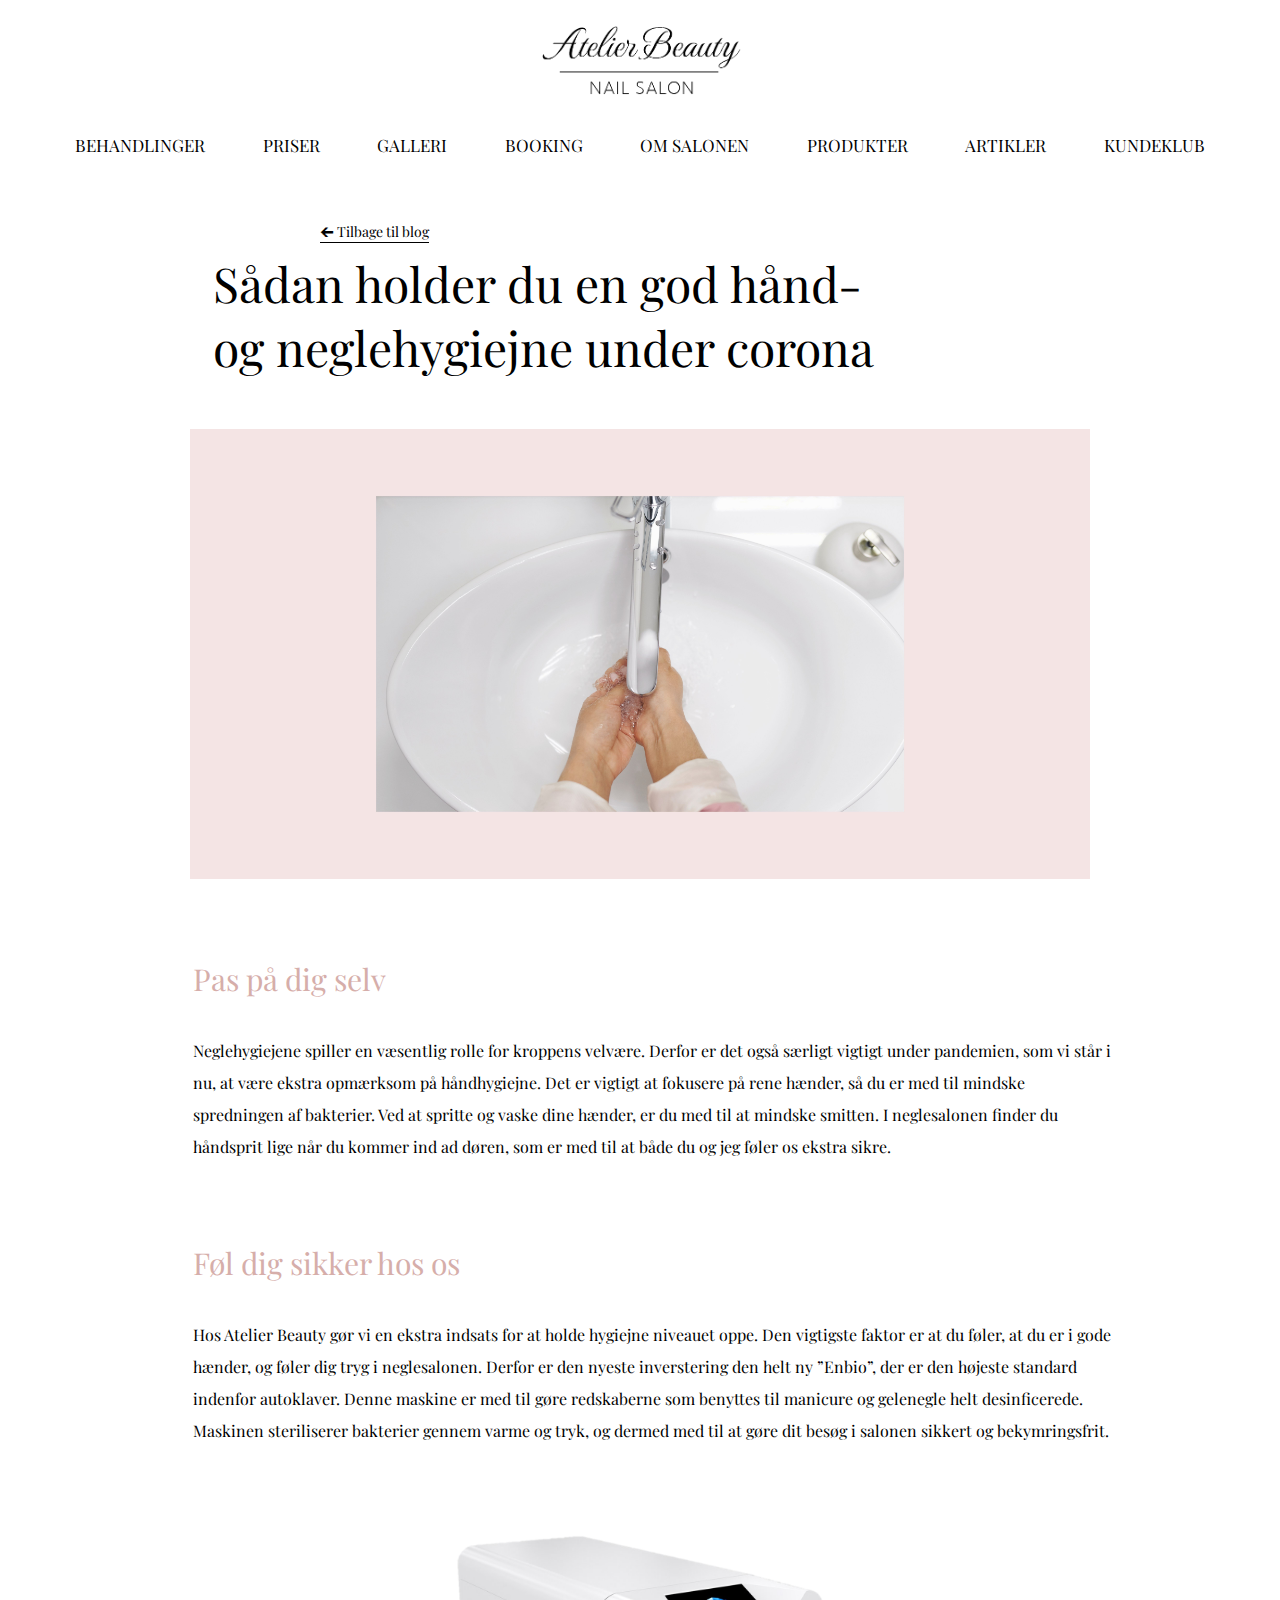
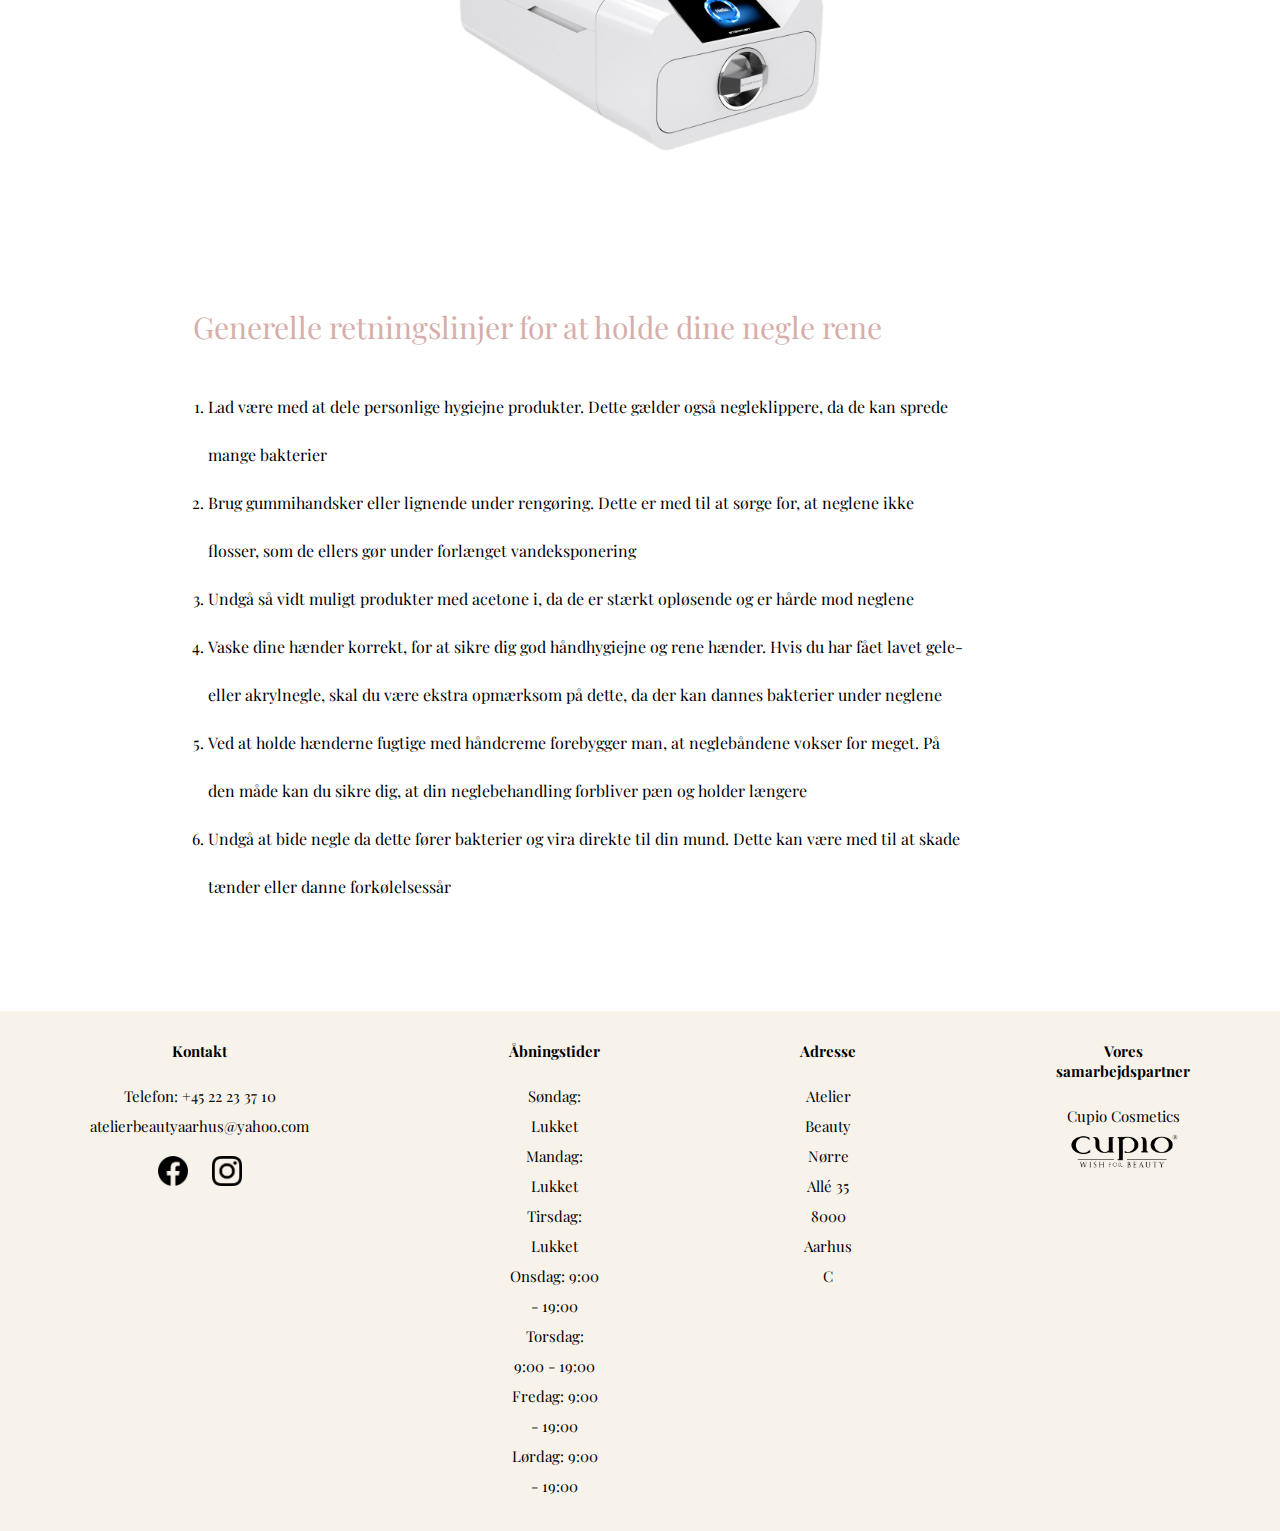
<file: artikel.html>
<!DOCTYPE html>
<html lang="da">

<head>
    <meta charset="UTF-8">
    <meta http-equiv="X-UA-Compatible" content="IE=edge">
    <meta name="viewport" content="width=device-width, initial-scale=1.0">
    <title>Atelier Beauty Aarhus | God hånd- og neglehygiejne under corona</title>
    <link rel="stylesheet" href="css/artikel.css">
</head>

<!--Burgermenu  Kilde: https://codepen.io/erikterwan/pen/EVzeRP-->

<body>
    <header>
        <nav>
            <div id="menuToggle">
                <input type="checkbox" />
                <span></span>
                <span></span>
                <span></span>
                <ul id="menu">
                    <li><a href="behandlinger.html">BEHANDLINGER
                        </a></li>
                    <li><a href="priser.html">
                            PRISER
                        </a></li>
                    <li><a href="galleri.html">
                            GALLERI
                        </a></li>
                    <li><a href="booking.html">
                            BOOKING
                        </a></li>
                    <li><a href="omsalonen.html">
                            OM SALONEN
                        </a></li>
                    <li><a href="produkter.html">
                            PRODUKTER
                        </a></li>
                    <li><a href="blog.html">
                            ARTIKLER 
                        </a></li>
                    <li><a href="kundeklub.html">
                            KUNDEKLUB
                        </a></li>
                </ul>
            </div>
        </nav>

        <!--Navigationsbar til pc skærme-->

        <a href="index.html"><img src="/img/rigtigelogo.png" class="logo" alt="logo"></a>
        <div class="topnav">
            <div id="myLinks">
                <a href="behandlinger.html">BEHANDLINGER</a>
                <a href="priser.html">PRISER</a>
                <a href="galleri.html">GALLERI</a>
                <a href="booking.html">BOOKING</a>
                <a href="omsalonen.html">OM SALONEN</a>
                <a href="produkter.html">PRODUKTER</a>
                <a href="blog.html">ARTIKLER </a>
                <a href="kundeklub.html">KUNDEKLUB</a>
            </div>
        </div>
    </header>

    <a href="blog.html" class="tilbage">🡨 Tilbage til blog</a>

    <main>
        <h1>Sådan holder du en god hånd- <br> og neglehygiejne under corona</h1>
        <img class="handvask" src="/img/corona2.jpg" alt="håndvask, hygiejne, corona">
        <div class="content">

            <!--Artikel-->
            <h2 class="title">Pas på dig selv</h2>
            <p>
                Neglehygiejene spiller en væsentlig rolle for kroppens velvære. Derfor er det også særligt vigtigt under
                pandemien, som vi står i nu, at være ekstra opmærksom på håndhygiejne. Det er vigtigt at fokusere på
                rene hænder, så du er med til mindske spredningen af bakterier.
                Ved at spritte og vaske dine hænder, er du med til at mindske smitten.
                I neglesalonen finder du håndsprit lige når du kommer ind ad døren, som er med til at både du og jeg
                føler os ekstra sikre.
            </p>


            <!--Artikel-->
            <h2 class="title">Føl dig sikker hos os</h2>
            <p>
                Hos Atelier Beauty gør vi en ekstra indsats for at holde hygiejne niveauet oppe. Den vigtigste faktor er
                at du føler, at du er i gode hænder, og føler dig tryg i neglesalonen. Derfor er den nyeste inverstering
                den helt ny ”Enbio”, der er den højeste standard indenfor autoklaver. Denne maskine er med til gøre
                redskaberne som benyttes til manicure og gelenegle helt desinficerede. Maskinen steriliserer bakterier
                gennem varme og tryk, og dermed med til at gøre dit besøg i salonen sikkert og bekymringsfrit.
            </p>


            <!--Billede af Enbio-->
            <img class="enbioartikel" src="/img/enbio.png"
                alt="enbio saniteringsredskab til høj hygiejne standard i neglesalon">

            <h2 class="title">Generelle retningslinjer for at holde dine negle rene</h2>
            <ol class="liste">
                <li>Lad være med at dele personlige hygiejne produkter. Dette gælder også negleklippere, da de kan
                    sprede mange bakterier</li>

                <li>Brug gummihandsker eller lignende under rengøring. Dette er med til at sørge for,
                    at neglene ikke flosser, som de ellers gør under forlænget vandeksponering</li>

                <li>Undgå så vidt muligt produkter med acetone i, da de er stærkt opløsende og er hårde mod
                    neglene</li>

                <li>Vaske dine hænder korrekt, for at sikre dig god håndhygiejne og rene hænder. Hvis du har fået lavet
                    gele- eller akrylnegle, skal du være ekstra opmærksom på dette, da der kan dannes bakterier
                    under neglene</li>

                <li>Ved at holde hænderne fugtige med håndcreme forebygger man, at neglebåndene vokser for meget. På den
                    måde kan du sikre dig, at din neglebehandling forbliver pæn og holder længere
                </li>

                <li>Undgå at bide negle da dette fører bakterier og vira direkte til din mund. Dette kan være med til at
                    skade tænder eller danne forkølelsessår</li>
            </ol>
        </div>
    </main>

    <!--Footer-->

    <footer>
        <ul class="footer">
            <li>
                <h2>Kontakt</h2>
                <ul class="box">
                    <li>Telefon: +45 22 23 37 10</li>
                    <li>atelierbeautyaarhus@yahoo.com</li>
                    <li>
                        <a href="https://www.facebook.com/AtelierBeautyAarhus/" target="_blank"><img
                                src="/img/fbicon.png" class="someicon" alt="facebook"></a>
                        <a href="https://www.instagram.com/atelierbeautyaarhus/" target="_blank"><img
                                src="/img/instaicon.png" class="someicon" alt="instagram"></a></li>
                </ul>
            </li>

            <li>
                <h2>Åbningstider</h2>
                <ul class="box">
                    <li>Søndag: Lukket</li>
                    <li>Mandag: Lukket</li>
                    <li>Tirsdag: Lukket</li>
                    <li>Onsdag: 9:00 - 19:00</li>
                    <li>Torsdag: 9:00 - 19:00</li>
                    <li>Fredag: 9:00 - 19:00</li>
                    <li>Lørdag: 9:00 - 19:00</li>
                </ul>
            </li>

            <li>
                <h2>Adresse</h2>
                <ul class="box">
                    <li>Atelier Beauty</li>
                    <li>Nørre Allé 35</li>
                    <li>8000 Aarhus C</li>
                </ul>
            </li>


            <li>
                <h2>Vores samarbejdspartner</h2>
                <ul class="box">
                    <li>Cupio Cosmetics</li>
                    <li>
                        <a href="https://www.cupiocosmetics.dk/" target="_blank"><img src="/img/cupiologo3.png"
                                class="cupio" alt="companylogo"></a>
                    </li>
                </ul>
            </li>
        </ul>

    </footer>
</body>

</html>
</file>
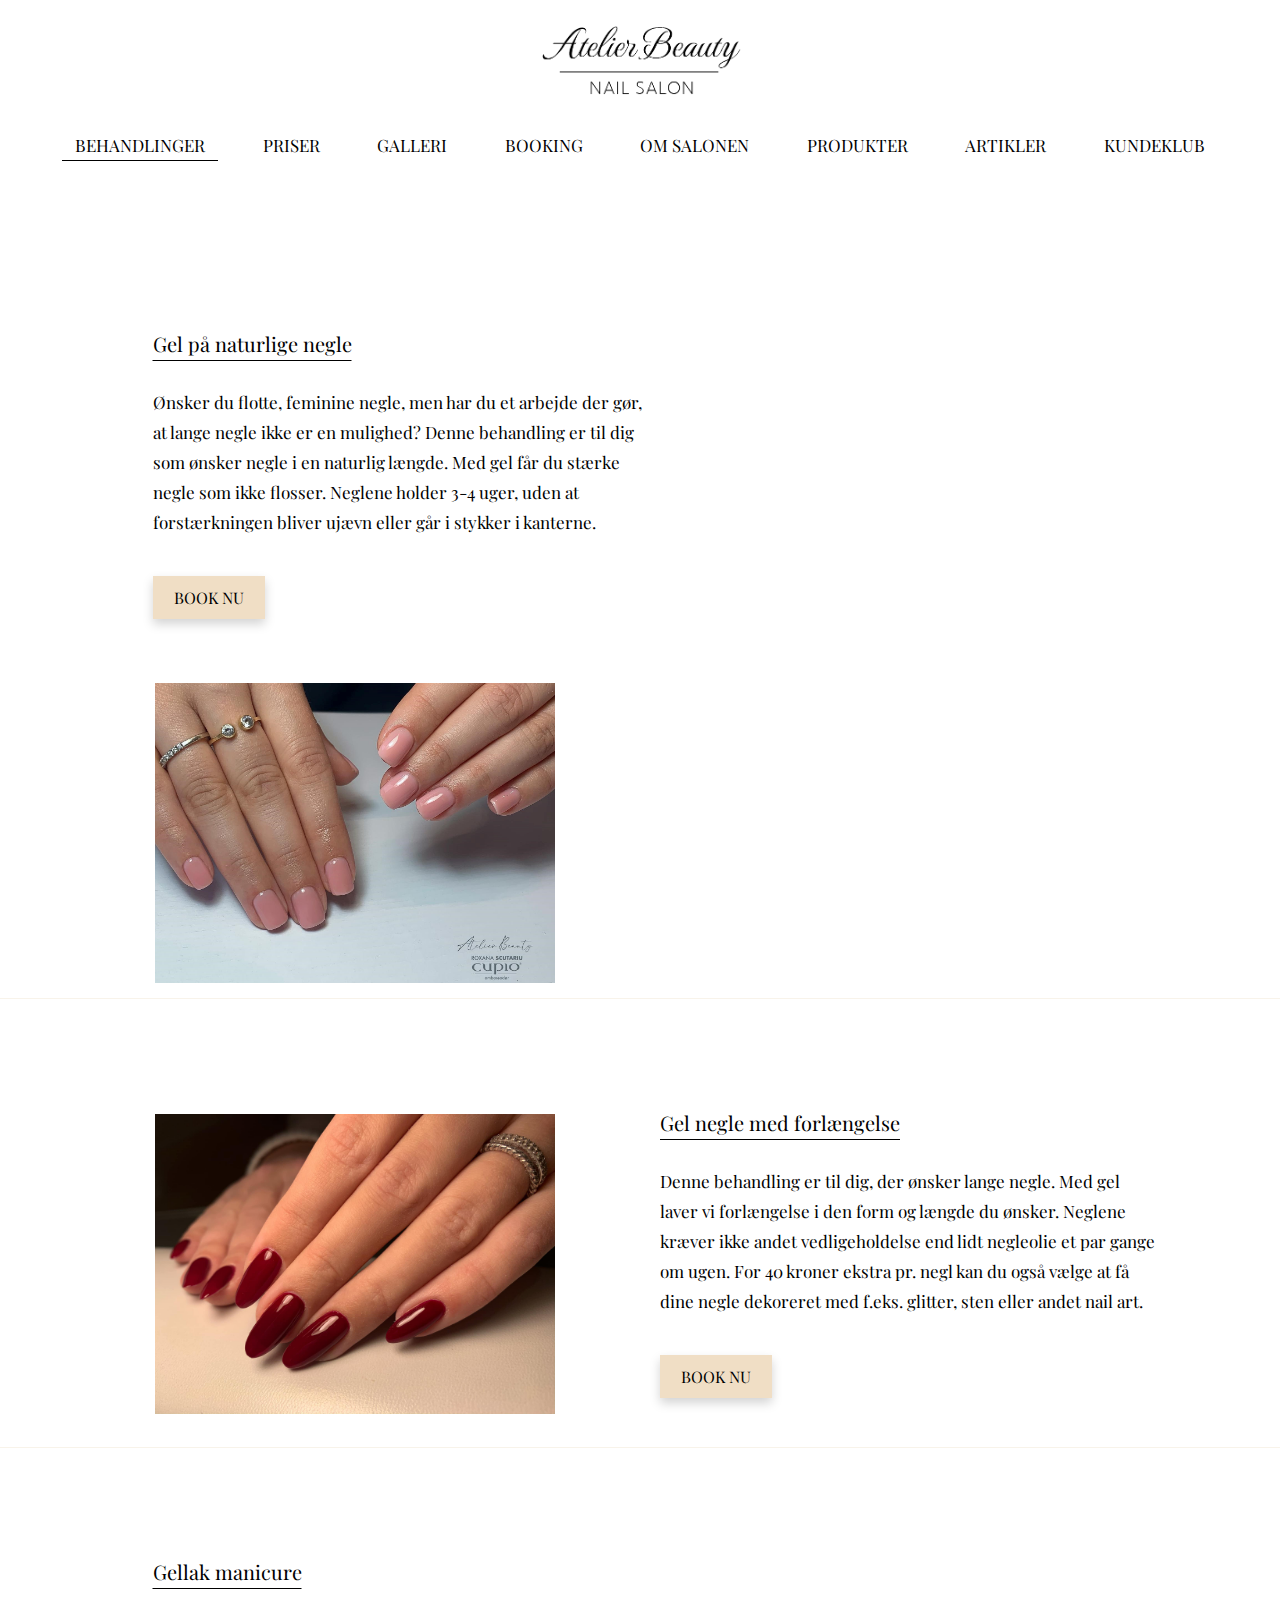
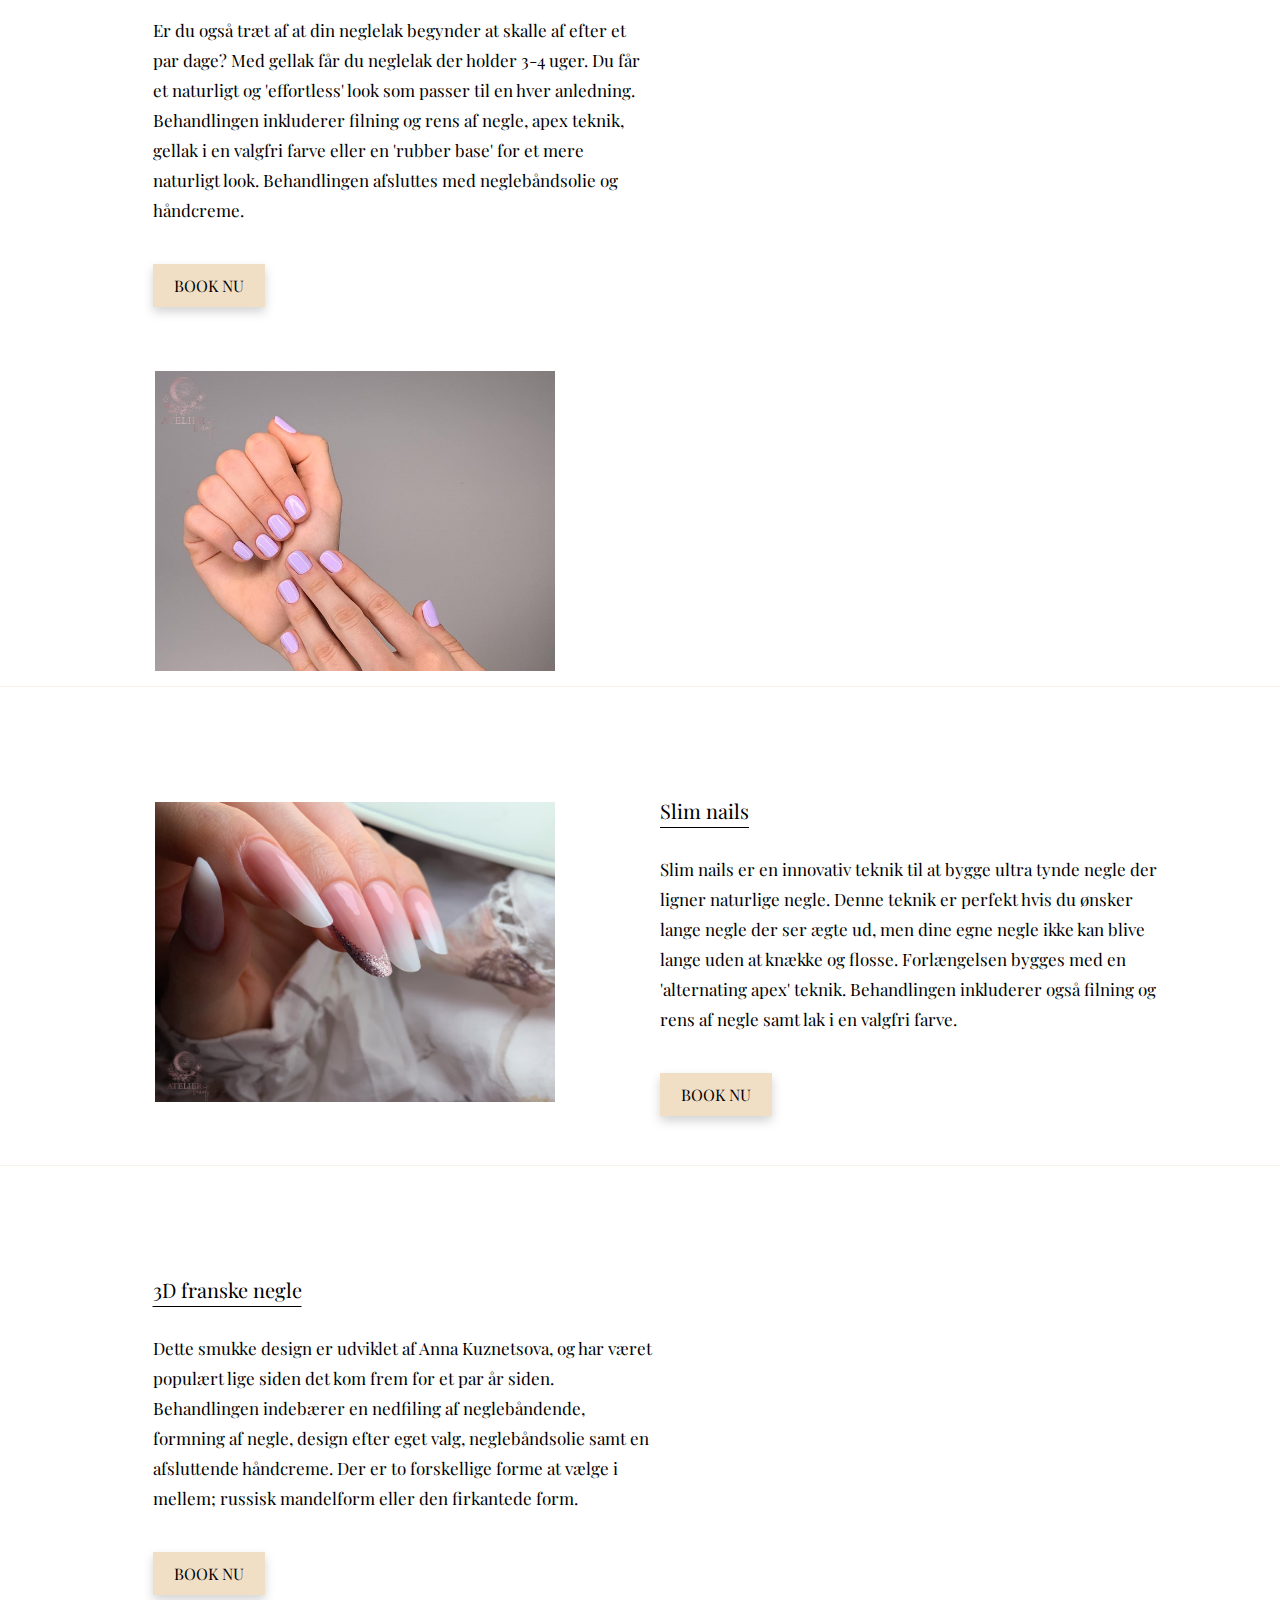
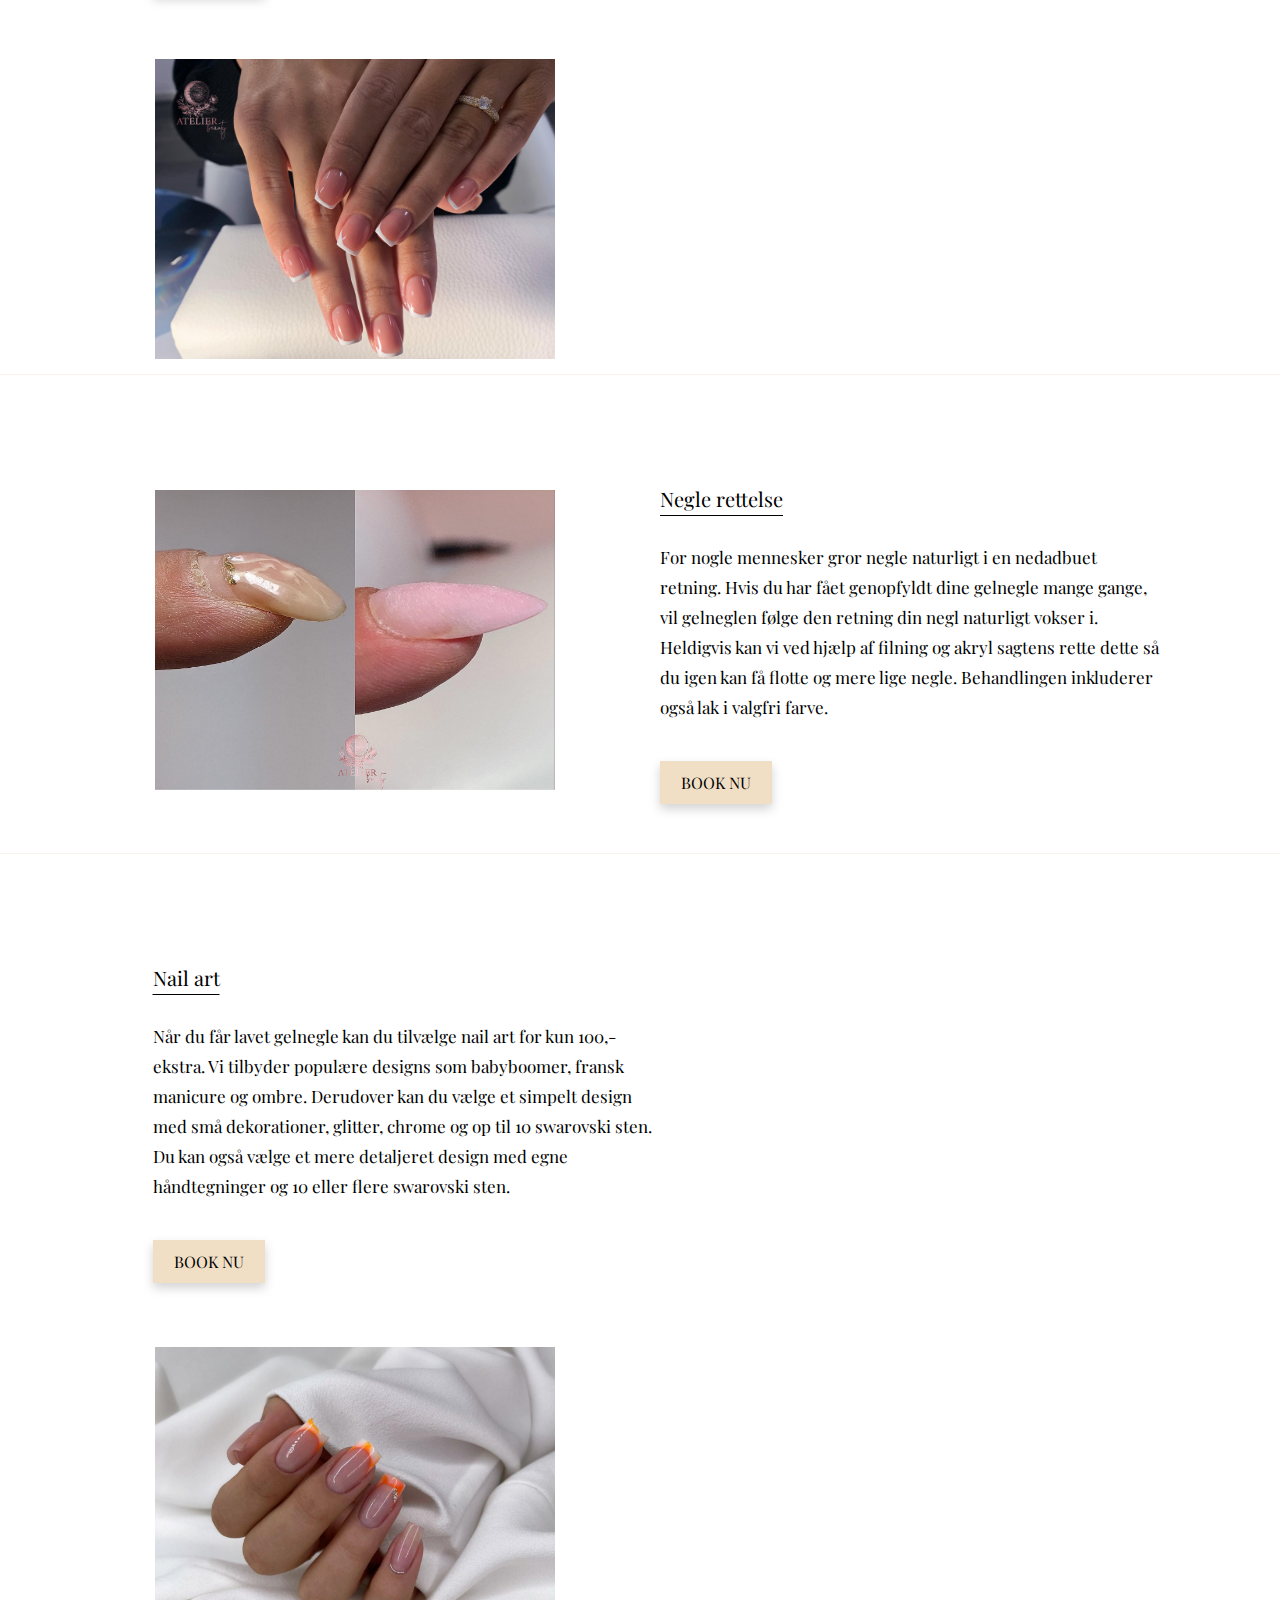
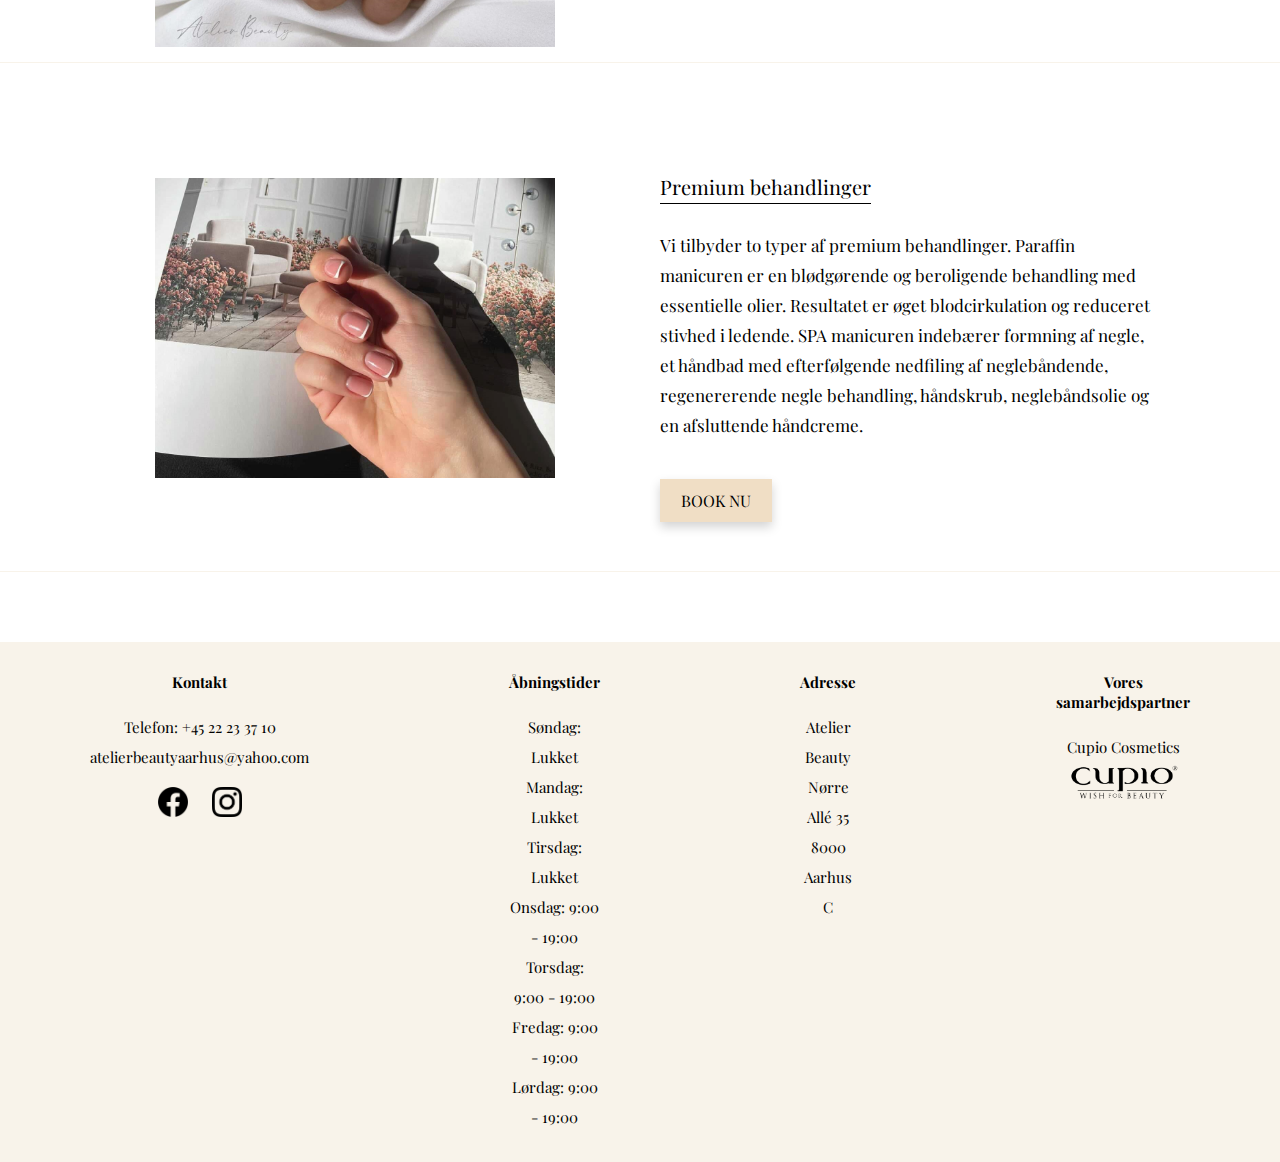
<file: behandlinger.html>
<!DOCTYPE html>
<html lang="da">

<head>
    <meta charset="UTF-8">
    <meta http-equiv="X-UA-Compatible" content="IE=edge">
    <meta name="viewport" content="width=device-width, initial-scale=1.0">
    <link rel="stylesheet" href="css/behandlinger.css">
    <title>Atelier Beauty Aarhus | Behandlinger</title>
</head>

<!--Burgermenu  Kilde: https://codepen.io/erikterwan/pen/EVzeRP-->

<body>
    <header>
        <nav>
            <div id="menuToggle">
                <input type="checkbox" />
                <span></span>
                <span></span>
                <span></span>
                <ul id="menu">
                    <li><a href="behandlinger.html">BEHANDLINGER
                        </a></li>
                    <li><a href="priser.html">
                            PRISER
                        </a></li>
                    <li><a href="galleri.html">
                            GALLERI
                        </a></li>
                    <li><a href="booking.html">
                            BOOKING
                        </a></li>
                    <li><a href="omsalonen.html">
                            OM SALONEN
                        </a></li>
                    <li><a href="produkter.html">
                            PRODUKTER
                        </a></li>
                    <li><a href="blog.html">
                            ARTIKLER
                        </a></li>
                    <li><a href="kundeklub.html">
                            KUNDEKLUB
                        </a></li>
                </ul>
            </div>
        </nav>

        <!--Navigationsbar til computerskærme-->

        <a href="index.html"><img src="/img/rigtigelogo.png" class="logo" alt="logo"></a>
        <div class="topnav">
            <div id="myLinks">
                <a href="behandlinger.html" id="understreg">BEHANDLINGER</a>
                <a href="priser.html">PRISER</a>
                <a href="galleri.html">GALLERI</a>
                <a href="booking.html">BOOKING</a>
                <a href="omsalonen.html">OM SALONEN</a>
                <a href="produkter.html">PRODUKTER</a>
                <a href="blog.html">ARTIKLER</a>
                <a href="kundeklub.html">KUNDEKLUB</a>
            </div>
        </div>
    </header>

    <!--Beskrivelser og billeder af forskellige behandlinger klinikken tilbyder-->
    <!--Layout kilde: https://lenadesign.org/2021/07/14/how-to-create-a-responsive-zig-zag-layout/-->

    <!--Behandling 1-->

    <div class="content-container">
        <div class="col-container">
            <div class="column-left">
                <h1 class="xl-font">
                    Gel på naturlige negle
                </h1>
                <h1 class="l-font">
                    Ønsker du flotte, feminine negle, men har du et arbejde der gør, at lange negle ikke er en
                    mulighed? Denne behandling er til dig som ønsker negle i en naturlig længde. Med gel får du
                    stærke negle som ikke flosser. Neglene holder 3-4 uger, uden at forstærkningen bliver ujævn
                    eller går i stykker i kanterne.
                </h1>
                <a href="booking.html" class="button">BOOK NU</a>
            </div>
            <div class="column-two">
                <img src="/img/1.jpg" class="tilt-in-right-1" width="400" alt="negle">
            </div>
        </div>
    </div>

    <!--Behandling 2-->

    <div class="content-container">
        <div class="col-container">
            <div class="column-two">
                <img src="/img/2igen.jpg" class="picture" width="400" alt="negle">
            </div>
            <div class="column-one">
                <h1 class="xl-font">
                    Gel negle med forlængelse
                </h1>
                <h1 class="l-font">
                    Denne behandling er til dig, der ønsker lange negle. Med gel laver vi forlængelse i den form og
                    længde du ønsker. Neglene kræver ikke andet vedligeholdelse end lidt negleolie et par gange om
                    ugen. For 40 kroner ekstra pr. negl kan du også vælge
                    at få dine negle dekoreret med f.eks. glitter, sten eller andet nail art.
                </h1>
                <a href="booking.html" class="button">BOOK NU</a>
            </div>
        </div>
    </div>

    <!--Behandling 3-->

    <div class="content-container">
        <div class="col-container">
            <div class="column-left">
                <h1 class="xl-font">
                    Gellak manicure
                </h1>
                <h1 class="l-font">
                    Er du også træt af at din neglelak begynder at skalle af efter et par
                    dage? Med gellak får du neglelak der holder 3-4 uger. Du får et naturligt og 'effortless' look
                    som passer til en hver anledning.
                    Behandlingen inkluderer filning og rens af negle, apex teknik, gellak i en valgfri farve eller
                    en 'rubber base' for et mere naturligt look. Behandlingen afsluttes med neglebåndsolie og
                    håndcreme.
                </h1>
                <a href="booking.html" class="button">BOOK NU</a>
            </div>
            <div class="column-two">
                <img src="/img/4.jpg" class="tilt-in-right-2" width="400" alt="negle">
            </div>
        </div>
    </div>

    <!--Behandling 4-->

    <div class="content-container">
        <div class="col-container">
            <div class="column-two">
                <img src="/img/slim.jpg" class="picture" width="400" alt="negle">
            </div>
            <div class="column-one">
                <h1 class="xl-font">
                    Slim nails
                </h1>
                <h1 class="l-font">
                    Slim nails er en innovativ teknik til at bygge ultra tynde negle der ligner naturlige negle.
                    Denne teknik er perfekt hvis du ønsker lange negle der ser ægte ud, men dine egne negle ikke kan
                    blive lange uden at knække og flosse. Forlængelsen bygges med en 'alternating apex' teknik.
                    Behandlingen inkluderer også filning og rens af negle samt lak i en valgfri farve.
                </h1>
                <a href="booking.html" class="button">BOOK NU</a>
            </div>
        </div>
    </div>

    <!--Behandling 5-->

    <div class="content-container">
        <div class="col-container">
            <div class="column-left">
                <h1 class="xl-font">
                    3D franske negle
                </h1>
                <h1 class="l-font">
                    Dette smukke design er udviklet af Anna Kuznetsova, og har været populært lige siden
                    det kom frem for et par år siden. Behandlingen indebærer en nedfiling af neglebåndende, formning
                    af negle, design efter eget valg, neglebåndsolie samt en afsluttende håndcreme. Der er to
                    forskellige forme at vælge i mellem; russisk mandelform eller den firkantede
                    form.
                </h1>
                <a href="booking.html" class="button">BOOK NU</a>
            </div>
            <div class="column-two">
                <img src="/img/french.jpg" class="picture" width="400" alt="negle">
            </div>
        </div>
    </div>

    <!--Behandling 6-->

    <div class="content-container">
        <div class="col-container">
            <div class="column-two">
                <img src="/img/buede.jpg" class="picture" width="400" alt="negle">
            </div>
            <div class="column-one">
                <h1 class="xl-font">
                    Negle rettelse
                </h1>
                <h1 class="l-font">
                    For nogle mennesker gror negle naturligt i en nedadbuet retning. Hvis du har fået genopfyldt dine
                    gelnegle mange gange, vil gelneglen følge den retning din negl naturligt vokser i. Heldigvis kan vi
                    ved hjælp af filning og akryl sagtens rette dette så du igen kan få flotte og mere lige negle.
                    Behandlingen inkluderer også lak i valgfri farve.
                </h1>
                <a href="booking.html" class="button">BOOK NU</a>
            </div>
        </div>
    </div>

    <!--Behandling 7-->

    <div class="content-container">
        <div class="col-container">
            <div class="column-left">
                <h1 class="xl-font">
                    Nail art
                </h1>
                <h1 class="l-font">
                    Når du får lavet gelnegle kan du tilvælge nail art for kun 100,- ekstra. Vi tilbyder populære
                    designs som babyboomer, fransk manicure og ombre. Derudover kan du vælge et simpelt design med små
                    dekorationer, glitter, chrome og op til 10 swarovski sten. Du kan også vælge et mere detaljeret
                    design med egne håndtegninger og 10 eller flere swarovski sten.
                </h1>
                <a href="booking.html" class="button">BOOK NU</a>
            </div>
            <div class="column-two">
                <img src="/img/8igen.jpg" class="picture" width="400" alt="negle">
            </div>
        </div>
    </div>

    <!--Behandling 8-->

    <div class="content-container">
        <div class="col-container">
            <div class="column-two">
                <img src="/img/premium.jpg" class="picture" width="400" alt="negle">
            </div>
            <div class="column-one">
                <h1 class="xl-font">
                    Premium behandlinger
                </h1>
                <h1 class="l-font">
                    Vi tilbyder to typer af premium behandlinger.
                    Paraffin manicuren er en blødgørende og beroligende behandling med essentielle olier. Resultatet
                    er øget blodcirkulation og reduceret stivhed i ledende.
                    SPA manicuren indebærer formning af negle, et håndbad med efterfølgende nedfiling af
                    neglebåndende, regenererende negle behandling, håndskrub, neglebåndsolie og en afsluttende
                    håndcreme.

                </h1>
                <a href="booking.html" class="button">BOOK NU</a>
            </div>
        </div>
    </div>

    <!--Footer-->

    <footer>
        <ul class="footer">
            <li>
                <h2>Kontakt</h2>
                <ul class="box">
                    <li>Telefon: +45 22 23 37 10</li>
                    <li>atelierbeautyaarhus@yahoo.com</li>
                    <li>
                        <a href="https://www.facebook.com/AtelierBeautyAarhus/" target="_blank"><img
                                src="/img/fbicon.png" class="someicon" alt="facebook"></a>
                        <a href="https://www.instagram.com/atelierbeautyaarhus/" target="_blank"><img
                                src="/img/instaicon.png" class="someicon" alt="instagram"></a></li>
                </ul>
            </li>

            <li>
                <h2>Åbningstider</h2>
                <ul class="box">
                    <li>Søndag: Lukket</li>
                    <li>Mandag: Lukket</li>
                    <li>Tirsdag: Lukket</li>
                    <li>Onsdag: 9:00 - 19:00</li>
                    <li>Torsdag: 9:00 - 19:00</li>
                    <li>Fredag: 9:00 - 19:00</li>
                    <li>Lørdag: 9:00 - 19:00</li>
                </ul>
            </li>

            <li>
                <h2>Adresse</h2>
                <ul class="box">
                    <li>Atelier Beauty</li>
                    <li>Nørre Allé 35</li>
                    <li>8000 Aarhus C</li>
                </ul>
            </li>


            <li>
                <h2>Vores samarbejdspartner</h2>
                <ul class="box">
                    <li>Cupio Cosmetics</li>
                    <li>
                        <a href="https://www.cupiocosmetics.dk/" target="_blank"><img src="/img/cupiologo3.png"
                                class="cupio" alt="companylogo"></a>
                    </li>
                </ul>
            </li>
        </ul>

    </footer>
</body>

</html>
</file>
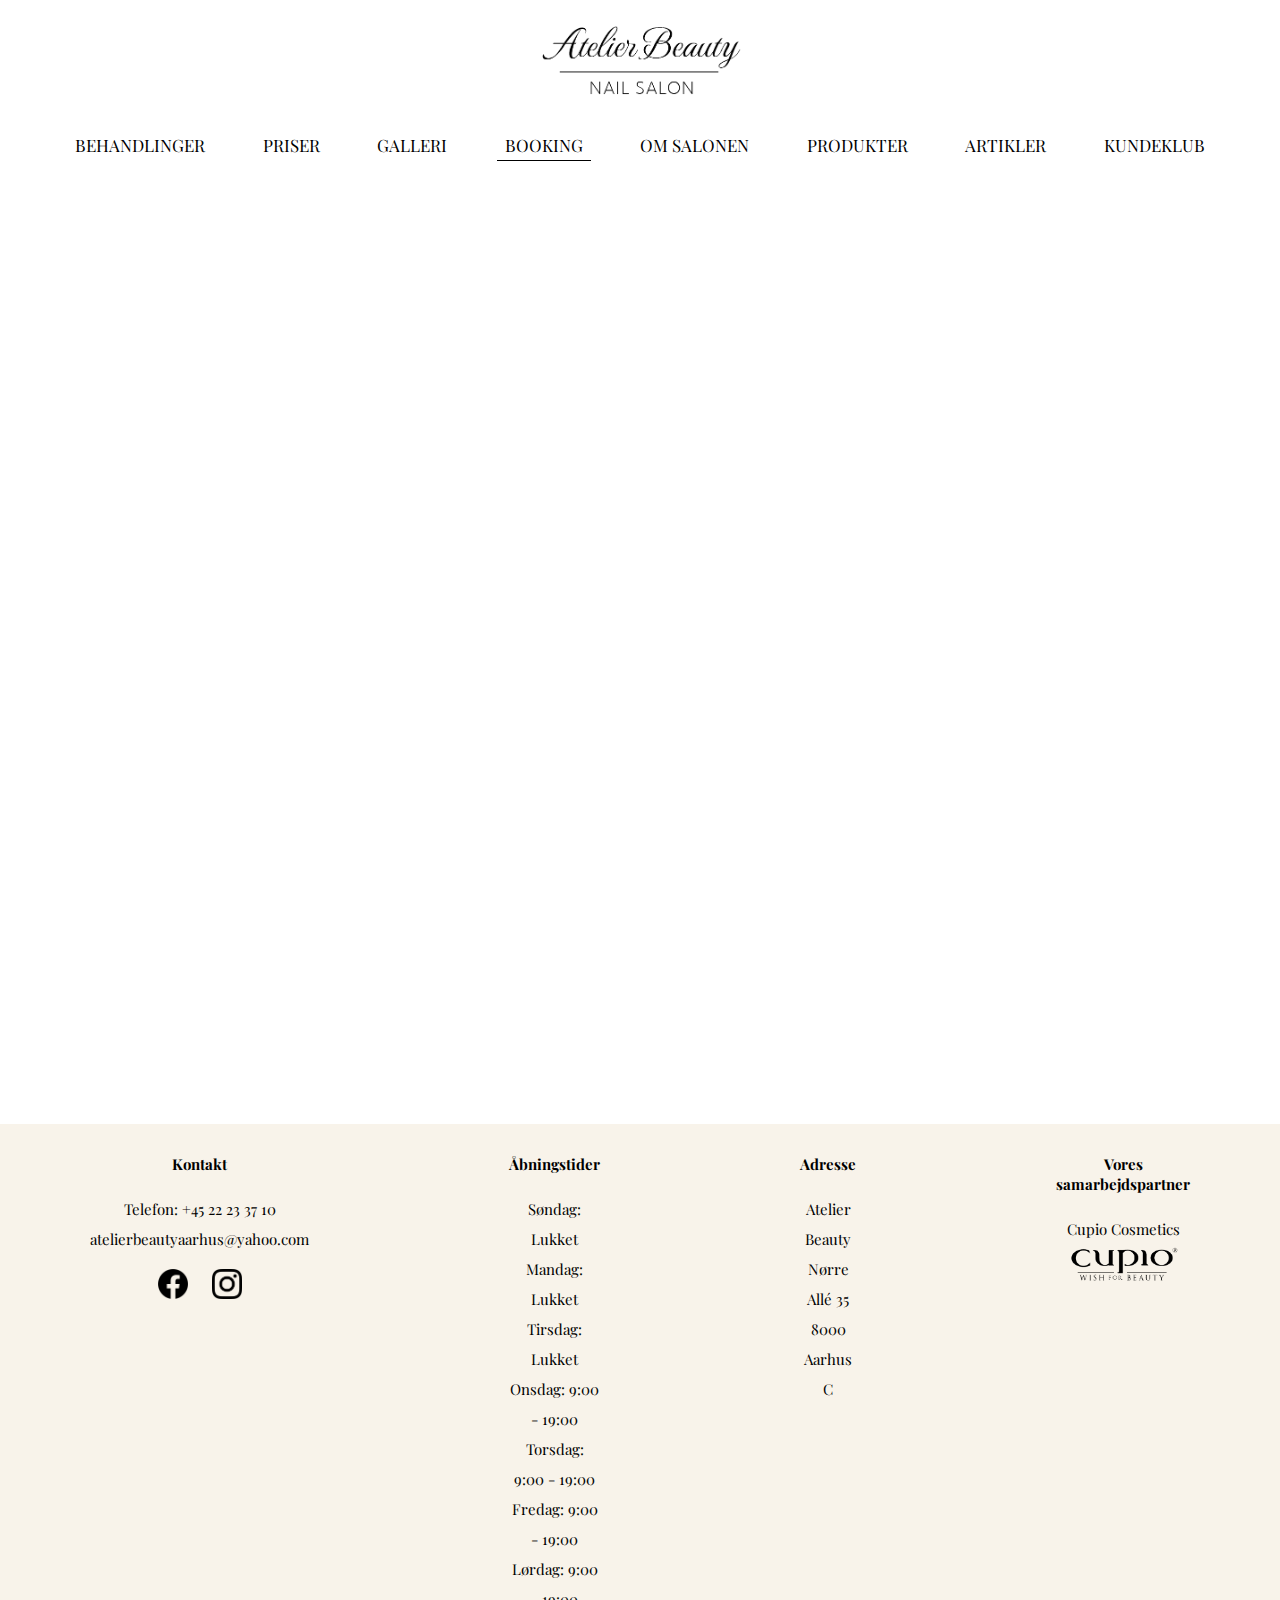
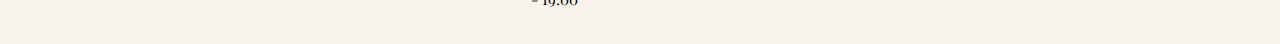
<file: booking.html>
<!DOCTYPE html>
<html lang="da">

<head>
    <meta charset="UTF-8">
    <meta http-equiv="X-UA-Compatible" content="IE=edge">
    <meta name="viewport" content="width=device-width, initial-scale=1.0">
    <title>Atelier Beauty Aarhus | Booking</title>
    <link rel="stylesheet" href="css/booking.css">
    <link href="https://fonts.googleapis.com/css2?family=Allison&display=swap" rel="stylesheet">
</head>

<!--Burgermenu  Kilde: https://codepen.io/erikterwan/pen/EVzeRP-->

<body>
    <header>
        <nav>
            <div id="menuToggle">
                <input type="checkbox" />
                <span></span>
                <span></span>
                <span></span>
                <ul id="menu">
                    <li><a href="behandlinger.html">BEHANDLINGER
                        </a></li>
                    <li><a href="priser.html">
                            PRISER
                        </a></li>
                    <li><a href="galleri.html">
                            GALLERI
                        </a></li>
                    <li><a href="booking.html">
                            BOOKING
                        </a></li>
                    <li><a href="omsalonen.html">
                            OM SALONEN
                        </a></li>
                    <li><a href="produkter.html">
                            PRODUKTER
                        </a></li>
                    <li><a href="blog.html">
                            ARTIKLER
                        </a></li>
                    <li><a href="kundeklub.html">
                            KUNDEKLUB
                        </a></li>
                </ul>
            </div>
        </nav>

        <!--Navigationsbar til pc-->

        <a href="index.html"><img src="/img/rigtigelogo.png" class="logo" alt="logo"></a>
        <div class="topnav">
            <div class="topnav">
                <div id="myLinks">
                    <a href="behandlinger.html">BEHANDLINGER</a>
                    <a href="priser.html">PRISER</a>
                    <a href="galleri.html">GALLERI</a>
                    <a href="booking.html" id="understreg">BOOKING</a>
                    <a href="omsalonen.html">OM SALONEN</a>
                    <a href="produkter.html">PRODUKTER</a>
                    <a href="blog.html">ARTIKLER</a>
                    <a href="kundeklub.html">KUNDEKLUB</a>
                </div>
            </div>
        </div>
    </header>

    <!--Embedded bookingside fra planway-->

    <iframe src="https://niko.planway.com" height="900" frameBorder="0" scrolling="no"></iframe>

    <!--Footer-->

    <footer>
        <ul class="footer">
            <li>
                <h2>Kontakt</h2>
                <ul class="box">
                    <li>Telefon: +45 22 23 37 10</li>
                    <li>atelierbeautyaarhus@yahoo.com</li>
                    <li>
                        <a href="https://www.facebook.com/AtelierBeautyAarhus/" target="_blank"><img
                                src="/img/fbicon.png" class="someicon" alt="facebook"></a>
                        <a href="https://www.instagram.com/atelierbeautyaarhus/" target="_blank"><img
                                src="/img/instaicon.png" class="someicon" alt="instagram"></a></li>
                </ul>
            </li>

            <li>
                <h2>Åbningstider</h2>
                <ul class="box">
                    <li>Søndag: Lukket</li>
                    <li>Mandag: Lukket</li>
                    <li>Tirsdag: Lukket</li>
                    <li>Onsdag: 9:00 - 19:00</li>
                    <li>Torsdag: 9:00 - 19:00</li>
                    <li>Fredag: 9:00 - 19:00</li>
                    <li>Lørdag: 9:00 - 19:00</li>
                </ul>
            </li>

            <li>
                <h2>Adresse</h2>
                <ul class="box">
                    <li>Atelier Beauty</li>
                    <li>Nørre Allé 35</li>
                    <li>8000 Aarhus C</li>
                </ul>
            </li>


            <li>
                <h2>Vores samarbejdspartner</h2>
                <ul class="box">
                    <li>Cupio Cosmetics</li>
                    <li>
                        <a href="https://www.cupiocosmetics.dk/" target="_blank"><img src="/img/cupiologo3.png"
                                class="cupio" alt="companylogo"></a>
                    </li>
                </ul>
            </li>
        </ul>

    </footer>
</body>

</html>
</file>
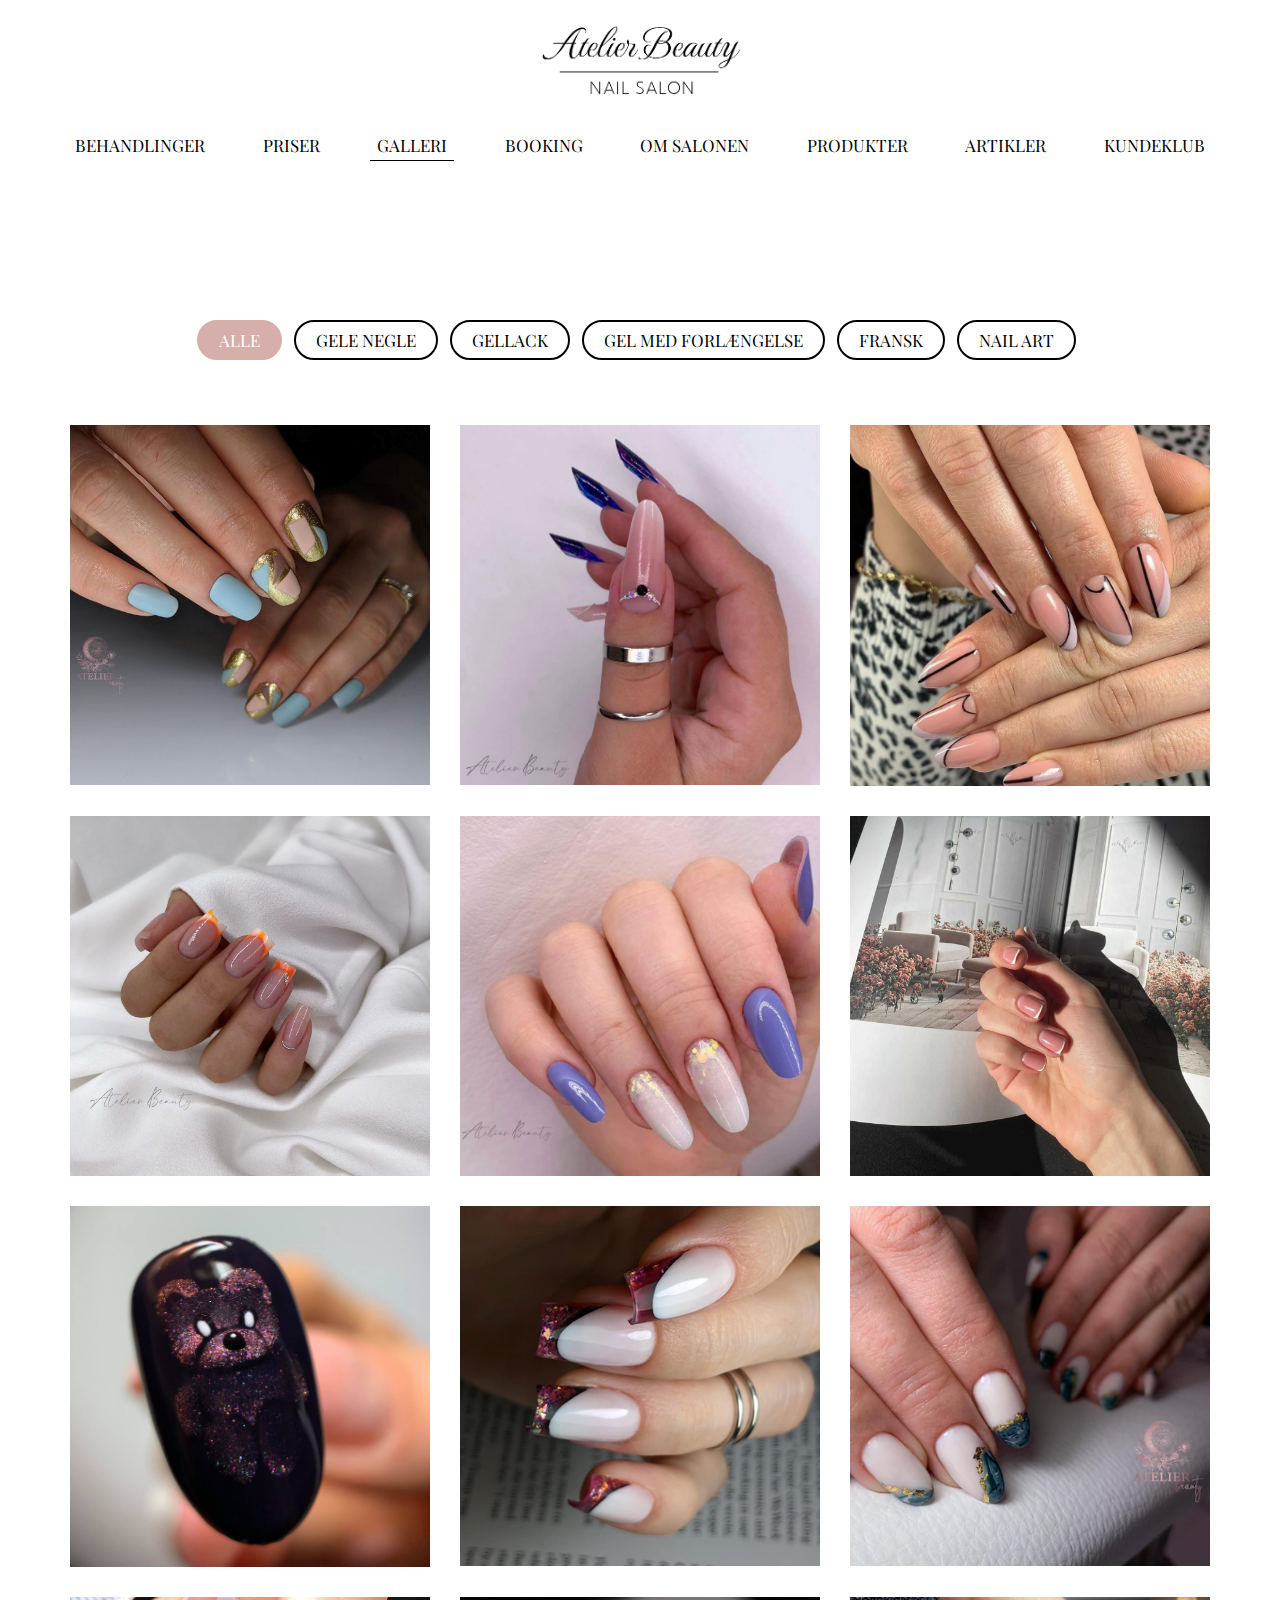
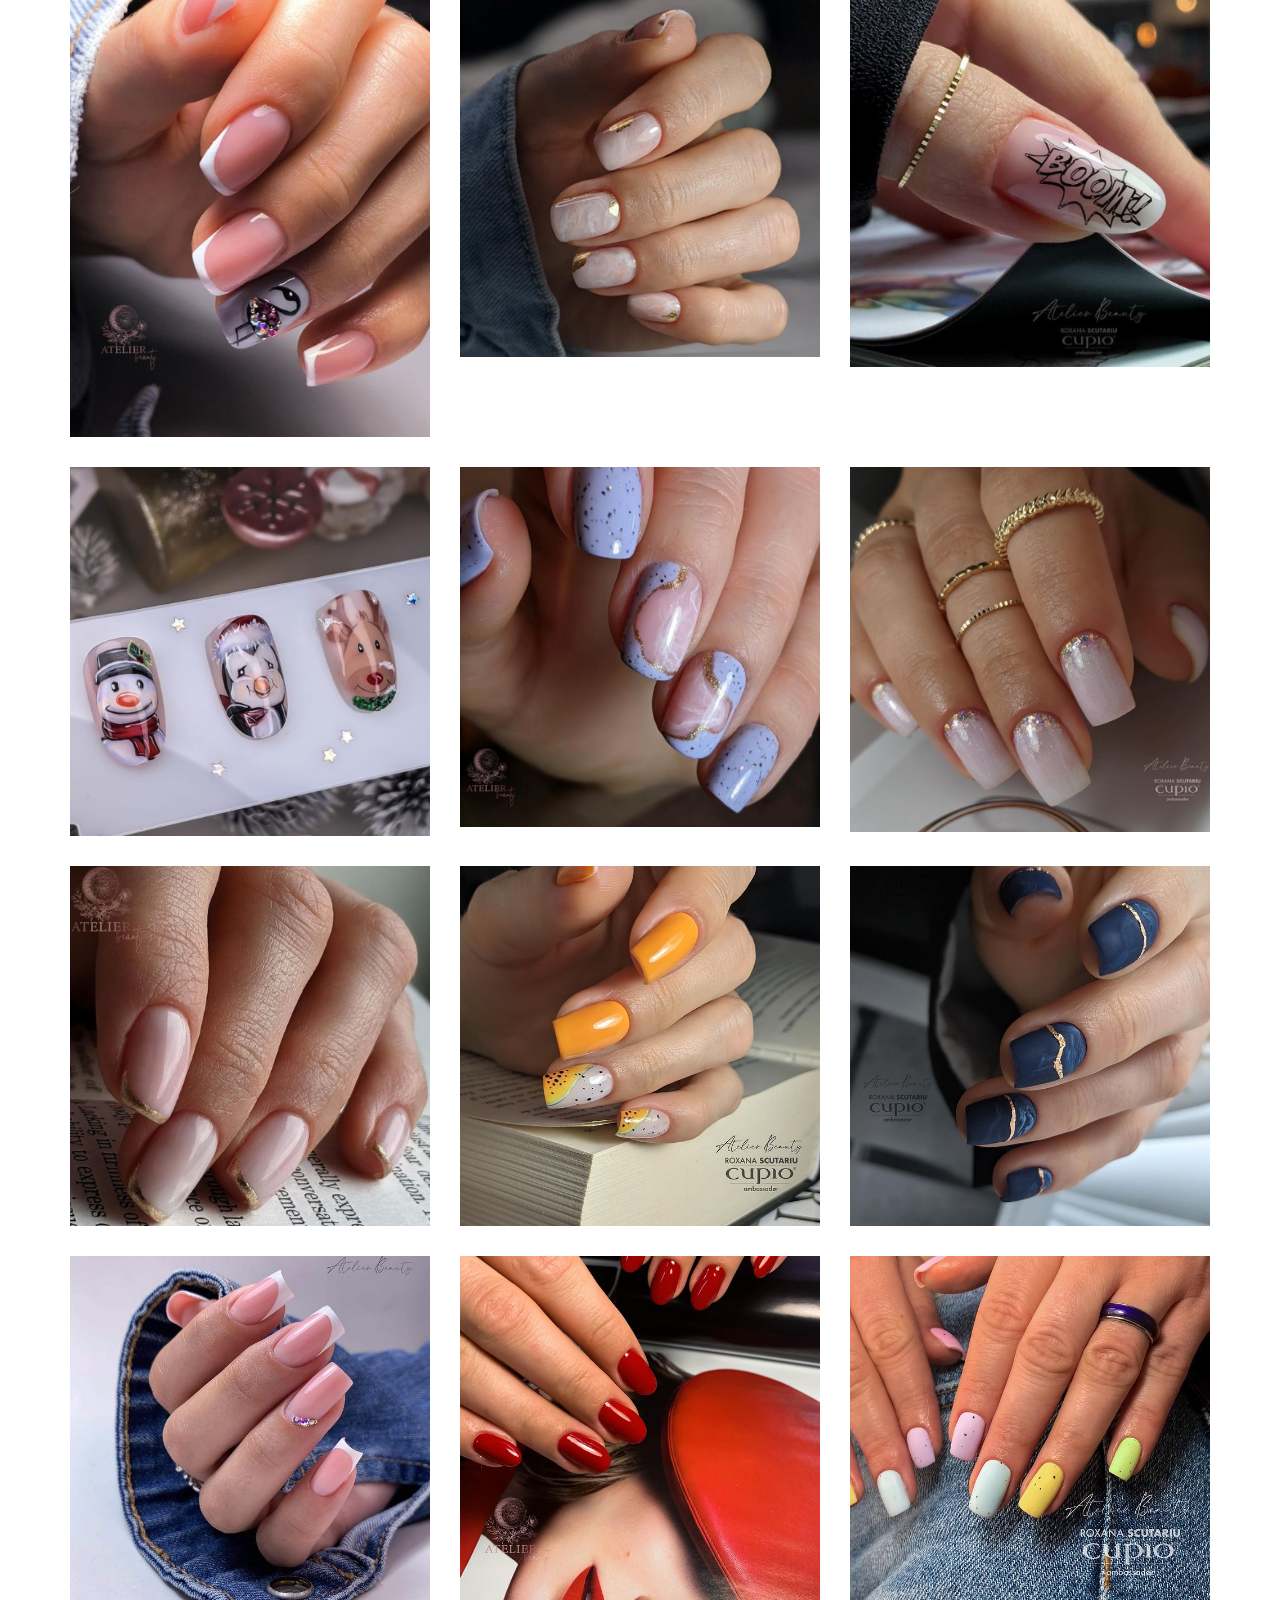
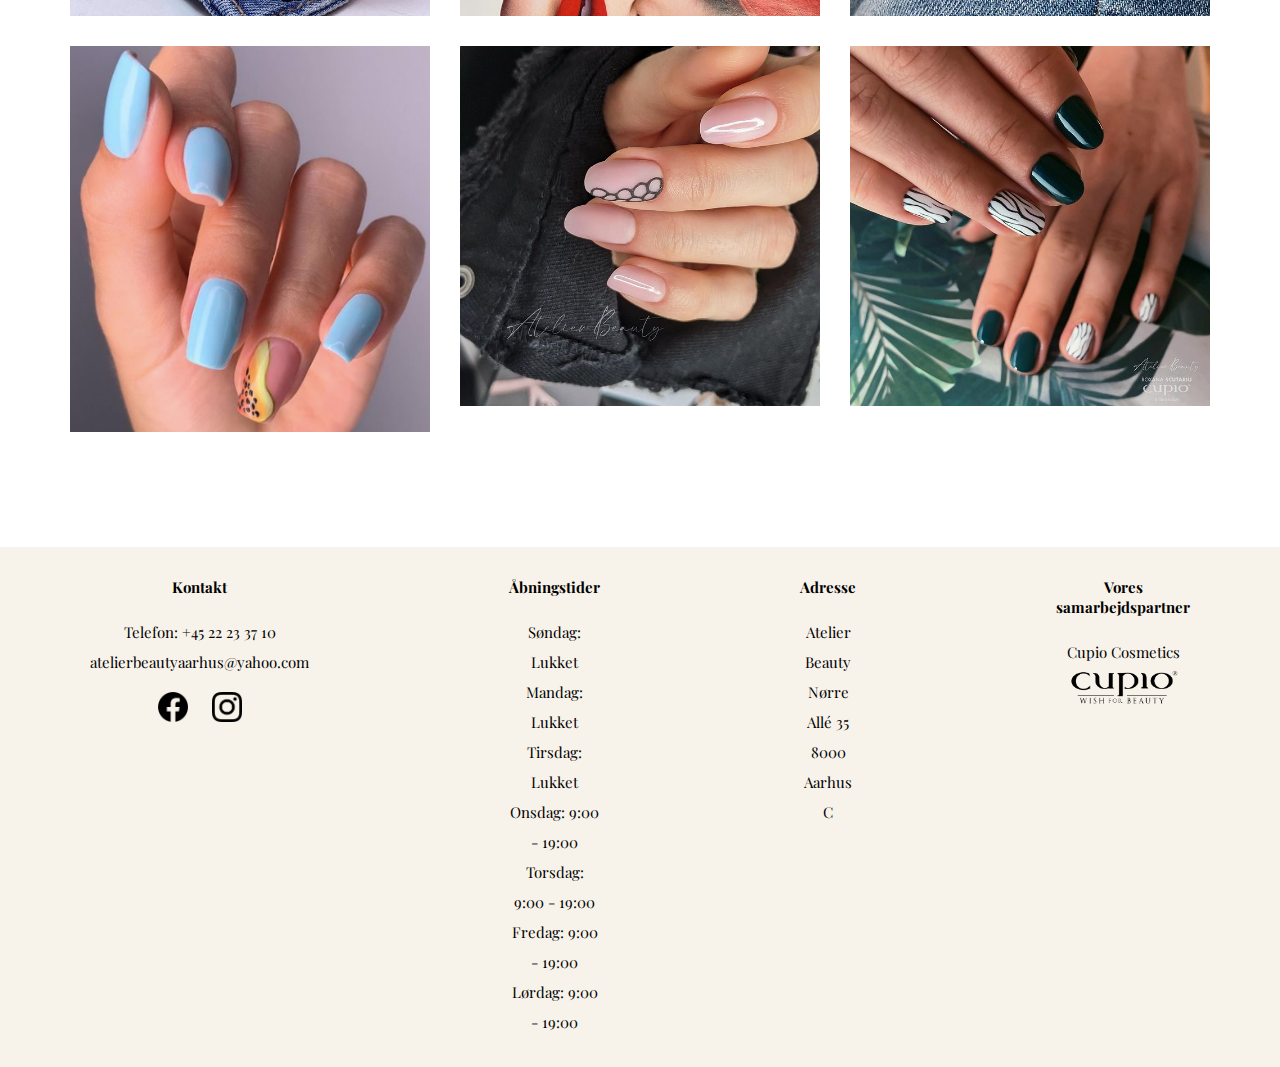
<file: galleri.html>
<!DOCTYPE html>
<html lang="da">

<head>
  <meta charset="UTF-8">
  <meta http-equiv="X-UA-Compatible" content="IE=edge">
  <meta name="viewport" content="width=device-width, initial-scale=1.0">
  <title>Atelier Beauty Aarhus | Galleri</title>
  <link rel="stylesheet" href="css/galleri.css">
  <link rel="preconnect" href="https://fonts.googleapis.com">
</head>

<!--Burgermenu til mobil-->

<body>
  <header>
    <nav>
      <div id="menuToggle">
        <input type="checkbox" />
        <span></span>
        <span></span>
        <span></span>
        <ul id="menu">
          <li><a href="behandlinger.html">BEHANDLINGER
            </a></li>
          <li><a href="priser.html">
              PRISER
            </a></li>
          <li><a href="galleri.html">
              GALLERI
            </a></li>
          <li><a href="booking.html">
              BOOKING
            </a></li>
          <li><a href="omsalonen.html">
              OM SALONEN
            </a></li>
          <li><a href="produkter.html">
              PRODUKTER
            </a></li>
          <li><a href="blog.html">
              ARTIKLER
            </a></li>
          <li><a href="kundeklub.html">
              KUNDEKLUB
            </a></li>
        </ul>
      </div>
    </nav>

    <!--Navigationbar til pc-->

    <a href="index.html"><img src="/img/rigtigelogo.png" class="logo" alt="logo"></a>
    <div class="topnav">
      <div id="myLinks">
        <a href="behandlinger.html">BEHANDLINGER</a>
        <a href="priser.html">PRISER</a>
        <a href="galleri.html" id="understreg">GALLERI</a>
        <a href="booking.html">BOOKING</a>
        <a href="omsalonen.html">OM SALONEN</a>
        <a href="produkter.html">PRODUKTER</a>
        <a href="blog.html">ARTIKLER </a>
        <a href="kundeklub.html">KUNDEKLUB</a>
      </div>
    </div>

  </header>

  <!--Galleri-->

  <section class="gallery">
    <div class="container">

      <!--Galleri kategorier-->

      <div class="row">
        <div class="gallery-filter">
          <span class="filter-item active" data-filter="all">alle</span>
          <span class="filter-item" data-filter="gelnails">Gele negle</span>
          <span class="filter-item" data-filter="gellack">Gellack</span>
          <span class="filter-item" data-filter="extension">Gel med forlængelse</span>
          <span class="filter-item" data-filter="fransk">fransk</span>
          <span class="filter-item" data-filter="nailart">Nail art</span>
        </div>
      </div>

      <div class="row">

        <!--Galleri billede 1-->
        <div class="gallery-item startbillede">
          <div class="gallery-item-inner">
            <img src="/img/startbillede.jpg" alt="Negle billedegalleri">

          </div>
          <div class="text_block">Forlængelse 700,- + 70,- pr. negl med motiv</div>
        </div>
        <!--Galleri billede 2-->
        <div class="gallery-item extension">
          <div class="gallery-item-inner">
            <img src="/img/extension1.jpg" alt="gelnegle forlængelses tipper"></div>
          <div class="text_block">Lange tipper: 800,- +10,- for swarovski sten</div>

        </div>
        <!--Galleri billede 3-->
        <div class="gallery-item gelnails">
          <div class="gallery-item-inner">
            <img src="/img/gelmanicure1.jpg" alt="gelnegle med motiv"></div>
          <div class="text_block">Medium længde 700,- simpel nailart 40,- per negl</div>

        </div>
        <!--Galleri billede 4-->
        <div class="gallery-item fransk">
          <div class="gallery-item-inner">
            <img src="/img/fransk3.jpg" alt="franske negle orange farvede tip"></div>
          <div class="text_block">Gel manicure, franske tipper +100,- </div>

        </div>
        <!--Galleri billede 5-->
        <div class="gallery-item extension">
          <div class="gallery-item-inner">
            <img src="/img/extension2.jpg" alt="negle med forlængelse"> </div>
          <div class="text_block">Medium længde: 700,- ombre look +100,-</div>

        </div>
        <!--Galleri billede 6-->
        <div class="gallery-item fransk">
          <div class="gallery-item-inner">
            <img src="/img/fransk2.jpg" alt="fransk negle simpel"></div>
          <div class="text_block">Naturligt look 450,-</div>

        </div>
        <!--Galleri billede 7-->

        <div class="gallery-item nailart">
          <div class="gallery-item-inner">
            <img src="/img/nailart1.jpg" alt="nailart"> </div>
          <div class="text_block">Detaljeret nailart, skriv for mere infomation</div>

        </div>
        <!--Galleri billede 8-->
        <div class="gallery-item fransk">
          <div class="gallery-item-inner">
            <img src="/img/fransk1.jpg" alt="franske negle glimmer tip"> </div>
          <div class="text_block">3D franske negle 1500,-</div>

        </div>
        <!--Galleri billede 9-->
        <div class="gallery-item gellack">
          <div class="gallery-item-inner">
            <img src="/img/gellack1.jpg" alt="gellack negle med motiv og guld"></div>
          <div class="text_block">Gellack 500,- marmor design + 40kr pr. negl</div>

        </div>
        <!--Galleri billede 10-->
        <div class="gallery-item nailart">
          <div class="gallery-item-inner">
            <img src="/img/nailart2.jpg" alt="nailart"></div>
          <div class="text_block">Kompleks, håndtegnet 70,- pr. negl + 10,- pr. sten</div>

        </div>

        <!--Galleri billede 11-->
        <div class="gallery-item gellack">
          <div class="gallery-item-inner">
            <img src="/img/gellack2.jpg" alt="gellack med marble effect"></div>
          <div class="text_block">Gellack 500,- guld design + 40kr pr. negl</div>

        </div>
        <!--Galleri billede 12-->
        <div class="gallery-item extension">
          <div class="gallery-item-inner">
            <img src="/img/extension3.jpg" alt="negle med forlængelse"></div>
          <div class="text_block">Simpel nailart med stempel 40,- per negl</div>

        </div>
        <!--Galleri billede 13-->

        <div class="gallery-item nailart">
          <div class="gallery-item-inner">
            <img src="/img/nailart3.jpg" alt="nailart"></div>
          <div class="text_block">Detaljeret nailart, skriv for mere information</div>



        </div>

        <!--Galleri billede 14-->
        <div class="gallery-item gellack">

          <div class="gallery-item-inner">
            <img src="/img/gellack3.jpg" alt="gellack med marble effect"> </div>

          <div class="text_block">Korte gele negle 600,- + gulddetaljer 40,- pr. negl</div>


        </div>
        <!--Galleri billede 15-->
        <div class="gallery-item gelnails">
          <div class="gallery-item-inner">
            <img src="/img/gelmanicure2.jpg" alt="gelnegle med motiv"></div>
          <div class="text_block">Gele på naturlige negle medium længde 700,-</div>

        </div>
        <!--Galleri billede 16-->
        <div class="gallery-item fransk">
          <div class="gallery-item-inner">
            <img src="/img/fransk4.jpg" alt="franske negle orange farvede tip"></div>
          <div class="text_block">Medium gele negle, franske negle +100,-</div>

        </div>
        <!--Galleri billede 17-->
        <div class="gallery-item gelnails">
          <div class="gallery-item-inner">
            <img src="/img/gelmanicure3.jpg" alt="gelnegle med motiv"></div>
          <div class="text_block">Medium gele negle, detaljeret nailairt 70,- pr. negl</div>

        </div>
        <!--Galleri billede 18-->
        <div class="gallery-item gelnails">
          <div class="gallery-item-inner">
            <img src="/img/gelmanicure4.jpg" alt="gelnegle med motiv"></div>
          <div class="text_block">Medium gele negle, detaljeret nailairt 70,- pr. negl</div>

        </div>
        <!--Galleri billede 19-->
        <div class="gallery-item fransk">
          <div class="gallery-item-inner">
            <img src="/img/fransk5.jpg" alt="franske negle orange farvede tip"></div>
          <div class="text_block">3D franske negle, firkantet tip 1500,- +10 pr. sten</div>

        </div>
        <!--Galleri billede 20-->
        <div class="gallery-item gelnails">
          <div class="gallery-item-inner">
            <img src="/img/gelmanicure5.jpg" alt="gelnegle med motiv"></div>
          <div class="text_block">Gele på naturlige negle 700,-</div>

        </div>
        <!--Galleri billede 21-->
        <div class="gallery-item extension">
          <div class="gallery-item-inner">
            <img src="/img/extension4.jpg" alt="negle med forlængelse"> </div>
          <div class="text_block">Medium forlængelses tipper 700,-</div>

        </div>
        <!--Galleri billede 22-->




        <div class="gallery-item nailart">

          <div class="gallery-item-inner">

            <img src="/img/nailart4.jpg" alt="nailart"></div>

          <div class="text_block">Simpel nailarthåndtegnet motiv 70,- per negl</div>


        </div>



        <!--Galleri billede 23-->
        <div class="gallery-item gelnails">
          <div class="gallery-item-inner">
            <img src="/img/gelmanicure6.jpg" alt="gelnegle med motiv"></div>
          <div class="text_block">Håndtegnet design 70,- pr negl</div>


        </div>



        <!--Galleri billede 24-->
        <div class="gallery-item gelnails">
          <div class="gallery-item-inner">
            <img src="/img/gelmanicure7.jpg" alt="gelnegle med motiv"></div>
          <div class="text_block">Gele naturlige negle + 70,- detaljeret motiv</div>

        </div>
      </div>
    </div>
  </section>




  <!--Footer-->

  <footer>
    <ul class="footer">
      <li>
        <h2>Kontakt</h2>
        <ul class="box">
          <li>Telefon: +45 22 23 37 10</li>
          <li>atelierbeautyaarhus@yahoo.com</li>
          <li>
            <a href="https://www.facebook.com/AtelierBeautyAarhus/" target="_blank"><img src="/img/fbicon.png"
                class="someicon" alt="facebook"></a>
            <a href="https://www.instagram.com/atelierbeautyaarhus/" target="_blank"><img src="/img/instaicon.png"
                class="someicon" alt="instagram"></a></li>
        </ul>
      </li>

      <li>
        <h2>Åbningstider</h2>
        <ul class="box">
          <li>Søndag: Lukket</li>
          <li>Mandag: Lukket</li>
          <li>Tirsdag: Lukket</li>
          <li>Onsdag: 9:00 - 19:00</li>
          <li>Torsdag: 9:00 - 19:00</li>
          <li>Fredag: 9:00 - 19:00</li>
          <li>Lørdag: 9:00 - 19:00</li>
        </ul>
      </li>

      <li>
        <h2>Adresse</h2>
        <ul class="box">
          <li>Atelier Beauty</li>
          <li>Nørre Allé 35</li>
          <li>8000 Aarhus C</li>
        </ul>
      </li>


      <li>
        <h2>Vores samarbejdspartner</h2>
        <ul class="box">
          <li>Cupio Cosmetics</li>
          <li>
            <a href="https://www.cupiocosmetics.dk/" target="_blank"><img src="/img/cupiologo3.png" class="cupio"
                alt="companylogo"></a>
          </li>
        </ul>
      </li>
    </ul>

  </footer>
  <script src="js/galleri.js"></script>
</body>

</html>
</file>
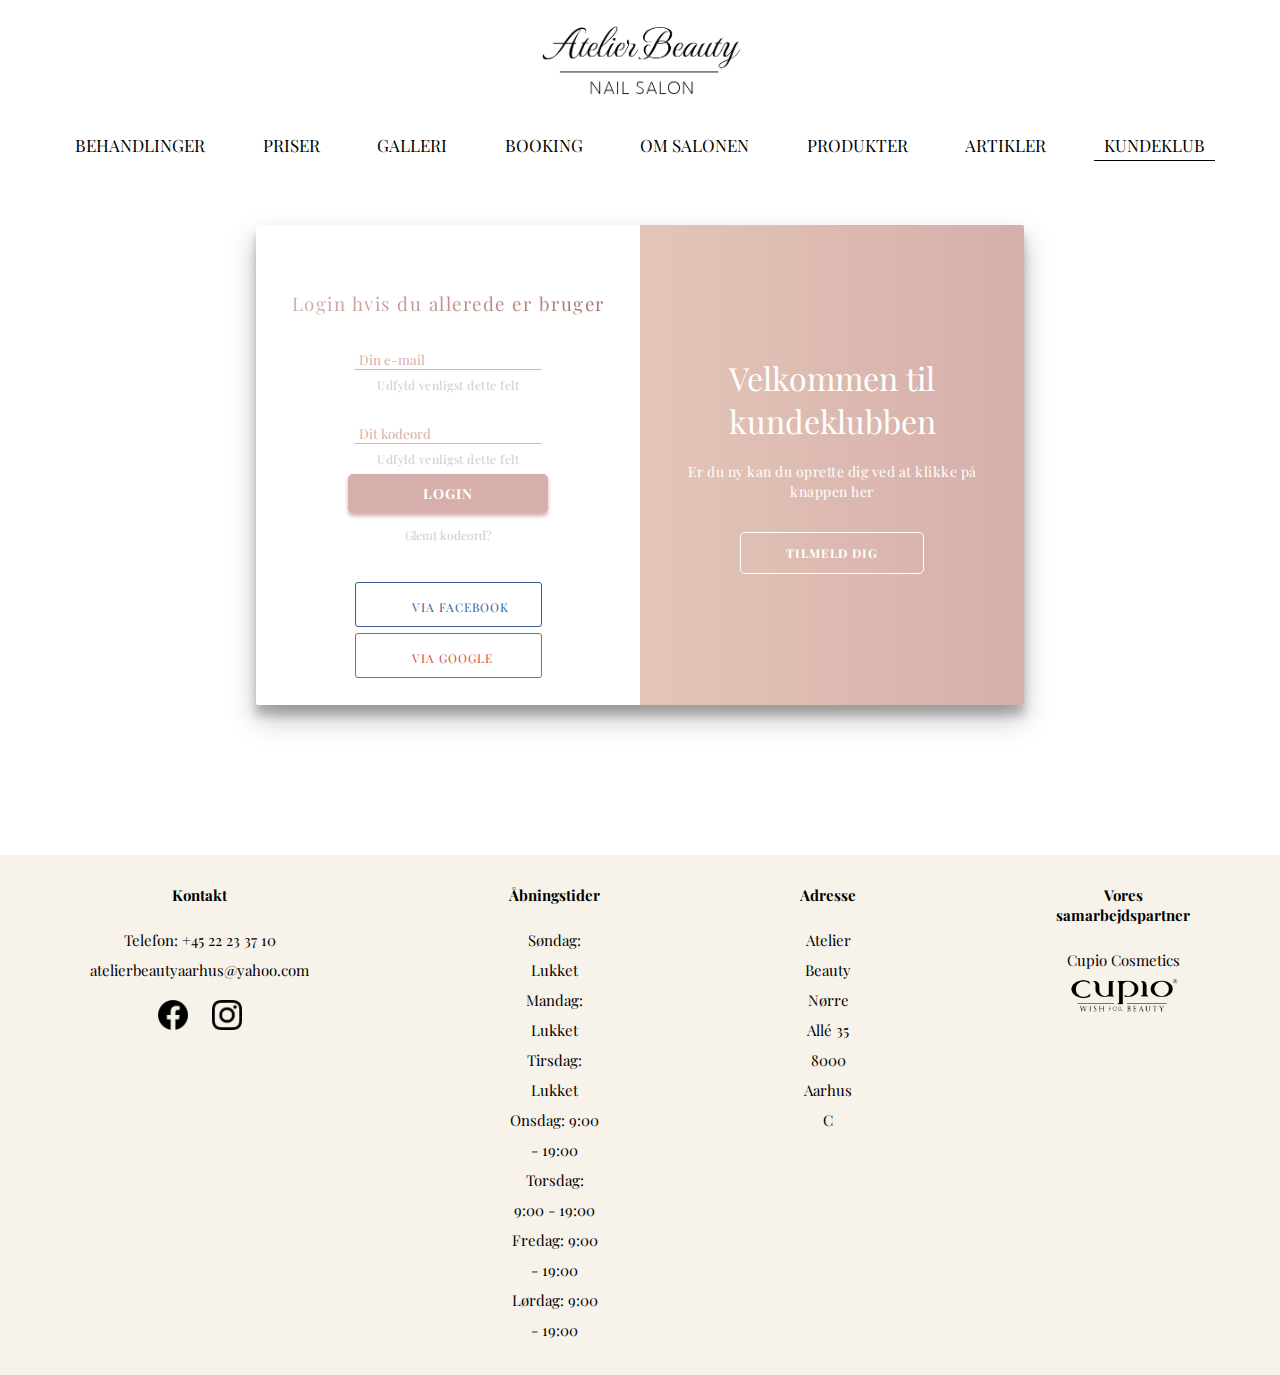
<file: kundeklub.html>
<!DOCTYPE html>
<html lang="da">

<head>
    <meta charset="UTF-8">
    <meta http-equiv="X-UA-Compatible" content="IE=edge">
    <meta name="viewport" content="width=device-width, initial-scale=1.0">
    <title>Atelier Beauty Aarhus | Kundeklub</title>
    <link rel="stylesheet" href="css/kundestyle.css">
</head>

<!--Burgermenu  Kilde: https://codepen.io/erikterwan/pen/EVzeRP-->

<body>
    <header>
        <nav>
            <div id="menuToggle">
                <input type="checkbox" />
                <span></span>
                <span></span>
                <span></span>
                <ul id="menu">
                    <li><a href="behandlinger.html">BEHANDLINGER
                        </a></li>
                    <li><a href="priser.html">
                            PRISER
                        </a></li>
                    <li><a href="galleri.html">
                            GALLERI
                        </a></li>
                    <li><a href="booking.html">
                            BOOKING
                        </a></li>
                    <li><a href="omsalonen.html">
                            OM SALONEN
                        </a></li>
                    <li><a href="produkter.html">
                            PRODUKTER
                        </a></li>
                    <li><a href="blog.html">
                            ARTIKLER
                        </a></li>
                    <li><a href="kundeklub.html">
                            KUNDEKLUB
                        </a></li>
                </ul>
            </div>
        </nav>

        <!--Navigationsbar til pc skærme-->

        <a href="index.html"><img src="/img/rigtigelogo.png" class="logo" alt="logo"></a>
        <div class="topnav">
            <div id="myLinks">
                <a href="behandlinger.html">BEHANDLINGER</a>
                <a href="priser.html">PRISER</a>
                <a href="galleri.html">GALLERI</a>
                <a href="booking.html">BOOKING</a>
                <a href="omsalonen.html">OM SALONEN</a>
                <a href="produkter.html">PRODUKTER</a>
                <a href="blog.html">ARTIKLER</a>
                <a href="kundeklub.html" id="understreg">KUNDEKLUB</a>
            </div>
        </div>
    </header>

    <!--Login formel. Kilde: https://codepen.io/adczer/pen/ExKaxVO?fbclid=IwAR38MxNl8OelEWxW9AOZR7CJ-gszhzgJGVyDD2WaABoIcnJ_OSan36SgAW4-->

    <div class="container" id="container">
        <div class="form-container sign-up-container">

            <form action="#" class="main-form needs-validation" novalidate>
                <h3>Opret dig her</h3>
                <div class="form-group">
                    <label>
                        <input type="text" id="form_user" class="my_form-control" required>
                        <small class="my_place">Brugernavn</small>

                    </label>
                    <p class="udfyld">Udfyld venligst dette felt</p>
                </div>

                <div class="form-group">
                    <label>
                        <input type="text" class="my_form-control" required>
                        <small class="my_place">Din e-mail</small>

                    </label>
                    <p class="udfyld">Udfyld venligst dette felt</p>
                </div>

                <div class="form-group">
                    <label>
                        <input type="password" class="my_form-control" required>
                        <small class="my_place">Dit kodeord</small>


                    </label>
                    <p class="udfyld">Udfyld venligst dette felt</p>
                </div>

                <div class="form-group text-center">
                    <button type="submit" class="btn btn-primary mt-2 mx-auto">Opret bruger</button>
                </div>
            </form>
        </div>

        <div class="form-container sign-in-container">

            <form action="#" class="main-form needs-validation" novalidate>
                <h3>Login hvis du allerede er bruger</h3>


                <div class="form-group">
                    <label>
                        <input type="text" class="my_form-control" required>
                        <small class="my_place">Din e-mail</small>

                    </label>
                    <p class="udfyld">Udfyld venligst dette felt</p>
                </div>

                <div class="form-group">
                    <label>
                        <input type="password" class="my_form-control" required>
                        <small class="my_place">Dit kodeord</small>
                    </label>
                    <p class="udfyld">Udfyld venligst dette felt</p>
                </div>

                <div class="form-group text-center">
                    <button type="submit" class="btn btn-primary mt-2 mx-auto">Login</button>
                </div>

                <div class="form-group mt-2 text-center">
                    <span class="forgot">Glemt kodeord?</span>
                </div>

                <div class="login-box">
                    <a href="404.html" class="social-button" id="facebook-connect"> <span class="viaface"> Via Facebook</span></a>
                    <a href="404.html" class="social-button" id="google-connect"> <span class="viainsta"> Via Google</span></a>
                </div>

            </form>
        </div>

        <div class="overlay-container">

            <div class="overlay">
                <div class="overlay-panel overlay-left">
                    <h1>Opret dig os nyd godt af vores medlemsfordele</h1>
                    <p>Som en del af klubben optjener du stempler for hvert besøg og sparer penge på hver 10.
                        behandling</p>
                    <button class="ghost" id="signIn">Login</button>

                </div>
                <div class="overlay-panel overlay-right">
                    <h1>Velkommen til kundeklubben</h1>
                    <p>Er du ny kan du oprette dig ved at klikke på knappen her
                    </p>

                    <button class="ghost" id="signUp">Tilmeld dig</button>
                </div>
            </div>
        </div>
    </div>


    <!--Footer-->

    <footer>
        <ul class="footer">
            <li>
                <h2>Kontakt</h2>
                <ul class="box">
                    <li>Telefon: +45 22 23 37 10</li>
                    <li>atelierbeautyaarhus@yahoo.com</li>
                    <li>
                        <a href="https://www.facebook.com/AtelierBeautyAarhus/" target="_blank"><img
                                src="/img/fbicon.png" class="someicon" alt="facebook"></a>
                        <a href="https://www.instagram.com/atelierbeautyaarhus/" target="_blank"><img
                                src="/img/instaicon.png" class="someicon" alt="instagram"></a></li>
                </ul>
            </li>

            <li>
                <h2>Åbningstider</h2>
                <ul class="box">
                    <li>Søndag: Lukket</li>
                    <li>Mandag: Lukket</li>
                    <li>Tirsdag: Lukket</li>
                    <li>Onsdag: 9:00 - 19:00</li>
                    <li>Torsdag: 9:00 - 19:00</li>
                    <li>Fredag: 9:00 - 19:00</li>
                    <li>Lørdag: 9:00 - 19:00</li>
                </ul>
            </li>

            <li>
                <h2>Adresse</h2>
                <ul class="box">
                    <li>Atelier Beauty</li>
                    <li>Nørre Allé 35</li>
                    <li>8000 Aarhus C</li>
                </ul>
            </li>


            <li>
                <h2>Vores samarbejdspartner</h2>
                <ul class="box">
                    <li>Cupio Cosmetics</li>
                    <li>
                        <a href="https://www.cupiocosmetics.dk/" target="_blank"><img src="/img/cupiologo3.png"
                                class="cupio" alt="companylogo"></a>
                    </li>
                </ul>
            </li>
        </ul>

    </footer>
    <script src="js/kunde.js"></script>
</body>

</html>
</file>
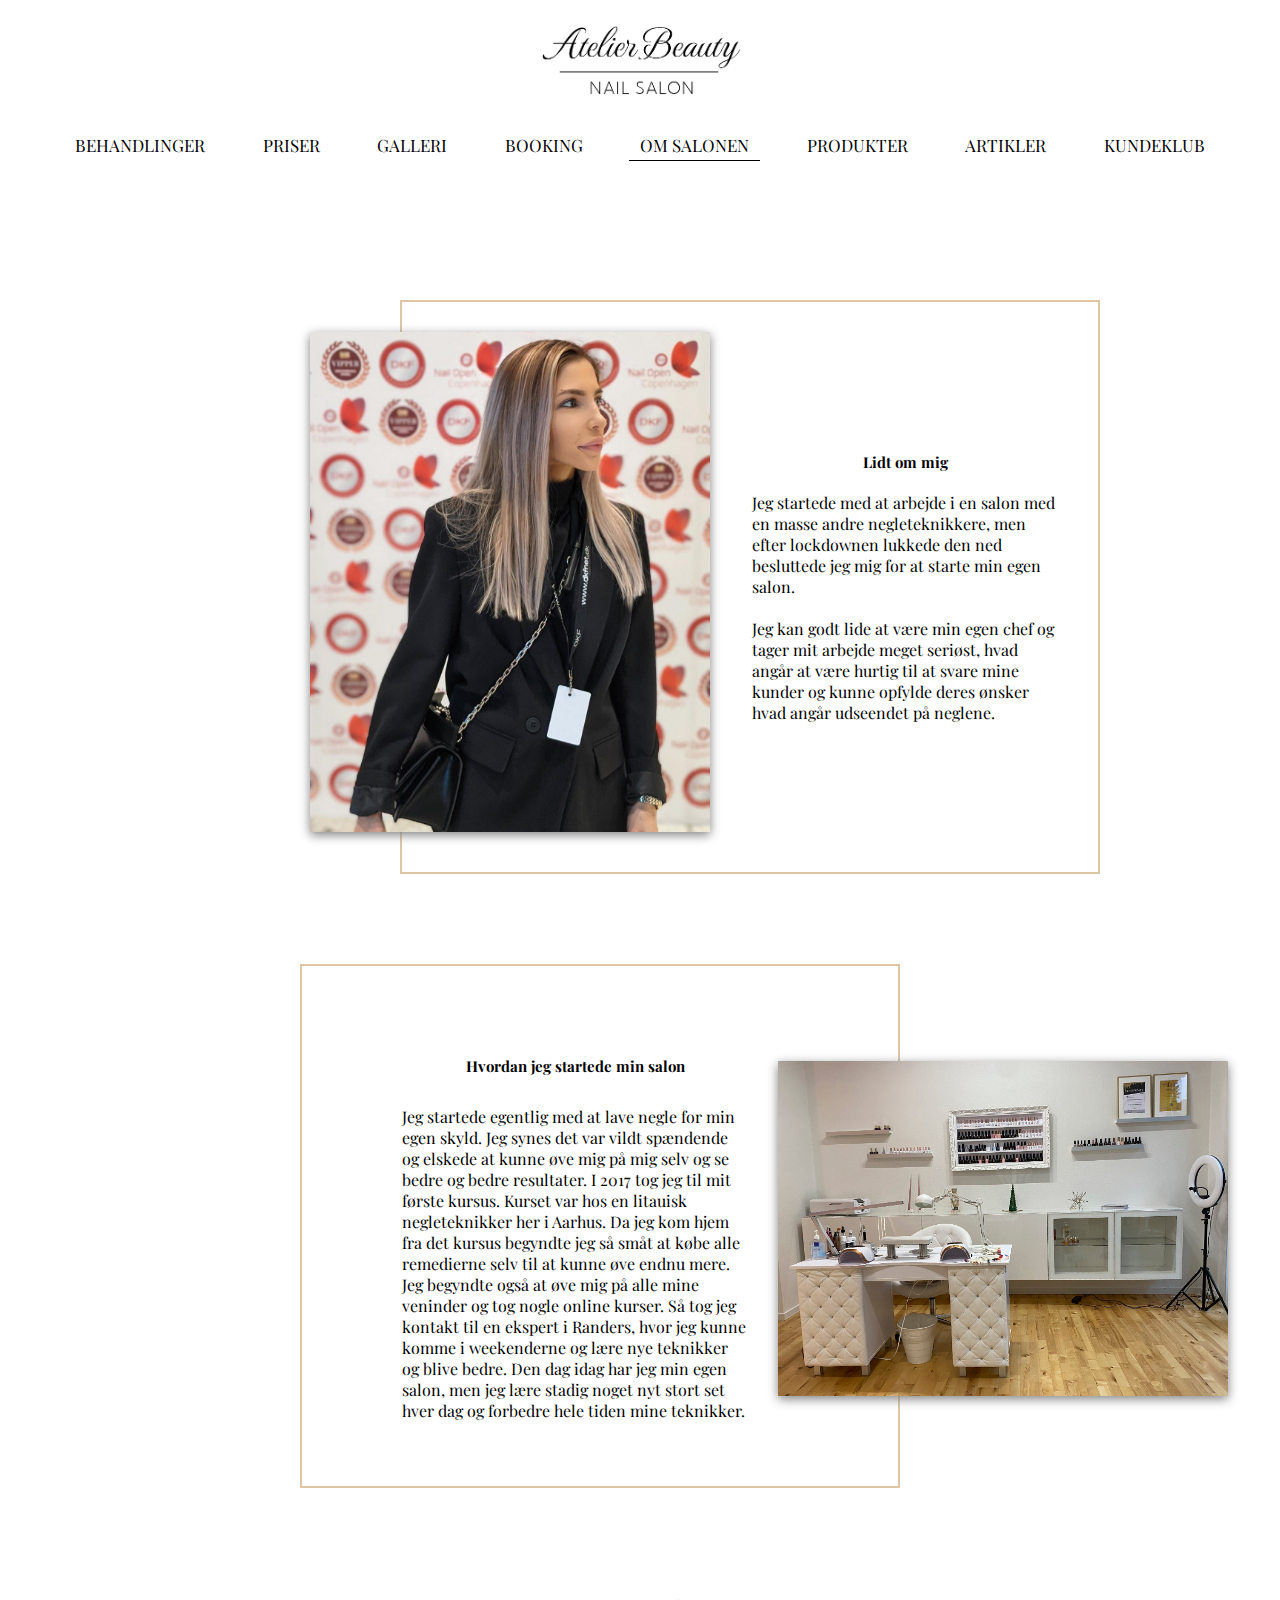
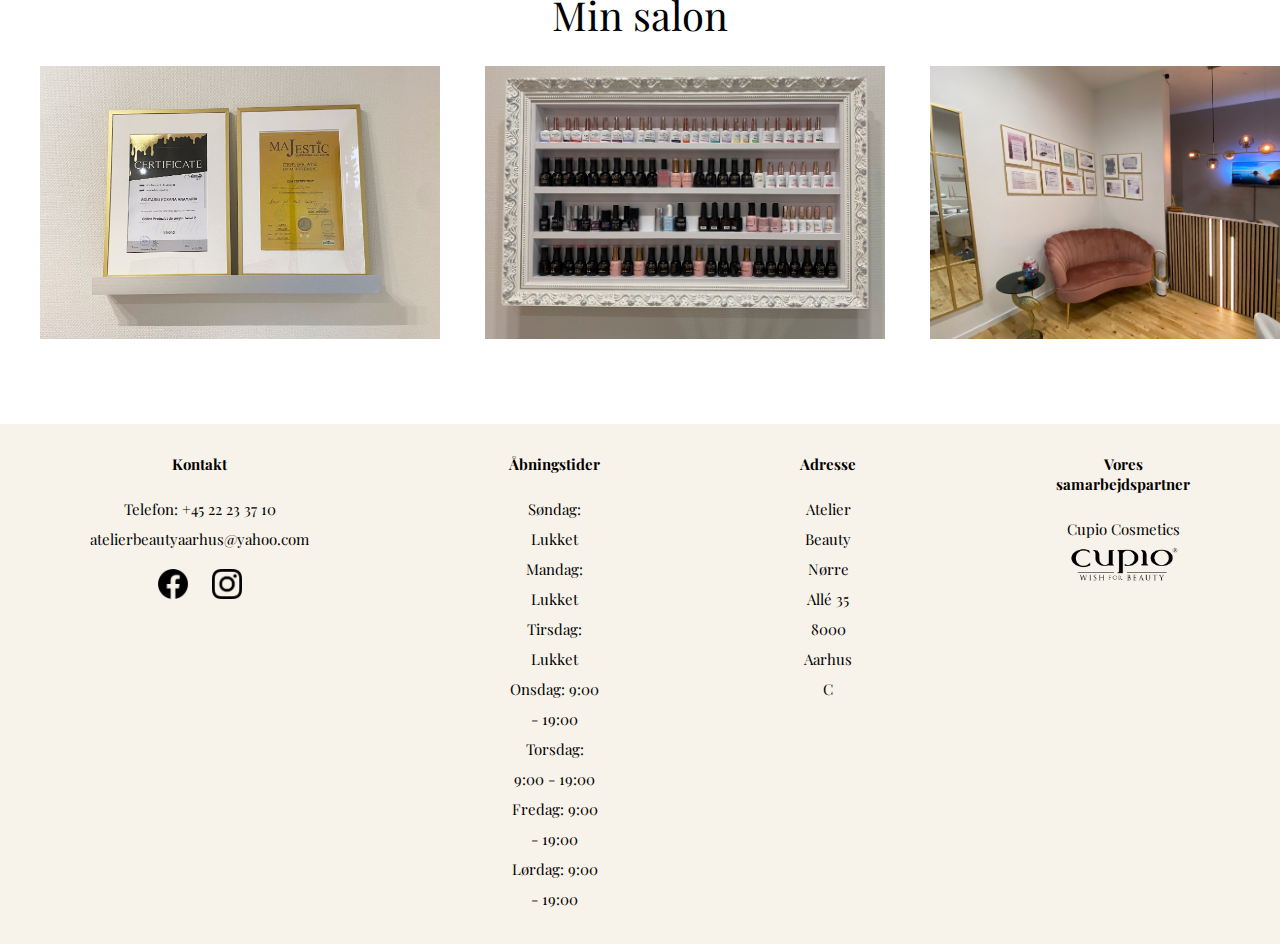
<file: omsalonen.html>
<!DOCTYPE html>
<html lang="da">

<head>
    <meta charset="UTF-8">
    <meta http-equiv="X-UA-Compatible" content="IE=edge">
    <meta name="viewport" content="width=device-width, initial-scale=1.0">
    <link rel="stylesheet" href="css/omsalonen.css">
    <title>Atelier Beauty Aarhus | Om salonen</title>
</head>

<!--Burgermenu  Kilde: https://codepen.io/erikterwan/pen/EVzeRP-->

<body>
    <header>
        <nav>
            <div id="menuToggle">
                <input type="checkbox" />
                <span></span>
                <span></span>
                <span></span>
                <ul id="menu">
                    <li><a href="behandlinger.html">BEHANDLINGER
                        </a></li>
                    <li><a href="priser.html">
                            PRISER
                        </a></li>
                    <li><a href="galleri.html">
                            GALLERI
                        </a></li>
                    <li><a href="booking.html">
                            BOOKING
                        </a></li>
                    <li><a href="omsalonen.html">
                            OM SALONEN
                        </a></li>
                    <li><a href="produkter.html">
                            PRODUKTER
                        </a></li>
                    <li><a href="blog.html">
                            ARTIKLER
                        </a></li>
                    <li><a href="kundeklub.html">
                            KUNDEKLUB
                        </a></li>
                </ul>
            </div>
        </nav>

        <!--Navbar pc-->

        <a href="index.html"><img src="/img/rigtigelogo.png" class="logo" alt="logo"></a>
        <div class="topnav">
            <div id="myLinks">
                <a href="behandlinger.html">BEHANDLINGER</a>
                <a href="priser.html">PRISER</a>
                <a href="galleri.html">GALLERI</a>
                <a href="booking.html">BOOKING</a>
                <a href="omsalonen.html" id="understreg">OM SALONEN</a>
                <a href="produkter.html">PRODUKTER</a>
                <a href="blog.html">ARTIKLER</a>
                <a href="kundeklub.html">KUNDEKLUB</a>
            </div>
        </div>
    </header>

    <!--Om salonen-->

    <main>
        <div class="overall">
            <img src="/img/ejeren.jpg" alt="roxana" class="roxana">
            <div class="teksten">
                <h2 class="box2overskrift">Lidt om mig</h2>
                <p>Jeg startede med at arbejde i en salon med en masse andre negleteknikkere, men efter lockdownen
                    lukkede den ned besluttede jeg mig for at starte min egen salon. <br><br>Jeg kan godt lide at være
                    min egen chef og tager mit arbejde meget seriøst, hvad angår at være hurtig til at svare mine kunder
                    og kunne opfylde deres ønsker hvad angår udseendet på neglene.
                </p>
            </div>
        </div>

        <div class="box2">
            <div class="tekstbox2">
                <h2 class="box2overskrift">Hvordan jeg startede min salon</h2>
                <p class="paragraf">Jeg startede egentlig med at lave negle for min egen skyld. Jeg synes det var vildt
                    spændende og elskede at kunne øve mig på mig selv og se bedre og bedre resultater. I 2017 tog jeg
                    til mit første kursus. Kurset var hos en litauisk negleteknikker her i Aarhus. Da jeg kom hjem fra
                    det kursus begyndte jeg så småt at købe alle remedierne selv til at kunne øve endnu mere. Jeg
                    begyndte også at øve mig på alle mine veninder og tog nogle online kurser. Så tog jeg kontakt til en
                    ekspert i Randers, hvor jeg kunne komme i weekenderne og lære nye teknikker og blive bedre. Den dag
                    idag har jeg min egen salon, men jeg lære stadig noget nyt stort set hver dag og forbedre hele tiden
                    mine teknikker.

                </p>
                <img src="/img/billedeafsalonen.jpg" alt="salonen" class="salonen">
            </div>
        </div>

        <div class="overbillederne">
            <h2 class="jep">Min salon</h2>
        </div>
        <div class="row">
            <div class="column">
                <img src="/img/image1.jpg" alt="certifikat" class="pic">
            </div>
            <div class="column">
                <img src="/img/image2.jpg" alt="neglelak" class="pic">
            </div>
            <div class="column">
                <img src="/img/image3.jpg" alt="sofa" class="pic">
            </div>
        </div>
    </main>

    <!--Footer-->

    <footer>
        <ul class="footer">
            <li>
                <h2>Kontakt</h2>
                <ul class="box">
                    <li>Telefon: +45 22 23 37 10</li>
                    <li>atelierbeautyaarhus@yahoo.com</li>
                    <li>
                        <a href="https://www.facebook.com/AtelierBeautyAarhus/" target="_blank"><img
                                src="/img/fbicon.png" class="someicon" alt="facebook"></a>
                        <a href="https://www.instagram.com/atelierbeautyaarhus/" target="_blank"><img
                                src="/img/instaicon.png" class="someicon" alt="instagram"></a></li>
                </ul>
            </li>

            <li>
                <h2>Åbningstider</h2>
                <ul class="box">
                    <li>Søndag: Lukket</li>
                    <li>Mandag: Lukket</li>
                    <li>Tirsdag: Lukket</li>
                    <li>Onsdag: 9:00 - 19:00</li>
                    <li>Torsdag: 9:00 - 19:00</li>
                    <li>Fredag: 9:00 - 19:00</li>
                    <li>Lørdag: 9:00 - 19:00</li>
                </ul>
            </li>

            <li>
                <h2>Adresse</h2>
                <ul class="box">
                    <li>Atelier Beauty</li>
                    <li>Nørre Allé 35</li>
                    <li>8000 Aarhus C</li>
                </ul>
            </li>


            <li>
                <h2>Vores samarbejdspartner</h2>
                <ul class="box">
                    <li>Cupio Cosmetics</li>
                    <li>
                        <a href="https://www.cupiocosmetics.dk/" target="_blank"><img src="/img/cupiologo3.png"
                                class="cupio" alt="companylogo"></a>
                    </li>
                </ul>
            </li>
        </ul>

    </footer>
</body>

</html>
</file>
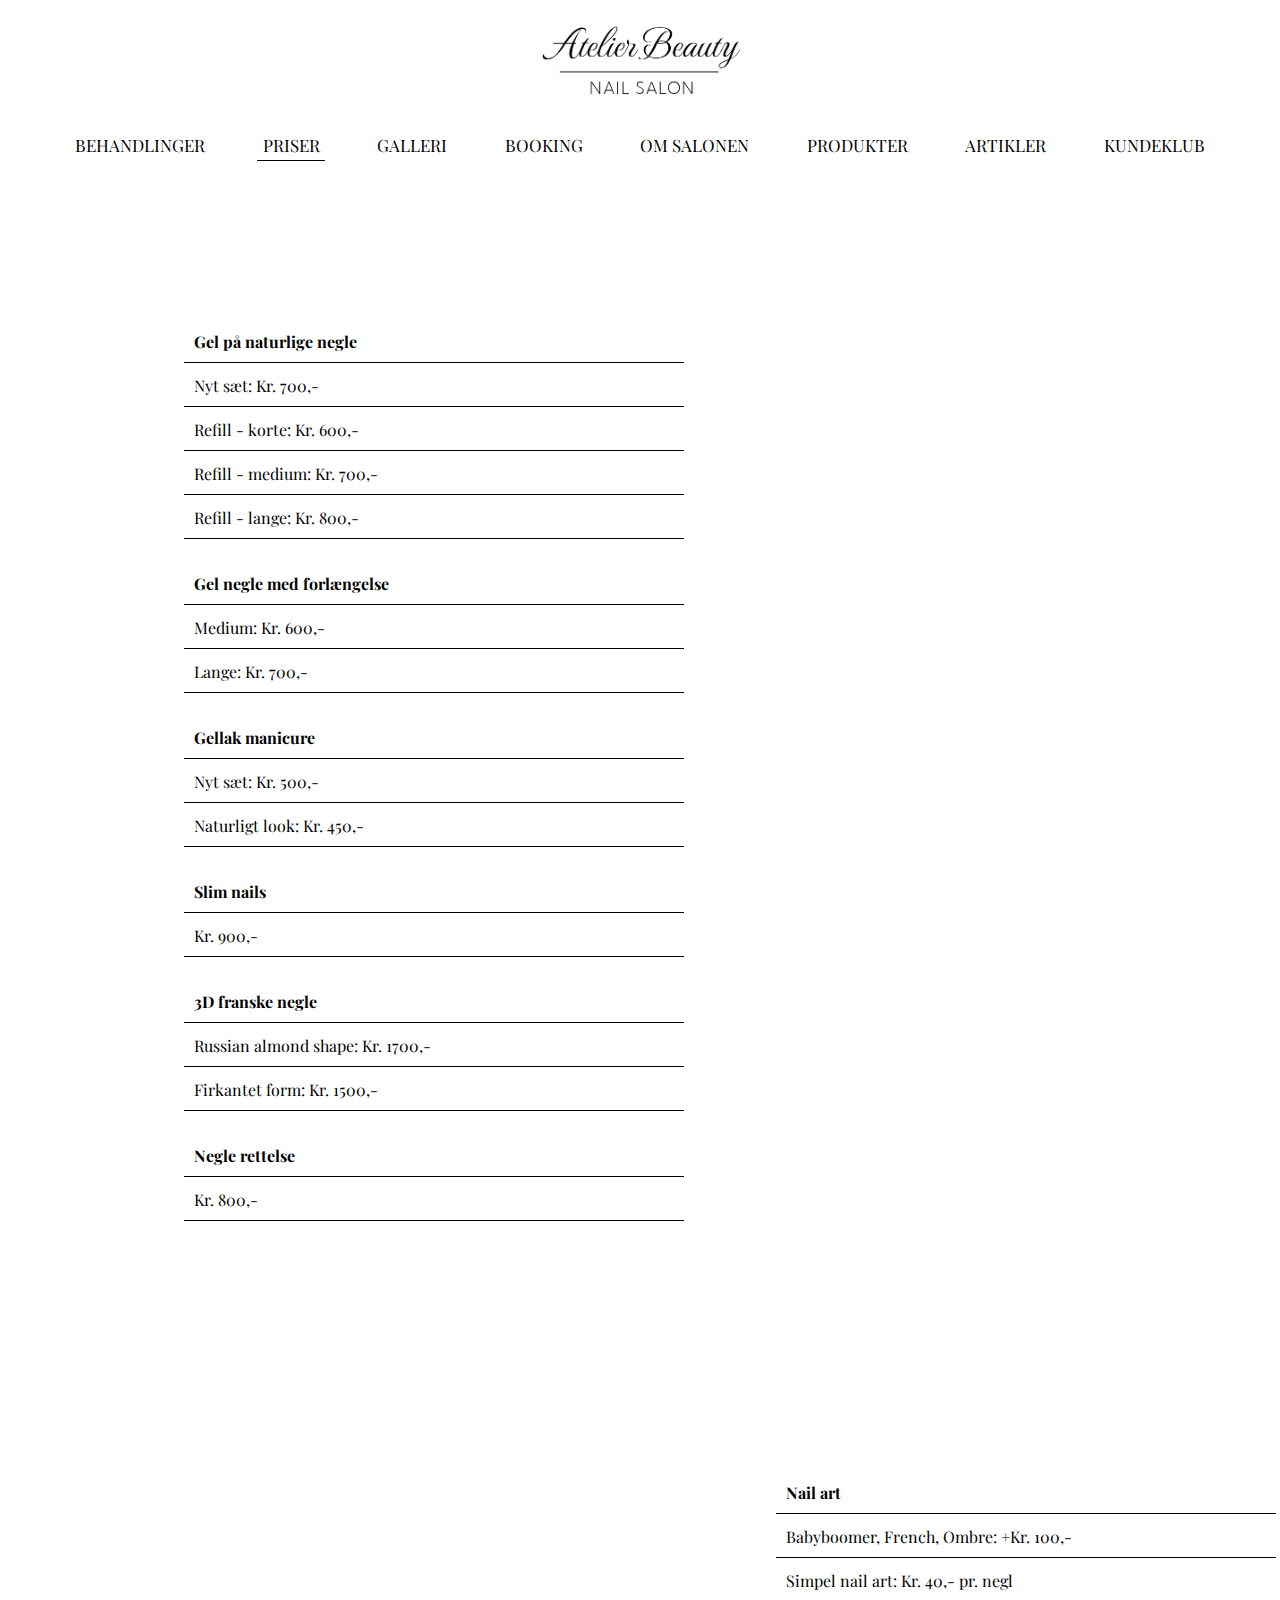
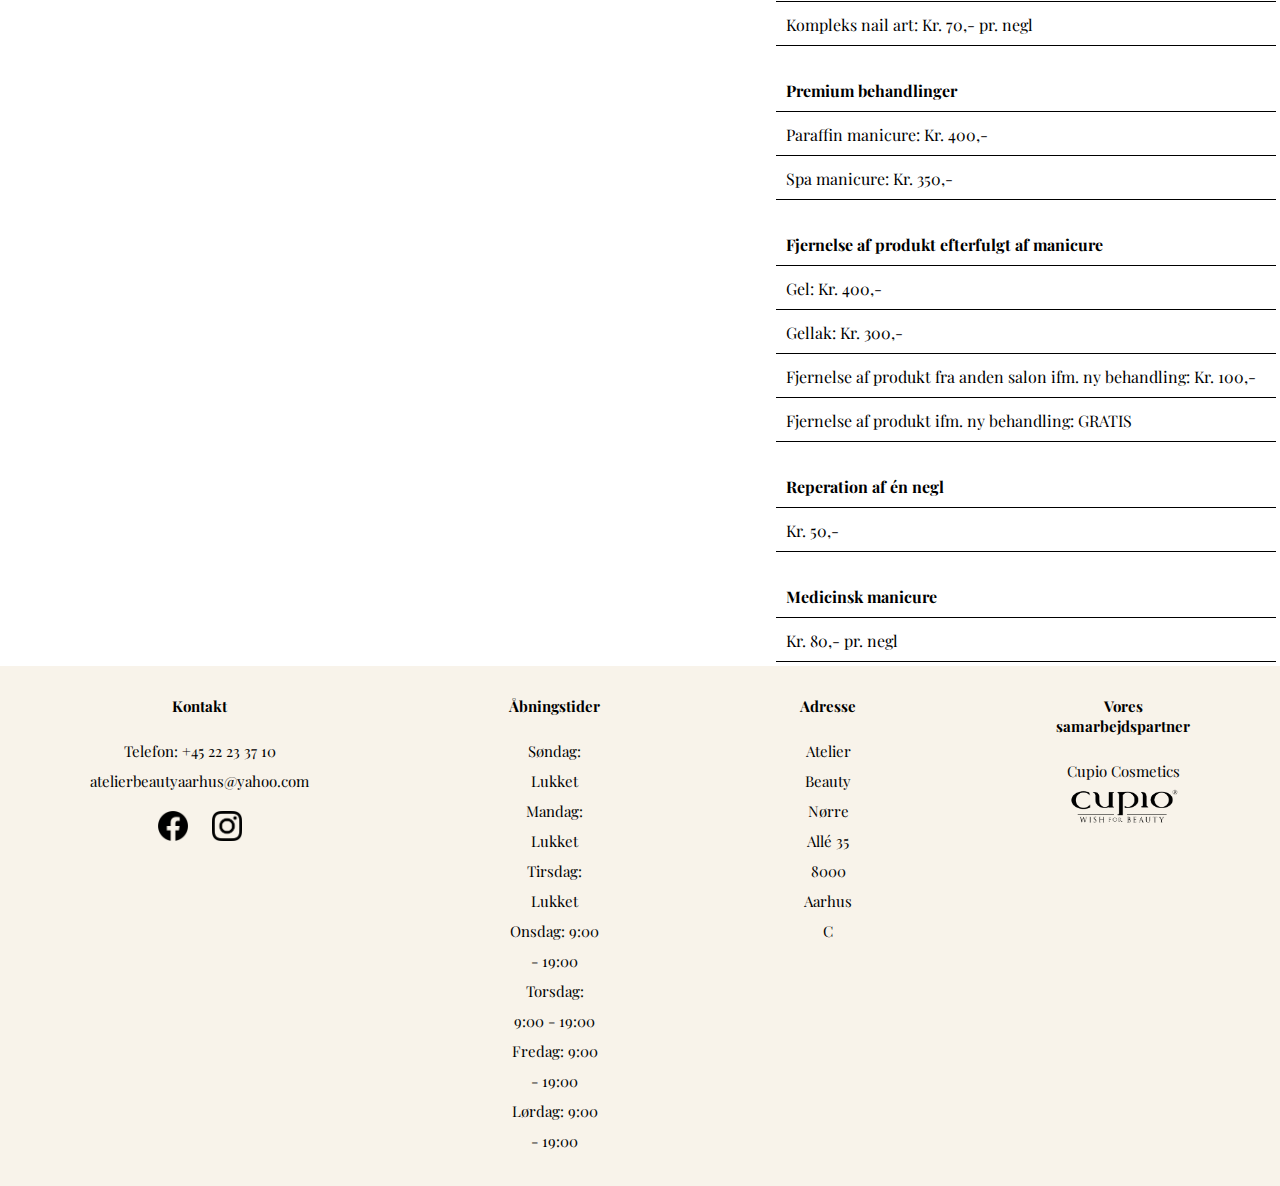
<file: priser.html>
<!DOCTYPE html>
<html lang="da">

<head>
    <meta charset="UTF-8">
    <meta http-equiv="X-UA-Compatible" content="IE=edge">
    <meta name="viewport" content="width=device-width, initial-scale=1.0">
    <link rel="stylesheet" href="css/priser.css">
    <title>Atelier Beauty Aarhus | Priser</title>
</head>

<!--Burgermenu  Kilde: https://codepen.io/erikterwan/pen/EVzeRP-->

<body>
    <header>
        <nav>
            <div id="menuToggle">
                <input type="checkbox" />
                <span></span>
                <span></span>
                <span></span>
                <ul id="menu">
                    <li><a href="behandlinger.html">BEHANDLINGER
                        </a></li>
                    <li><a href="priser.html">
                            PRISER
                        </a></li>
                    <li><a href="galleri.html">
                            GALLERI
                        </a></li>
                    <li><a href="booking.html">
                            BOOKING
                        </a></li>
                    <li><a href="omsalonen.html">
                            OM SALONEN
                        </a></li>
                    <li><a href="produkter.html">
                            PRODUKTER
                        </a></li>
                    <li><a href="blog.html">
                            ARTIKLER
                        </a></li>
                    <li><a href="kundeklub.html">
                            KUNDEKLUB
                        </a></li>
                </ul>
            </div>
        </nav>

        <!--Navbar pc-->

        <a href="index.html"><img src="/img/rigtigelogo.png" class="logo" alt="logo"></a>
        <div class="topnav">
            <div id="myLinks">
                <a href="behandlinger.html">BEHANDLINGER</a>
                <a href="priser.html" id="understreg">PRISER</a>
                <a href="galleri.html">GALLERI</a>
                <a href="booking.html">BOOKING</a>
                <a href="omsalonen.html">OM SALONEN</a>
                <a href="produkter.html">PRODUKTER</a>
                <a href="blog.html">ARTIKLER</a>
                <a href="kundeklub.html">KUNDEKLUB</a>
            </div>
        </div>
    </header>

    <!--Priser. Layout kilde: https://css-tricks.com/complete-guide-table-element/-->

    <table>
        <tbody class="tabelEt">
            <tr>
                <th>Gel på naturlige negle</th>
            </tr>
            <tr>
                <td>Nyt sæt: Kr. 700,-</td>
            </tr>
            <tr>
                <td>Refill - korte: Kr. 600,-</td>

            </tr>
            <tr>
                <td>Refill - medium: Kr. 700,-</td>
            </tr>
            <tr>
                <td>Refill - lange: Kr. 800,-</td>
            </tr>

            <tr>
                <th>Gel negle med forlængelse</th>
            </tr>
            <tr>
                <td>Medium: Kr. 600,-</td>
            </tr>
            <tr>
                <td>Lange: Kr. 700,-</td>
            </tr>

            <tr>
                <th>Gellak manicure</th>
            </tr>
            <tr>
                <td>Nyt sæt: Kr. 500,-</td>
            </tr>
            <tr>
                <td>Naturligt look: Kr. 450,-</td>
            </tr>

            <tr>
                <th>Slim nails</th>
            </tr>
            <tr>
                <td>Kr. 900,-</td>
            </tr>

            <tr>
                <th>3D franske negle</th>
            </tr>
            <tr>
                <td>Russian almond shape: Kr. 1700,-</td>
            </tr>
            <tr>
                <td>Firkantet form: Kr. 1500,-</td>
            </tr>

            <tr>
                <th>Negle rettelse</th>
            </tr>
            <tr>
                <td>Kr. 800,-</td>
            </tr>
        </tbody>

        <tbody class="tabelTo">
            <tr>
                <th>Nail art</th>
            </tr>
            <tr>
                <td>Babyboomer, French, Ombre: +Kr. 100,-</td>
            </tr>
            <tr>
                <td>Simpel nail art: Kr. 40,- pr. negl</td>
            </tr>
            <tr>
                <td>Kompleks nail art: Kr. 70,- pr. negl</td>
            </tr>

            <tr>
                <th>Premium behandlinger</th>
            </tr>
            <tr>
                <td>Paraffin manicure: Kr. 400,-</td>
            </tr>
            <tr>
                <td>Spa manicure: Kr. 350,-</td>
            </tr>

            <tr>
                <th>Fjernelse af produkt efterfulgt af manicure</th>
            </tr>
            <tr>
                <td>Gel: Kr. 400,-</td>
            </tr>
            <tr>
                <td>Gellak: Kr. 300,-</td>
            </tr>
            <tr>
                <td>Fjernelse af produkt fra anden salon ifm. ny behandling: Kr. 100,-</td>
            </tr>
            <tr>
                <td>Fjernelse af produkt ifm. ny behandling: GRATIS</td>
            </tr>

            <tr>
                <th>Reperation af én negl</th>
            </tr>
            <tr>
                <td>Kr. 50,-</td>
            </tr>

            <tr>
                <th>Medicinsk manicure</th>
            </tr>
            <tr>
                <td>Kr. 80,- pr. negl</td>
            </tr>
        </tbody>
    </table>

    <!--Footer-->

    <footer>
        <ul class="footer">
            <li>
                <h2>Kontakt</h2>
                <ul class="box">
                    <li>Telefon: +45 22 23 37 10</li>
                    <li>atelierbeautyaarhus@yahoo.com</li>
                    <li>
                        <a href="https://www.facebook.com/AtelierBeautyAarhus/" target="_blank"><img
                                src="/img/fbicon.png" class="someicon" alt="facebook"></a>
                        <a href="https://www.instagram.com/atelierbeautyaarhus/" target="_blank"><img
                                src="/img/instaicon.png" class="someicon" alt="instagram"></a></li>
                </ul>
            </li>

            <li>
                <h2>Åbningstider</h2>
                <ul class="box">
                    <li>Søndag: Lukket</li>
                    <li>Mandag: Lukket</li>
                    <li>Tirsdag: Lukket</li>
                    <li>Onsdag: 9:00 - 19:00</li>
                    <li>Torsdag: 9:00 - 19:00</li>
                    <li>Fredag: 9:00 - 19:00</li>
                    <li>Lørdag: 9:00 - 19:00</li>
                </ul>
            </li>

            <li>
                <h2>Adresse</h2>
                <ul class="box">
                    <li>Atelier Beauty</li>
                    <li>Nørre Allé 35</li>
                    <li>8000 Aarhus C</li>
                </ul>
            </li>


            <li>
                <h2>Vores samarbejdspartner</h2>
                <ul class="box">
                    <li>Cupio Cosmetics</li>
                    <li>
                        <a href="https://www.cupiocosmetics.dk/" target="_blank"><img src="/img/cupiologo3.png"
                                class="cupio" alt="companylogo"></a>
                    </li>
                </ul>
            </li>
        </ul>

    </footer>
</body>

</html>
</file>
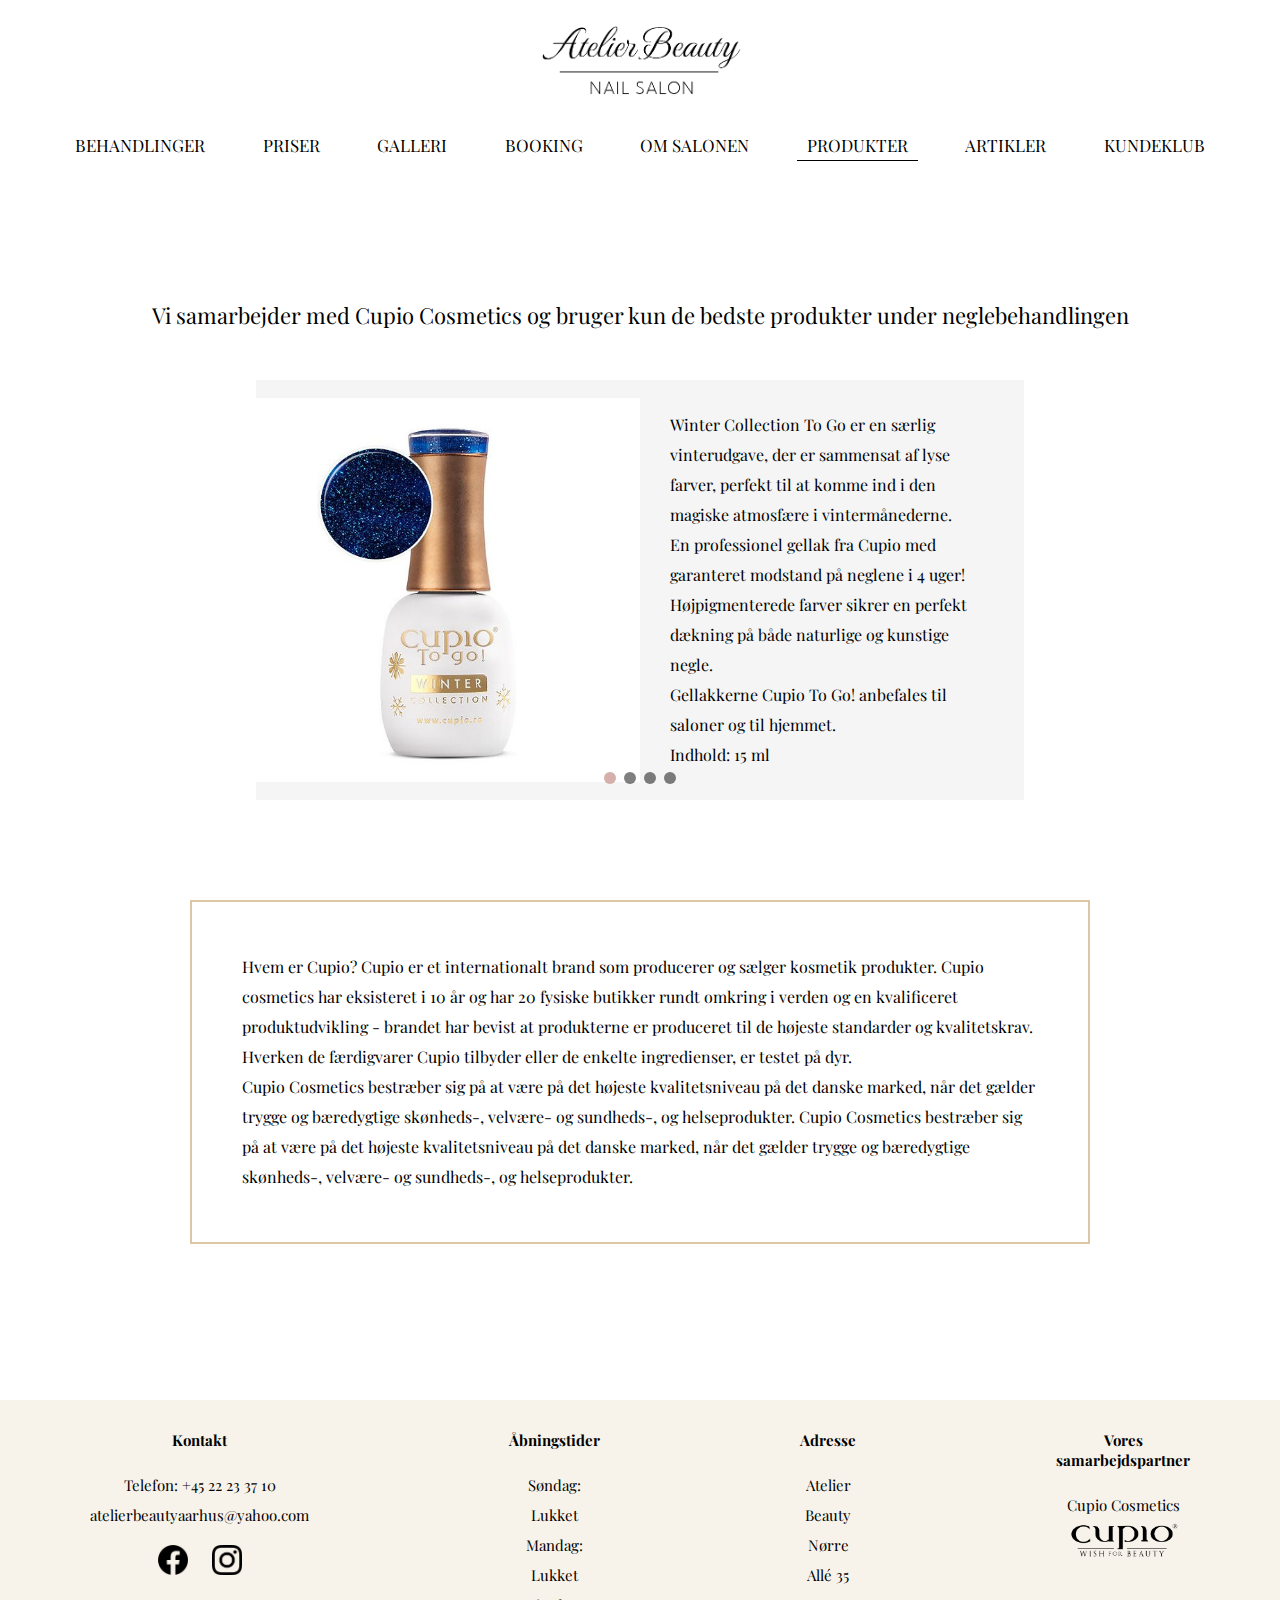
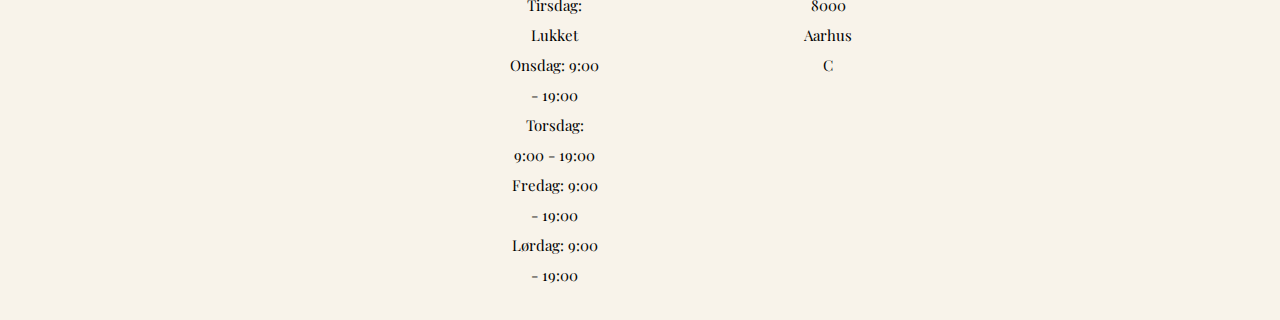
<file: produkter.html>
<!DOCTYPE html>
<html lang="da">

<head>
    <meta charset="UTF-8">
    <meta http-equiv="X-UA-Compatible" content="IE=edge">
    <meta name="viewport" content="width=device-width, initial-scale=1.0">
    <title>Atelier Beauty Aarhus | Produkter</title>
    <link rel="stylesheet" href="css/produkter.css">
</head>

<!--Burgermenu  Kilde: https://codepen.io/erikterwan/pen/EVzeRP-->

<body>
    <header>
        <nav>
            <div id="menuToggle">
                <input type="checkbox" />
                <span></span>
                <span></span>
                <span></span>
                <ul id="menu">
                    <li><a href="behandlinger.html">BEHANDLINGER
                        </a></li>
                    <li><a href="priser.html">
                            PRISER
                        </a></li>
                    <li><a href="galleri.html">
                            GALLERI
                        </a></li>
                    <li><a href="booking.html">
                            BOOKING
                        </a></li>
                    <li><a href="omsalonen.html">
                            OM SALONEN
                        </a></li>
                    <li><a href="produkter.html">
                            PRODUKTER
                        </a></li>
                    <li><a href="blog.html">
                            ARTIKLER
                        </a></li>
                    <li><a href="kundeklub.html">
                            KUNDEKLUB
                        </a></li>
                </ul>
            </div>
        </nav>

        <!--Navigationbar til pc-->

        <a href="index.html"><img src="/img/rigtigelogo.png" class="logo" alt="logo"></a>
        <div class="topnav">
            <div id="myLinks">
                <a href="behandlinger.html">BEHANDLINGER</a>
                <a href="priser.html">PRISER</a>
                <a href="galleri.html">GALLERI</a>
                <a href="booking.html">BOOKING</a>
                <a href="omsalonen.html">OM SALONEN</a>
                <a href="produkter.html" id="understreg">PRODUKTER</a>
                <a href="blog.html">ARTIKLER</a>
                <a href="kundeklub.html">KUNDEKLUB</a>
            </div>
        </div>
    </header>

    <!--Produkter-->
    <main>

        <section>
            <h3 class="produkter_titel">Vi samarbejder med Cupio Cosmetics og bruger kun de bedste produkter under
                neglebehandlingen</h3>
        </section>

        <!--Billedslider. Kilde: https://codepen.io/Ljamic/pen/GzQRER?fbclid=IwAR2gO68v4bj4HXYIjArL4mDyG8oPL698apcHK1AsV5EmdYafjhd9rglZXkA-->

        <div id="slider">
            <div id="line">

            </div>

            <ul id="move">
                <li><img src="img/cupio1.jpeg">
                    <p class="beskrivelse">Winter Collection To Go er en særlig vinterudgave, der er sammensat af lyse
                        farver, perfekt til
                        at komme ind i den magiske atmosfære i vintermånederne. <br> En professionel gellak fra Cupio
                        med garanteret modstand på neglene i 4 uger! Højpigmenterede farver sikrer en perfekt dækning på
                        både naturlige og kunstige negle. <br> Gellakkerne Cupio To Go! anbefales til saloner og til
                        hjemmet. <br> Indhold: 15 ml</p>
                </li>
                <li><img src="img/cupio2.jpeg">
                    <p class="beskrivelse">Cupio Bonder er et syrefrit klæbemiddel og har den rolle at afbalancere
                        neglens pH. Påfør et
                        tyndt lag og lad lufttørre i ét minut. Det forbereder den naturlige negl til påføring af gellak
                        eller neglelak. <br> Specifikationer: <br> Nail Bonder øger vedhæftningen af gellakken eller
                        neglelakken på neglen. <br> Indhold: 15 ml</p>
                </li>
                <li><img src="img/cupio3.jpeg">
                    <p class="beskrivelse">Cupio Bonder er et syrefrit klæbemiddel og har den rolle at afbalancere
                        neglens pH. Påfør et
                        tyndt lag og lad lufttørre i ét minut. Det forbereder den naturlige negl til påføring af gellak
                        eller neglelak. <br> Specifikationer: <br> Nail Bonder øger vedhæftningen af gellakken eller
                        neglelakken på neglen. <br> Indhold: 15 ml</p>
                </li>
                <li><img src="img/cupio4.jpg">
                    <p class="beskrivelse">Cupio Bonder er et syrefrit klæbemiddel og har den rolle at afbalancere
                        neglens pH. Påfør et
                        tyndt lag og lad lufttørre i ét minut. Det forbereder den naturlige negl til påføring af gellak
                        eller neglelak. <br> Specifikationer: <br> Nail Bonder øger vedhæftningen af gellakken eller
                        neglelakken på neglen. <br> Indhold: 15 ml</p>
                </li>
            </ul>
            <div id="back">
            </div>
            <div id="forword">

            </div>
            <div id="dots">

            </div>

        </div>

        <section>
            <p class="produkter_tekst">
                Hvem er Cupio?
                Cupio er et internationalt brand som producerer og sælger kosmetik produkter. Cupio cosmetics har
                eksisteret i 10 år og har 20 fysiske butikker rundt omkring i verden og en kvalificeret produktudvikling
                - brandet har bevist at produkterne er produceret til de højeste standarder og kvalitetskrav.
                Hverken de færdigvarer Cupio tilbyder eller de enkelte ingredienser, er testet på dyr. <br>
                Cupio Cosmetics bestræber sig på at være på det højeste kvalitetsniveau på det danske marked, når det
                gælder trygge og bæredygtige skønheds-, velvære- og sundheds-, og helseprodukter. Cupio Cosmetics
                bestræber sig på at være på det højeste kvalitetsniveau på det danske marked, når
                det gælder trygge og bæredygtige skønheds-, velvære- og sundheds-, og helseprodukter.
            </p>
        </section>

    </main>

    <!--Footer-->

    <footer>
        <ul class="footer">
            <li>
                <h2>Kontakt</h2>
                <ul class="box">
                    <li>Telefon: +45 22 23 37 10</li>
                    <li>atelierbeautyaarhus@yahoo.com</li>
                    <li>
                        <a href="https://www.facebook.com/AtelierBeautyAarhus/" target="_blank"><img
                                src="/img/fbicon.png" class="someicon" alt="facebook"></a>
                        <a href="https://www.instagram.com/atelierbeautyaarhus/" target="_blank"><img
                                src="/img/instaicon.png" class="someicon" alt="instagram"></a></li>
                </ul>
            </li>

            <li>
                <h2>Åbningstider</h2>
                <ul class="box">
                    <li>Søndag: Lukket</li>
                    <li>Mandag: Lukket</li>
                    <li>Tirsdag: Lukket</li>
                    <li>Onsdag: 9:00 - 19:00</li>
                    <li>Torsdag: 9:00 - 19:00</li>
                    <li>Fredag: 9:00 - 19:00</li>
                    <li>Lørdag: 9:00 - 19:00</li>
                </ul>
            </li>

            <li>
                <h2>Adresse</h2>
                <ul class="box">
                    <li>Atelier Beauty</li>
                    <li>Nørre Allé 35</li>
                    <li>8000 Aarhus C</li>
                </ul>
            </li>


            <li>
                <h2>Vores samarbejdspartner</h2>
                <ul class="box">
                    <li>Cupio Cosmetics</li>
                    <li>
                        <a href="https://www.cupiocosmetics.dk/" target="_blank"><img src="/img/cupiologo3.png"
                                class="cupio" alt="companylogo"></a>
                    </li>
                </ul>
            </li>
        </ul>

    </footer>
    <script src="/js/produkter.js"></script>
</body>

</html>
</file>
<file: css/artikel.css>
@import url('https://fonts.googleapis.com/css2?family=Playfair+Display&display=swap');
@import url('https://fonts.googleapis.com/css2?family=MonteCarlo&display=swap');

:root {
    --color-beige: #F0DEC5;
    --color-lightbeige: #f8f3ea;
    --color-lightgrey: #f5f5f5;
    --color-pink: #D6AEAA;
    --color-lightpink: #F4E4E4;
    --color-brown: #ddc6a6;
}

* {
    margin: 0;
    padding: 0;
    box-sizing: border-box;
    text-decoration: none;
    font-family: 'Playfair Display', serif;
    font-weight: normal;
}

html,
body {
    font-size: 100%;
    background-color: white;
    overflow-x: hidden;
}


/*-----logoet-----*/
.logo {
    display: block;
    margin-left: auto;
    margin-right: auto;
    width: 280px;
    margin-top: 20px;
}

header {
    height: 200px;
    background-color: white;
}

#menuToggle {
    display: none;
}

.topnav {
    background-color: transparent;
    overflow: hidden;
    position: sticky;
}

/* Style the links inside the navigation bar */
.topnav a {
    padding: 14px 16px;
    text-decoration: none;
    font-size: 17px;
    color: black;
    margin-left: 1%;
    margin-right: 1%;
}

.topnav #myLinks {
    width: 100%;
    display: flex;
    justify-content: center;
}

/* Change the color of links on hover */
.topnav a:hover {
    color: var(--color-beige);
}

#understreg::after {
    content: "";
    display: block;
    position: relative;
    left: -10%;
    right: -10%;
    top: 4px;
    width: 120%;
    border-bottom: 1px solid currentColor;
}


/*------------------------------------Navigationsbar responsiv----------------------------------------*/

@media screen and (max-width: 1024px) {

    .logo {
        width: 65vw;
        margin-top: 1vh;
    }

    .topnav {
        display: none;
    }

    a {
        text-decoration: none;
        color: #000000;
        transition: color 0.3s ease;
    }

    #menuToggle {
        display: block;
        position: absolute;
        top: 20px;
        right: 20px;
        z-index: 1;
        -webkit-user-select: none;
        user-select: none;
    }

    #menuToggle input {
        display: block;
        width: 40px;
        height: 32px;
        position: absolute;
        top: -7px;
        left: -5px;
        cursor: pointer;
        opacity: 0;
        /* hide this */
        z-index: 2;
        /* and place it over the hamburger */
    }

    /*
  * Just a quick hamburger
  */
    #menuToggle span {
        display: block;
        width: 30px;
        height: 3px;
        margin-bottom: 5px;
        position: relative;
        background: black;
        border-radius: 3px;
        z-index: 1;
        transform-origin: 4px 0px;
        transition: transform 0.5s cubic-bezier(0.77, 0.2, 0.05, 1.0),
            background 0.5s cubic-bezier(0.77, 0.2, 0.05, 1.0),
            opacity 0.55s ease;
    }

    #menuToggle span:first-child {
        transform-origin: 0% 0%;
    }

    #menuToggle span:nth-last-child(2) {
        transform-origin: 0% 100%;
    }

    /* 
  * Transform all the slices of hamburger
  * into a crossmark.
  */
    #menuToggle input:checked~span {
        opacity: 1;
        transform: rotate(45deg) translate(-2px, -1px);
        background: #000000;
    }

    /*
  * But let's hide the middle one.
  */
    #menuToggle input:checked~span:nth-last-child(3) {
        opacity: 0;
        transform: rotate(0deg) scale(0.2, 0.2);
    }

    /*
  * Ohyeah and the last one should go the other direction
  */
    #menuToggle input:checked~span:nth-last-child(2) {
        opacity: 1;
        transform: rotate(-45deg) translate(0, -1px);
    }

    /*
  * Make this absolute positioned
  * at the top left of the screen
  */
    #menu {
        position: absolute;
        width: 50vw;
        height: 110vh;
        margin: -100px 0 0 0;
        padding: 20px;
        padding-top: 150px;
        right: -6.3vw;
        background: var(--color-lightbeige);
        list-style-type: none;
        transform-origin: 0% 0%;
        transform: translate(100%, 0);
        transition: transform 0.5s cubic-bezier(0.77, 0.2, 0.05, 1.0);
    }

    #menu li {
        padding: 10px 0;
        font-size: 15px;
    }

    /*
  * And let's fade it in from the left
  */
    #menuToggle input:checked~ul {
        transform: none;
        opacity: 1;
    }
}

@media screen and (max-width: 768px) {
    #menu {
        transform: none;
        opacity: 0;
        transition: opacity 0.5s cubic-bezier(0.77, 0.2, 0.05, 1.0);
    }
}

/*------------------------------artiklen----------------------------------*/

/* --- Beige boks ---*/

.tilbage {
    text-decoration: underline 1px;
    text-underline-offset: 5px;
    color: black;
    margin-left: 320px;
    font-size: 14px;
}



main {
    width: 100%;
    max-width: 65rem;
    margin: 0 auto;
    padding-left: 3rem;
    padding-right: 3rem;
    border-radius: 1.5rem;
    margin-bottom: 100px;
    margin-top: 10px;

}

main h1 {
    font-size: 3rem;
    text-align: left;
    margin-left: 45px;
}



.wrapper {
    padding: 0 0 0 0;
    padding: 0 12% 0 12%;
    display: inline-block;
}

h1 {
    font-size: 60px;
}

.title {
    padding-top: 5rem;
    padding-bottom: 1rem;
    color: #d6aeaa;
    font-size: 30px;
    text-align: left;
    font-weight: normal;
    padding-left: 25px;
}

p {
    text-align: left;
    line-height: 2rem;
    margin-left: 25px;
}

.liste {
    line-height: 3em;
    width: 800px;
    padding-left: 40px;
}

.enbioartikel {
    display: block;
    margin-left: auto;
    margin-right: auto;
    width: 380px;
}

.handvask {
    display: block;
    margin-left: auto;
    margin-right: auto;
    margin-top: 50px;
    width: 900px;
}

/*--------------------------------responsiv--------------------------------*/

@media screen and (max-width: 1024px) {

    main h1,
    .title {
        font-size: 18px;
        float: left;
        margin: 0;
        padding-left: 30px;
        padding-right: 30px;
        padding-top: 0;
        padding-bottom: 0;
    }

    main p {
        font-size: 14px;
        float: left;
        margin: 0;
        padding-left: 30px;
        padding-right: 30px;
        padding-top: 0;
        padding-bottom: 30px;
        width: 100vw;
    }

    .liste {
        font-size: 14px;
        margin: 0;
        padding-left: 30px;
        padding-right: 30px;
        padding-top: 0;
        padding-bottom: 30px;
        width: 100vw;
    }

    .handvask,
    .enbioartikel {
        width: 100vw;
        padding: 30px;
    }

    main {
        padding: 0;
        margin: 0;
    }

    .tilbage {
        float: left;
        margin: 30px;
        padding: 0;
        font-size: 14px;
    }

    header {
        height: 18vh;
    }

}


/*---------------------------------footer----------------------------------*/
*,
*:before,
*:after {
    box-sizing: border-box;
}

.footer {
    padding: 30px;
    background-color: var(--color-lightbeige);
    list-style: none;
    display: flex;
    justify-content: center;
    font-size: 15px;
}

h2 {
    font-weight: bold;
    font-size: 15px;
    color: black;
    padding-left: 100px;
    padding-right: 100px;
    text-align: center;
    margin-bottom: 20px;
}

.box {
    color: black;
    list-style: none;
    line-height: 30px;
    padding-left: 100px;
    padding-right: 100px;
    text-align: center;
}

.someicon {
    width: 30px;
    margin: 10px;
    margin-top: 15px;
    display: inline-block;
}

.cupio {
    width: 115px;
}


/*-------------------------------footer responsiv---------------------------------*/
@media screen and (max-width: 1024px) {
    .footer {
      display: flex;
      flex-direction: column;
      overflow: hidden;
      padding: 0;
      font-size: 14px;
    }
  
    .box {
      padding: 0;
      display: block;
      margin-left: auto;
      margin-right: auto;
    }
  
    h2 {
      margin-bottom: 1vh;
      margin-top: 3vh;
      font-size: 14px;
    }
  }
</file>
<file: css/behandlinger.css>
@import url('https://fonts.googleapis.com/css2?family=Playfair+Display&display=swap');
@import url('https://fonts.googleapis.com/css2?family=MonteCarlo&display=swap');

:root {
  --color-beige: #F0DEC5;
  --color-lightbeige: #f8f3ea;
  --color-lightgrey: #f5f5f5;
  --color-pink: #D6AEAA;
  --color-lightpink: #F4E4E4;
  --color-brown: #ddc6a6;
}

* {
  margin: 0;
  padding: 0;
  box-sizing: border-box;
  text-decoration: none;
  font-family: 'Playfair Display', serif;
  font-weight: normal;
}

.html {
  font-size: 100%;
}

html,
body {
  overflow-x: hidden
}

body {
  background-color: white;
}


/*-----logoet-----*/
.logo {
  display: block;
  margin-left: auto;
  margin-right: auto;
  width: 280px;
  margin-top: 20px;
}

header {
  height: 200px;
  background-color: white;
}

#menuToggle {
  display: none;
}

.topnav {
  background-color: transparent;
  overflow: hidden;
  position: sticky;
}

/* Style the links inside the navigation bar */
.topnav a {
  padding: 14px 16px;
  text-decoration: none;
  font-size: 17px;
  color: #000000;
  margin-left: 1%;
  margin-right: 1%;
}

.topnav #myLinks {
  width: 100%;
  display: flex;
  justify-content: center;
}

/* Change the color of links on hover */
.topnav a:hover {
  color: var(--color-beige);
}

#understreg::after {
  content: "";
  display: block;
  position: relative;
  left: -10%;
  right: -10%;
  top: 4px;
  width: 120%;
  border-bottom: 1px solid currentColor;
}


/*------------------------------------Navigationsbar responsiv----------------------------------------*/

@media screen and (max-width: 1024px) {

  .logo {
      width: 65vw;
      margin-top: 1vh;
  }

  .topnav {
      display: none;
  }

  a {
      text-decoration: none;
      color: #000000;
      transition: color 0.3s ease;
  }

  #menuToggle {
      display: block;
      position: absolute;
      top: 20px;
      right: 20px;
      z-index: 1;
      -webkit-user-select: none;
      user-select: none;
  }

  #menuToggle input {
      display: block;
      width: 40px;
      height: 32px;
      position: absolute;
      top: -7px;
      left: -5px;
      cursor: pointer;
      opacity: 0;
      /* hide this */
      z-index: 2;
      /* and place it over the hamburger */
  }

  /*
* Just a quick hamburger
*/
  #menuToggle span {
      display: block;
      width: 30px;
      height: 3px;
      margin-bottom: 5px;
      position: relative;
      background: black;
      border-radius: 3px;
      z-index: 1;
      transform-origin: 4px 0px;
      transition: transform 0.5s cubic-bezier(0.77, 0.2, 0.05, 1.0),
          background 0.5s cubic-bezier(0.77, 0.2, 0.05, 1.0),
          opacity 0.55s ease;
  }

  #menuToggle span:first-child {
      transform-origin: 0% 0%;
  }

  #menuToggle span:nth-last-child(2) {
      transform-origin: 0% 100%;
  }

  /* 
* Transform all the slices of hamburger
* into a crossmark.
*/
  #menuToggle input:checked~span {
      opacity: 1;
      transform: rotate(45deg) translate(-2px, -1px);
      background: #000000;
  }

  /*
* But let's hide the middle one.
*/
  #menuToggle input:checked~span:nth-last-child(3) {
      opacity: 0;
      transform: rotate(0deg) scale(0.2, 0.2);
  }

  /*
* Ohyeah and the last one should go the other direction
*/
  #menuToggle input:checked~span:nth-last-child(2) {
      opacity: 1;
      transform: rotate(-45deg) translate(0, -1px);
  }

  /*
* Make this absolute positioned
* at the top left of the screen
*/
  #menu {
      position: absolute;
      width: 50vw;
      height: 110vh;
      margin: -100px 0 0 0;
      padding: 20px;
      padding-top: 150px;
      right: -6.3vw;
      background: var(--color-lightbeige);
      list-style-type: none;
      transform-origin: 0% 0%;
      transform: translate(100%, 0);
      transition: transform 0.5s cubic-bezier(0.77, 0.2, 0.05, 1.0);
  }

  #menu li {
      padding: 10px 0;
      font-size: 15px;
  }

  /*
* And let's fade it in from the left
*/
  #menuToggle input:checked~ul {
      transform: none;
      opacity: 1;
  }
}

@media screen and (max-width: 768px) {
  #menu {
      transform: none;
      opacity: 0;
      transition: opacity 0.5s cubic-bezier(0.77, 0.2, 0.05, 1.0);
  }
}

/*--------------------------------behandlinger--------------------------------*/

* {
  box-sizing: border-box;
}


.content-container {
  padding: 15px;
  border-bottom: 1px solid var(--color-lightbeige);
  margin-bottom: 70px;
  margin-top: 70px;
}


.col-container:after {
  content: "";
  display: table;
  clear: both;
}

.column-one {
  float: left;
  padding: 25px;
  margin-bottom: 20px;
}

.column-left {
  float: left;
  padding: 25px;
  text-align: left;
  margin-left: 9%;
  margin-bottom: 20px;

}

.column-two {
  float: left;
  margin-top: 30px;
  margin-left: 140px;
  margin-right: 80px;
  text-align: left;
}

.l-font {
  font-size: 17px;
  color: black;
  font-weight: normal;
  line-height: 30px;
  margin-bottom: 50px;
  width: 500px;
}

.xl-font {
  font-size: 20px;
  text-decoration: underline 1px;
  text-underline-offset: 8px;
  color: black;
  margin-bottom: 30px;
  font-weight: normal;
}

.button {
  border: none;
  text-decoration: none;
  background-color: var(--color-beige);
  color: black;
  padding: 11px 21px;
  margin-right: 200px;
  font-size: 16px;
  cursor: pointer;
  box-shadow: 0 5px 10px lightgray;
}

.button:hover {
  color: white;
}

img {
  display: block;
  height: auto;
  max-width: 100%;
}

.show-on-scroll {
  box-shadow: 0 3px 10px gray;
}

@media screen and (max-width: 800px) {

  .column-one,
  .column-two {
    width: 100%;
    text-align: center;
  }

  img {
    margin: auto;
  }
}


/*---------------------------------footer----------------------------------*/
*,
*:before,
*:after {
  box-sizing: border-box;
}

.footer {
  padding: 30px;
  background-color: var(--color-lightbeige);
  list-style: none;
  display: flex;
  justify-content: center;
  font-size: 15px;
}

h2 {
  font-weight: bold;
  font-size: 15px;
  color: black;
  padding-left: 100px;
  padding-right: 100px;
  text-align: center;
  margin-bottom: 20px;
}

.box {
  color: black;
  list-style: none;
  line-height: 30px;
  padding-left: 100px;
  padding-right: 100px;
  text-align: center;
}

.someicon {
  width: 30px;
  margin: 10px;
  margin-top: 15px;
  display: inline-block;
}

.cupio {
  width: 115px;
  display: inline-block;
}


/*-------------------------------footer responsiv---------------------------------*/
@media screen and (max-width: 1024px) {
  .footer {
    display: flex;
    flex-direction: column;
    overflow: hidden;
    padding: 0;
    font-size: 14px;
  }

  .box {
    padding: 0;
    display: block;
    margin-left: auto;
    margin-right: auto;
  }

  h2 {
    margin-bottom: 1vh;
    margin-top: 3vh;
    font-size: 14px;
  }





  /*--------------------------------------responsiv--------------------------------*/



  .content-container {
    padding: 15px;
    border-bottom: 1px solid var(--color-lightbeige);
    margin-bottom: 70px;
    margin-top: 70px;
  }


  .col-container:after {
    content: "";
    display: table;
    clear: both;
  }

  .column-one {
    float: left;
    padding: 15px;
    text-align: left;
    margin-left: 9%;
    margin-bottom: 10px;
  }

  .column-left {
    float: left;
    padding: 25px;
    text-align: left;
    margin-left: 9%;
    margin-bottom: 10px;
  }

  .column-two {
    float: left;
    margin-top: 5px;
    margin-left: 5px;
    margin-right: 10px;
    text-align: left;
  }

  .l-font {
    font-size: 14px;
    margin-left: -40px;
    color: black;
    font-weight: normal;
    line-height: 15px;
    margin-bottom: 20px;
    width: 280px;
  }

  .xl-font {
    font-size: 18px;
    margin-left: -40px;
    text-decoration: underline 1px;
    text-underline-offset: 8px;
    color: black;
    margin-bottom: 15px;
    font-weight: normal;
  }

  .button {
    border: none;
    text-decoration: none;
    background-color: var(--color-beige);
    color: black;
    padding: 5px 5px;
    margin-right: 100px;
    font-size: 13px;
    cursor: pointer;
    box-shadow: 0 5px 10px lightgray;
  }

  .button:hover {
    color: white;
  }

  img {
    display: block;
    height: auto;
    max-width: 100%;
  }

  .show-on-scroll {
    box-shadow: 0 3px 10px gray;
  }

  header {
    height: 3vh;
  }


}
</file>
<file: css/booking.css>
@import url('https://fonts.googleapis.com/css2?family=Playfair+Display&display=swap');
@import url('https://fonts.googleapis.com/css2?family=MonteCarlo&display=swap');

:root {
    --color-beige: #F0DEC5;
    --color-lightbeige: #f8f3ea;
    --color-lightgrey: #f5f5f5;
    --color-pink: #D6AEAA;
    --color-lightpink: #F4E4E4;
    --color-brown: #ddc6a6;
}

* {
    margin: 0;
    padding: 0;
    box-sizing: border-box;
    text-decoration: none;
    font-family: 'Playfair Display', serif;
    font-weight: normal;
}

html,
body {
    font-size: 100%;
    background-color: white;
    overflow-x: hidden;
}


/*-----logoet-----*/
.logo {
    display: block;
    margin-left: auto;
    margin-right: auto;
    width: 280px;
    margin-top: 20px;
}

header {
    height: 200px;
    background-color: white;
}

#menuToggle {
    display: none;
}

.topnav {
    background-color: transparent;
    overflow: hidden;
    position: sticky;
}

/* Style the links inside the navigation bar */
.topnav a {
    padding: 14px 16px;
    text-decoration: none;
    font-size: 17px;
    color: black;
    margin-left: 1%;
    margin-right: 1%;
}

.topnav #myLinks {
    width: 100%;
    display: flex;
    justify-content: center;
}

/* Change the color of links on hover */
.topnav a:hover {
    color: var(--color-beige);
}

#understreg::after {
    content: "";
    display: block;
    position: relative;
    left: -10%;
    right: -10%;
    top: 4px;
    width: 120%;
    border-bottom: 1px solid currentColor;
}


/*------------------------------------Navigationsbar responsiv----------------------------------------*/

@media screen and (max-width: 1024px) {

    .logo {
        width: 65vw;
        margin-top: 1vh;
    }

    .topnav {
        display: none;
    }

    a {
        text-decoration: none;
        color: #000000;
        transition: color 0.3s ease;
    }

    #menuToggle {
        display: block;
        position: absolute;
        top: 20px;
        right: 20px;
        z-index: 1;
        -webkit-user-select: none;
        user-select: none;
    }

    #menuToggle input {
        display: block;
        width: 40px;
        height: 32px;
        position: absolute;
        top: -7px;
        left: -5px;
        cursor: pointer;
        opacity: 0;
        /* hide this */
        z-index: 2;
        /* and place it over the hamburger */
    }

    /*
  * Just a quick hamburger
  */
    #menuToggle span {
        display: block;
        width: 30px;
        height: 3px;
        margin-bottom: 5px;
        position: relative;
        background: black;
        border-radius: 3px;
        z-index: 1;
        transform-origin: 4px 0px;
        transition: transform 0.5s cubic-bezier(0.77, 0.2, 0.05, 1.0),
            background 0.5s cubic-bezier(0.77, 0.2, 0.05, 1.0),
            opacity 0.55s ease;
    }

    #menuToggle span:first-child {
        transform-origin: 0% 0%;
    }

    #menuToggle span:nth-last-child(2) {
        transform-origin: 0% 100%;
    }

    /* 
  * Transform all the slices of hamburger
  * into a crossmark.
  */
    #menuToggle input:checked~span {
        opacity: 1;
        transform: rotate(45deg) translate(-2px, -1px);
        background: #000000;
    }

    /*
  * But let's hide the middle one.
  */
    #menuToggle input:checked~span:nth-last-child(3) {
        opacity: 0;
        transform: rotate(0deg) scale(0.2, 0.2);
    }

    /*
  * Ohyeah and the last one should go the other direction
  */
    #menuToggle input:checked~span:nth-last-child(2) {
        opacity: 1;
        transform: rotate(-45deg) translate(0, -1px);
    }

    /*
  * Make this absolute positioned
  * at the top left of the screen
  */
    #menu {
        position: absolute;
        width: 50vw;
        height: 110vh;
        margin: -100px 0 0 0;
        padding: 20px;
        padding-top: 150px;
        right: -6.3vw;
        background: var(--color-lightbeige);
        list-style-type: none;
        transform-origin: 0% 0%;
        transform: translate(100%, 0);
        transition: transform 0.5s cubic-bezier(0.77, 0.2, 0.05, 1.0);
    }

    #menu li {
        padding: 10px 0;
        font-size: 15px;
    }

    /*
  * And let's fade it in from the left
  */
    #menuToggle input:checked~ul {
        transform: none;
        opacity: 1;
    }
}

@media screen and (max-width: 768px) {
    #menu {
        transform: none;
        opacity: 0;
        transition: opacity 0.5s cubic-bezier(0.77, 0.2, 0.05, 1.0);
    }
}

/*-------------------------------iframe---------------------------*/

iframe {
    width: 100vw;
}



/*---------------------------------footer----------------------------------*/
*,
*:before,
*:after {
    box-sizing: border-box;
}

.footer {
    padding: 30px;
    background-color: var(--color-lightbeige);
    list-style: none;
    display: flex;
    justify-content: center;
    font-size: 15px;
}

h2 {
    font-weight: bold;
    font-size: 15px;
    color: black;
    padding-left: 100px;
    padding-right: 100px;
    text-align: center;
    margin-bottom: 20px;
}

.box {
    color: black;
    list-style: none;
    line-height: 30px;
    padding-left: 100px;
    padding-right: 100px;
    text-align: center;
}

.someicon {
    width: 30px;
    margin: 10px;
    margin-top: 15px;
    display: inline-block;
}

.cupio {
    width: 115px;
}


/*-------------------------------responsiv---------------------------------*/
@media screen and (max-width: 1024px) {

    html,
    body {
        overflow-x: hidden;
    }

    .logo {
        width: 65vw;
        margin-top: 1vh;
    }

    header {
        height: 20vh;
    }

    iframe {
        width: 100vw;
        height: 1200px;
    }

    /*--------------------footer responsiv------------------*/


    .footer {
        display: flex;
        flex-direction: column;
        overflow: hidden;
        padding: 0;
        font-size: 14px;
    }

    .box {
        padding: 0;
        display: block;
        margin-left: auto;
        margin-right: auto;
    }

    h2 {
        margin-bottom: 1vh;
        margin-top: 3vh;
        font-size: 14px;
    }
}
</file>
<file: css/galleri.css>
@import url('https://fonts.googleapis.com/css2?family=Playfair+Display&display=swap');
@import url('https://fonts.googleapis.com/css2?family=MonteCarlo&display=swap');

:root {
    --color-beige: #F0DEC5;
    --color-lightbeige: #f8f3ea;
    --color-lightgrey: #f5f5f5;
    --color-pink: #D6AEAA;
    --color-lightpink: #F4E4E4;
    --color-brown: #ddc6a6;
}

* {
    margin: 0;
    padding: 0;
    box-sizing: border-box;
    text-decoration: none;
    font-family: 'Playfair Display', serif;
    font-weight: normal;
}

html,
body {
    font-size: 100%;
    background-color: white;
    overflow-x: hidden;
}

/*-------------------------------------Navigationsbaren----------------------------------------------*/

.logo {
    display: block;
    margin-left: auto;
    margin-right: auto;
    width: 280px;
    margin-top: 20px;
}

header {
    height: 200px;
    background-color: white;
}

#menuToggle {
    display: none;
}

.topnav {
    background-color: transparent;
    overflow: hidden;
    position: sticky;
}

/* Style the links inside the navigation bar */
.topnav a {
    padding: 14px 16px;
    text-decoration: none;
    font-size: 17px;
    color: #000000;
    margin-left: 1%;
    margin-right: 1%;
}

.topnav #myLinks {
    width: 100%;
    display: flex;
    justify-content: center;
}

/* Change the color of links on hover */
.topnav a:hover {
    color: var(--color-beige);
}

#understreg::after {
    content: "";
    display: block;
    position: relative;
    left: -10%;
    right: -10%;
    top: 4px;
    width: 120%;
    border-bottom: 1px solid currentColor;
}


/*------------------------------------Navigationsbar responsiv----------------------------------------*/

@media screen and (max-width: 1024px) {

    .logo {
        width: 65vw;
        margin-top: 1vh;
    }

    .topnav {
        display: none;
    }

    a {
        text-decoration: none;
        color: #000000;
        transition: color 0.3s ease;
    }

    #menuToggle {
        display: block;
        position: absolute;
        top: 20px;
        right: 20px;
        z-index: 1;
        -webkit-user-select: none;
        user-select: none;
    }

    #menuToggle input {
        display: block;
        width: 40px;
        height: 32px;
        position: absolute;
        top: -7px;
        left: -5px;
        cursor: pointer;
        opacity: 0;
        /* hide this */
        z-index: 2;
        /* and place it over the hamburger */
    }

    /*
  * Just a quick hamburger
  */
    #menuToggle span {
        display: block;
        width: 30px;
        height: 3px;
        margin-bottom: 5px;
        position: relative;
        background: black;
        border-radius: 3px;
        z-index: 1;
        transform-origin: 4px 0px;
        transition: transform 0.5s cubic-bezier(0.77, 0.2, 0.05, 1.0),
            background 0.5s cubic-bezier(0.77, 0.2, 0.05, 1.0),
            opacity 0.55s ease;
    }

    #menuToggle span:first-child {
        transform-origin: 0% 0%;
    }

    #menuToggle span:nth-last-child(2) {
        transform-origin: 0% 100%;
    }

    /* 
  * Transform all the slices of hamburger
  * into a crossmark.
  */
    #menuToggle input:checked~span {
        opacity: 1;
        transform: rotate(45deg) translate(-2px, -1px);
        background: #000000;
    }

    /*
  * But let's hide the middle one.
  */
    #menuToggle input:checked~span:nth-last-child(3) {
        opacity: 0;
        transform: rotate(0deg) scale(0.2, 0.2);
    }

    /*
  * Ohyeah and the last one should go the other direction
  */
    #menuToggle input:checked~span:nth-last-child(2) {
        opacity: 1;
        transform: rotate(-45deg) translate(0, -1px);
    }

    /*
  * Make this absolute positioned
  * at the top left of the screen
  */
    #menu {
        position: absolute;
        width: 50vw;
        height: 110vh;
        margin: -100px 0 0 0;
        padding: 20px;
        padding-top: 150px;
        right: -6.3vw;
        background: var(--color-lightbeige);
        list-style-type: none;
        transform-origin: 0% 0%;
        transform: translate(100%, 0);
        transition: transform 0.5s cubic-bezier(0.77, 0.2, 0.05, 1.0);
    }

    #menu li {
        padding: 10px 0;
        font-size: 15px;
    }

    /*
  * And let's fade it in from the left
  */
    #menuToggle input:checked~ul {
        transform: none;
        opacity: 1;
    }
}

@media screen and (max-width: 768px) {
    #menu {
        transform: none;
        opacity: 0;
        transition: opacity 0.5s cubic-bezier(0.77, 0.2, 0.05, 1.0);
    }
}


/*----------------------------------Medlemssiden----------------------------------*/
.ekstraudstyr {
    display: block;
    justify-content: center;
    align-items: center;
}

.overskrift {
    text-align: center;
}

.oplysninger {
    width: 50px;
    height: 50px;
    background-color: transparent;
    position: absolute;
    top: 50%;
    left: 50%;
}

/*---------------------------------Galleri------------------------------*/

.container {
    max-width: 1170px;
    margin: auto;

}

.row {
    display: flex;
    flex-wrap: wrap;

}

img {
    max-width: 100%;
    max-height: 50vh;
    vertical-align: middle;

}

.galleri_overskrift {
    font-size: 35px;
    align-items: center;
    font-weight: lighter;
    margin-bottom: 30px;
    font-family: 'MonteCarlo', cursive;
}

.gallery {
    width: 100%;
    display: block;
    min-height: 100vh;
    background-color: white;
    padding: 100px 0;



}

.gallery .gallery-filter {
    padding: 0 15px;
    width: 100%;
    text-align: center;
    margin-bottom: 50px;
}

.gallery .gallery-filter .filter-item {
    color: black;
    font-size: 17px;
    border: 2px solid black;
    text-transform: uppercase;
    display: inline-block;
    border-radius: 20px;
    margin-right: 8px;
    cursor: pointer;
    padding: 8px 20px 8px 20px;
    line-height: 1.2;
    transition: all 0.3s ease;
}

.gallery .gallery-filter .filter-item.active {
    color: white;
    border-color: var(--color-pink);
    background: var(--color-pink);
}

.gallery .gallery-item {
    width: calc(100% / 3);
    padding: 15px;


}

.gallery .gallery-item-inner img {
    width: 100%;



}

.gallery .gallery-item.show {
    animation: fadeIn 0.5s ease;
}

@keyframes fadeIn {
    0% {
        opacity: 0;
    }

    100% {
        opacity: 1;
    }
}

.gallery .gallery-item.hide {
    display: none;
}


/*---------ÆNDRINGER / OPTIMERINGER     */


.text_block {
    display: none;

}

.gallery-item-inner:hover+.text_block {
    display: block;
    background-color: #000000;
    color: rgb(255, 255, 255);
    font-weight: normal;
    padding: 10px;
    opacity: 0.55;
    font-size: 15px;
    margin-top: -11%;
}








/*---------------------------galleri responsiv----------------------------*/

@media(max-width: 640px) {
    .gallery .gallery-item {
        width: 50%;
    }

}

@media(max-width: 480px) {
    .gallery .gallery-item {
        width: 100%;
    }

    .gallery .gallery-filter .filter-item {
        margin-bottom: 10px;
    }
}

@media screen and (max-width: 1024px) {
    .text_block {
        display: block;
        background-color: #000000;
        color: rgb(255, 255, 255);
        font-weight: normal;
        padding: 10px;
        opacity: 0.55;
        font-size: 12px;
        margin-top: -12.5%;
    }

    .gallery .gallery-filter .filter-item {
        font-size: 14px;
        padding: 8px;
        width: 40vw;
        line-height: 1.2;
    }
}



/*---------------------------------footer----------------------------------*/

*,
*:before,
*:after {
    box-sizing: border-box;
}

.footer {
    padding: 30px;
    background-color: var(--color-lightbeige);
    list-style: none;
    display: flex;
    justify-content: center;
    font-size: 15px;
}

h2 {
    font-weight: bold;
    font-size: 15px;
    color: black;
    padding-left: 100px;
    padding-right: 100px;
    text-align: center;
    margin-bottom: 20px;
}

.box {
    color: black;
    list-style: none;
    line-height: 30px;
    padding-left: 100px;
    padding-right: 100px;
    text-align: center;
}

.someicon {
    width: 30px;
    margin: 10px;
    margin-top: 15px;
    display: inline-block;
}

.cupio {
    width: 115px;
}

/*-------------------------------footer responsiv---------------------------------*/

@media screen and (max-width: 1024px) {
    header {
        height: 10vh;
    }

    .footer {
        display: flex;
        flex-direction: column;
        overflow: hidden;
        padding: 0;
        font-size: 14px;
    }

    .box {
        padding: 0;
        display: block;
        margin-left: auto;
        margin-right: auto;
    }

    h2 {
        margin-bottom: 1vh;
        margin-top: 3vh;
        font-size: 14px;
    }
}
</file>
<file: css/kundestyle.css>
@import url('https://fonts.googleapis.com/css2?family=Playfair+Display&display=swap');
@import url('https://fonts.googleapis.com/css2?family=MonteCarlo&display=swap');

:root {
    --color-beige: #F0DEC5;
    --color-lightbeige: #f8f3ea;
    --color-lightgrey: #f5f5f5;
    --color-pink: #D6AEAA;
    --color-lightpink: #F4E4E4;
    --color-brown: #ddc6a6;
}

* {
    margin: 0;
    padding: 0;
    box-sizing: border-box;
    text-decoration: none;
    font-family: 'Playfair Display', serif;
    font-weight: normal;
}

html,
body {
    font-size: 100%;
    overflow-x: hidden;
}

/*-----logoet-----*/
.logo {
    display: block;
    margin-left: auto;
    margin-right: auto;
    width: 280px;
    margin-top: 20px;
}

/*-------------------------------------Navigationsbaren----------------------------------------------*/

header {
    height: 165px;
    background-color: white;
}

#menuToggle {
    display: none;
}

.topnav {
    background-color: transparent;
    overflow: hidden;
    position: sticky;
}

/* Style the links inside the navigation bar */
.topnav a {
    padding: 14px 16px;
    text-decoration: none;
    font-size: 17px;
    color: black;
    margin-left: 1%;
    margin-right: 1%;
}

.topnav #myLinks {
    width: 100%;
    display: flex;
    justify-content: center;
}

/* Change the color of links on hover */
.topnav a:hover {
    color: var(--color-beige);
}

#understreg::after {
    content: "";
    display: block;
    position: relative;
    left: -10%;
    right: -10%;
    top: 4px;
    width: 120%;
    border-bottom: 1px solid currentColor;
}


/*------------------------------------Navigationsbar responsiv----------------------------------------*/

@media screen and (max-width: 1024px) {

    .logo {
        width: 65vw;
        margin-top: 1vh;
    }

    .topnav {
        display: none;
    }

    a {
        text-decoration: none;
        color: #000000;
        transition: color 0.3s ease;
    }

    #menuToggle {
        display: block;
        position: absolute;
        top: 20px;
        right: 20px;
        z-index: 1;
        -webkit-user-select: none;
        user-select: none;
    }

    #menuToggle input {
        display: block;
        width: 40px;
        height: 32px;
        position: absolute;
        top: -7px;
        left: -5px;
        cursor: pointer;
        opacity: 0;
        /* hide this */
        z-index: 2;
        /* and place it over the hamburger */
    }

    /*
  * Just a quick hamburger
  */
    #menuToggle span {
        display: block;
        width: 30px;
        height: 3px;
        margin-bottom: 5px;
        position: relative;
        background: black;
        border-radius: 3px;
        z-index: 1;
        transform-origin: 4px 0px;
        transition: transform 0.5s cubic-bezier(0.77, 0.2, 0.05, 1.0),
            background 0.5s cubic-bezier(0.77, 0.2, 0.05, 1.0),
            opacity 0.55s ease;
    }

    #menuToggle span:first-child {
        transform-origin: 0% 0%;
    }

    #menuToggle span:nth-last-child(2) {
        transform-origin: 0% 100%;
    }

    /* 
  * Transform all the slices of hamburger
  * into a crossmark.
  */
    #menuToggle input:checked~span {
        opacity: 1;
        transform: rotate(45deg) translate(-2px, -1px);
        background: #000000;
    }

    /*
  * But let's hide the middle one.
  */
    #menuToggle input:checked~span:nth-last-child(3) {
        opacity: 0;
        transform: rotate(0deg) scale(0.2, 0.2);
    }

    /*
  * Ohyeah and the last one should go the other direction
  */
    #menuToggle input:checked~span:nth-last-child(2) {
        opacity: 1;
        transform: rotate(-45deg) translate(0, -1px);
    }

    /*
  * Make this absolute positioned
  * at the top left of the screen
  */
    #menu {
        position: absolute;
        width: 50vw;
        height: 110vh;
        margin: -100px 0 0 0;
        padding: 20px;
        padding-top: 150px;
        right: -6.3vw;
        background: var(--color-lightbeige);
        list-style-type: none;
        transform-origin: 0% 0%;
        transform: translate(100%, 0);
        transition: transform 0.5s cubic-bezier(0.77, 0.2, 0.05, 1.0);
    }

    #menu li {
        padding: 10px 0;
        font-size: 15px;
    }

    /*
  * And let's fade it in from the left
  */
    #menuToggle input:checked~ul {
        transform: none;
        opacity: 1;
    }
}

@media screen and (max-width: 768px) {
    #menu {
        transform: none;
        opacity: 0;
        transition: opacity 0.5s cubic-bezier(0.77, 0.2, 0.05, 1.0);
    }
}

/*-------------------------------Login formel-------------------------------------*/

h1 {
    font-weight: normal;
    margin: 0px;
}

h3 {
    font-weight: normal;
    margin: 0px;
    margin-bottom: 10px;
    background-image: linear-gradient(to right, #d6aeaa, #aa7671);
    color: transparent;
    -webkit-background-clip: text;
    background-clip: text;
    letter-spacing: 1.5px;
}

h2 {
    text-align: right;
}

p {
    font-size: 14px;
    font-weight: 100;
    line-height: 20px;
    letter-spacing: 0.5px;
    margin: 20px 0 30px;
}

span {
    font-size: 15px;
}

a {
    color: #333;
    font-size: 16px;
    text-decoration: none;
}

button {
    border-radius: 5px;
    border: 1px solid #ece8e7;
    background-color: #fde9e5;
    color: #ffffff;
    font-size: 12px;
    font-weight: bold;
    padding: 12px 45px;
    letter-spacing: 1px;
    text-transform: uppercase;
    transition: transform 80ms ease-in;
    
}

button:active {
    transform: scale(0.95);
}

button:focus {
    outline: none;
}

button.ghost {
    background-color: transparent;
    border-color: #ffffff;
}

form {
    background-color: #FFFFFF;
    display: flex;
    align-items: center;
    justify-content: center;
    flex-direction: column;
    padding: 0 30px;
    height: 80%;
    text-align: center;
}

.container {
    background-color: #fff;
    border-radius: 2px;
    box-shadow: 0 14px 28px rgba(0, 0, 0, 0.25),
        0 10px 10px rgba(0, 0, 0, 0.22);
    position: relative;
    overflow: hidden;
    width: 768px;
    max-width: 100%;
    min-height: 480px;
    display: block;
    margin: 0 auto;
    margin-top: 40px;
    margin-bottom: 150px;
}

.form-container {
    position: absolute;
    top: 0;
    height: 100%;
    transition: all 0.6s ease-in-out;
}

.sign-in-container {
    left: 0;
    width: 50%;
    z-index: 2;
}

.container.right-panel-active .sign-in-container {
    transform: translateX(100%);
}

.sign-up-container {
    left: 0;
    width: 50%;
    opacity: 0;
    z-index: 1;
}

.container.right-panel-active .sign-up-container {
    transform: translateX(100%);
    opacity: 1;
    z-index: 5;
    animation: show 0.6s;
}

@keyframes show {

    0%,
    49.99% {
        opacity: 0;
        z-index: 1;
    }

    50%,
    100% {
        opacity: 1;
        z-index: 5;
    }
}

.overlay-container {
    position: absolute;
    top: 0;
    left: 50%;
    width: 50%;
    height: 100%;
    overflow: hidden;
    transition: transform 0.6s ease-in-out;
    z-index: 100;
}

.container.right-panel-active .overlay-container {
    transform: translateX(-100%);
}

.overlay {
    background: var(--color-lightpink);
    background: -webkit-linear-gradient(to right, #f8f3ea, #d6aeaa);
    background: linear-gradient(to right, #f0dec5, #d6aeaa);
    background-repeat: no-repeat;
    background-size: cover;
    background-position: 0 0;
    color: #FFFFFF;
    position: relative;
    left: -100%;
    height: 100%;
    width: 200%;
    transform: translateX(0);
    transition: transform 0.6s ease-in-out;
}

.container.right-panel-active .overlay {
    transform: translateX(50%);
}

.overlay-panel {
    position: absolute;
    display: flex;
    align-items: center;
    justify-content: center;
    flex-direction: column;
    padding: 0 40px;
    text-align: center;
    top: 0;
    height: 100%;
    width: 50%;
    transform: translateX(0);
    transition: transform 0.6s ease-in-out;
}

.overlay-left {
    transform: translateX(-20%);
}

.container.right-panel-active .overlay-left {
    transform: translateX(0);
}

.overlay-right {
    right: 0;
    transform: translateX(0);
}

.container.right-panel-active .overlay-right {
    transform: translateX(20%);
}

/*
.social-container {
	margin: 20px 0;
}


.social-container a {
	border: 1px solid #DDDDDD;
	border-radius: 50%;
	display: inline-flex;
	justify-content: center;
	align-items: center;
	margin: 0 5px;
	height: 40px;
	width: 40px;
}
*/



.my_form-control {
    width: 100%;
    padding: 8px;
    padding-top: 18px;
    border: none;
    border-bottom: 1pt solid #bfbfbf;
    transition: all 200ms ease-in-out;
}

.form-group {
    position: relative;
}

label {

    width: 100%;
}

.my_place {
    position: absolute;
    pointer-events: none;
    top: 25px;
    left: 5px;
    color: var(--color-pink);
    transition: 0.2s ease all;


}

.my_form-control:focus {
    width: 100%;
    padding: 8px;
    padding-top: 18px;
    border: none;
    border-bottom: 2px solid var(--color-pink);
    outline: none;
}




input:focus~.my_place,
input:not(:focus):valid~.my_place {
    top: -5px;
}



.btn {
    border-radius: 5px;
    box-shadow: 0 3px 4px var(--color-pink);
    background-image: linear-gradient(to right, #d6aeaa, #d6aeaa, #f0dec5);
    background-size: 200%;
    width: 200px;
    border: none;
    outline: none;
    transition: .3s ease-in-out;
    color: #ffffff;
    font-size: 14px;
    font-weight: bold;
    padding: 10px 35px;
    letter-spacing: 1px;
    margin-bottom: 10px;
    font-family: 'Playfair Display', serif;
}

.btn:hover {
    background-position: right;
}



.btn:focus,
.btn:active,
.btn:active:focus {
    outline: none !important;
    box-shadow: 0 3px 4px #f4e4e4 !important;
}

.forgot {
    font-size: 12px;
    color: #ccc;
    cursor: pointer;
    margin-top: 20px;
}


.udfyld {
    font-size: 12px;
    color: #ccc;
    margin-top: 5px;
    margin-bottom: 5px;

}


.login-box {
    background: #fff;
    padding: 15px;
    max-width: 480px;
    margin: 25vh auto;
    text-align: center;
    letter-spacing: 1px;
    position: absolute;
    margin-bottom: -200px;

}



.login-box h2 {
    margin: 15px 0 20px;
    padding: 0;
    text-transform: uppercase;
    color: #4688F1;
}

.social-button {
    background-position: 25px 0px;
    box-sizing: border-box;
    color: rgb(255, 255, 255);
    cursor: pointer;
    display: inline-block;
    height: 45px;
    line-height: 45px;
    text-align: left;
    text-decoration: none;
    text-transform: uppercase;
    vertical-align: middle;
    width: 100%;
    border-radius: 3px;
    margin: 3px auto;
    outline: rgb(255, 255, 255) none 0px;
    padding-left: 30%;
    transition: all 0.2s cubic-bezier(0.72, 0.01, 0.56, 1) 0s;
    -webkit-transition: all .3s ease;
    -moz-transition: all .3s ease;
    -ms-transition: all .3s ease;
    -o-transition: all .3s ease;
    transition: all .3s ease;

}

#facebook-connect {
    background: rgb(255, 255, 255) url('https://raw.githubusercontent.com/eswarasai/social-login/master/img/facebook.svg?sanitize=true') no-repeat scroll 5px 0px / 30px 50px padding-box border-box;
    border: 1px solid rgb(60, 90, 154);
}

#facebook-connect:hover {
    border-color: rgb(60, 90, 154);
    background: rgb(60, 90, 154) url('https://raw.githubusercontent.com/eswarasai/social-login/master/img/facebook-white.svg?sanitize=true') no-repeat scroll 5px 0px / 30px 50px padding-box border-box;
    -webkit-transition: all .8s ease-out;
    -moz-transition: all .3s ease;
    -ms-transition: all .3s ease;
    -o-transition: all .3s ease;
    transition: all .3s ease-out;
}

#facebook-connect span {
    box-sizing: border-box;
    color: rgb(60, 90, 154);
    cursor: pointer;
    text-align: center;
    text-transform: uppercase;
    border: 0px none rgb(255, 255, 255);
    outline: rgb(255, 255, 255) none 0px;
    -webkit-transition: all .3s ease;
    -moz-transition: all .3s ease;
    -ms-transition: all .3s ease;
    -o-transition: all .3s ease;
    transition: all .3s ease;
    font-size: 12px;
}

#facebook-connect:hover span {
    color: #FFF;
    -webkit-transition: all .3s ease;
    -moz-transition: all .3s ease;
    -ms-transition: all .3s ease;
    -o-transition: all .3s ease;
    transition: all .3s ease;
}

#google-connect {
    background: rgb(255, 255, 255) url('https://raw.githubusercontent.com/eswarasai/social-login/master/img/google-plus.png') no-repeat scroll 5px 0px / 50px 50px padding-box border-box;
    border: 1px solid rgb(220, 74, 61);
}

#google-connect:hover {
    border-color: rgb(220, 74, 61);
    background: rgb(220, 74, 61) url('https://raw.githubusercontent.com/eswarasai/social-login/master/img/google-plus-white.png') no-repeat scroll 5px 0px / 50px 50px padding-box border-box;
    -webkit-transition: all .8s ease-out;
    -moz-transition: all .3s ease;
    -ms-transition: all .3s ease;
    -o-transition: all .3s ease;
    transition: all .3s ease-out;
}

#google-connect span {
    box-sizing: border-box;
    color: rgb(220, 74, 61);
    cursor: pointer;
    text-align: center;
    text-transform: uppercase;
    border: 0px none rgb(220, 74, 61);
    outline: rgb(255, 255, 255) none 0px;
    -webkit-transition: all .3s ease;
    -moz-transition: all .3s ease;
    -ms-transition: all .3s ease;
    -o-transition: all .3s ease;
    transition: all .3s ease;
    font-size: 12px;
}

#google-connect:hover span {
    color: #FFF;
    -webkit-transition: all .3s ease;
    -moz-transition: all .3s ease;
    -ms-transition: all .3s ease;
    -o-transition: all .3s ease;
    transition: all .3s ease;
}

@media screen and (max-width: 1024px) {
    .container {
        position: relative;
        z-index: 0;
        box-shadow: none;
        margin-bottom: 15vh;
    }

    h1 {
        font-size: 20px;
    }

    .btn-primary {
        width: 41vw;
    }

    .main-form {
        margin-top: 5vh;
    }

    .login-box {
        margin-top: 45vh;
    }

    .social-button {
        width: 50px;
        overflow: hidden;
    }

    .viaface,
    .viainsta {
        display: none;
    }

    header {
        height: 18vh;
    }
}


/*---------------------------------footer----------------------------------*/
*,
*:before,
*:after {
    box-sizing: border-box;
}

.footer {
    padding: 30px;
    background-color: var(--color-lightbeige);
    list-style: none;
    display: flex;
    justify-content: center;
    font-size: 15px;
}

h2 {
    font-weight: bold;
    font-size: 15px;
    color: black;
    padding-left: 100px;
    padding-right: 100px;
    text-align: center;
    margin-bottom: 20px;
}

.box {
    color: black;
    list-style: none;
    line-height: 30px;
    padding-left: 100px;
    padding-right: 100px;
    text-align: center;
}

.someicon {
    width: 30px;
    margin: 10px;
    margin-top: 15px;
    display: inline-block;
}

.cupio {
    width: 115px;
}


/*-------------------------------footer responsiv---------------------------------*/
@media screen and (max-width: 1024px) {
    .footer {
        display: flex;
        flex-direction: column;
        overflow: hidden;
        padding: 0;
        font-size: 14px;
    }

    .box {
        padding: 0;
        display: block;
        margin-left: auto;
        margin-right: auto;
    }

    h2 {
        margin-bottom: 1vh;
        margin-top: 3vh;
        font-size: 14px;
    }
}
</file>
<file: css/omsalonen.css>
@import url('https://fonts.googleapis.com/css2?family=Playfair+Display&display=swap');
@import url('https://fonts.googleapis.com/css2?family=MonteCarlo&display=swap');

:root {
    --color-beige: #F0DEC5;
    --color-lightbeige: #f8f3ea;
    --color-lightgrey: #f5f5f5;
    --color-pink: #D6AEAA;
    --color-lightpink: #F4E4E4;
    --color-brown: #ddc6a6;
}

* {
    margin: 0;
    padding: 0;
    box-sizing: border-box;
    text-decoration: none;
    font-family: 'Playfair Display', serif;
    font-weight: normal;
}

body, html {
    background-size: cover;
    background-repeat: no-repeat;
    background-color: white;
    font-size: 100%;
    overflow-x: hidden;
    /* background-image: url("img/langbaggrund.jpg");*/
}

.baggrunden {
    width: 100%;
}

/*-----logoet-----*/
.logo {
    display: block;
    margin-left: auto;
    margin-right: auto;
    width: 280px;
    margin-top: 20px;
}

/*-------------------------------------Navigationsbaren----------------------------------------------*/

header {
    height: 280px;
}

#menuToggle {
    display: none;
}

.topnav {
    background-color: transparent;
    overflow: hidden;
    position: sticky;
}

/* Style the links inside the navigation bar */
.topnav a {
    padding: 14px 16px;
    text-decoration: none;
    font-size: 17px;
    color: #000000;
    margin-left: 1%;
    margin-right: 1%;
}

.topnav #myLinks {
    width: 100%;
    display: flex;
    justify-content: center;
}

/* Change the color of links on hover */
.topnav a:hover {
    color: var(--color-beige);
}


#understreg::after {
    content: "";
    display: block;
    position: relative;
    left: -10%;
    right: -10%;
    top: 4px;
    width: 120%;
    border-bottom: 1px solid currentColor;

}


/*------------------------------------Navigationsbar responsiv----------------------------------------*/

@media screen and (max-width: 1024px) {

    .logo {
        width: 65vw;
        margin-top: 1vh;
    }

    .topnav {
        display: none;
    }

    a {
        text-decoration: none;
        color: #000000;
        transition: color 0.3s ease;
    }

    #menuToggle {
        display: block;
        position: absolute;
        top: 20px;
        right: 20px;
        z-index: 1;
        -webkit-user-select: none;
        user-select: none;
    }

    #menuToggle input {
        display: block;
        width: 40px;
        height: 32px;
        position: absolute;
        top: -7px;
        left: -5px;
        cursor: pointer;
        opacity: 0;
        /* hide this */
        z-index: 2;
        /* and place it over the hamburger */
    }

    /*
  * Just a quick hamburger
  */
    #menuToggle span {
        display: block;
        width: 30px;
        height: 3px;
        margin-bottom: 5px;
        position: relative;
        background: black;
        border-radius: 3px;
        z-index: 1;
        transform-origin: 4px 0px;
        transition: transform 0.5s cubic-bezier(0.77, 0.2, 0.05, 1.0),
            background 0.5s cubic-bezier(0.77, 0.2, 0.05, 1.0),
            opacity 0.55s ease;
    }

    #menuToggle span:first-child {
        transform-origin: 0% 0%;
    }

    #menuToggle span:nth-last-child(2) {
        transform-origin: 0% 100%;
    }

    /* 
  * Transform all the slices of hamburger
  * into a crossmark.
  */
    #menuToggle input:checked~span {
        opacity: 1;
        transform: rotate(45deg) translate(-2px, -1px);
        background: #000000;
    }

    /*
  * But let's hide the middle one.
  */
    #menuToggle input:checked~span:nth-last-child(3) {
        opacity: 0;
        transform: rotate(0deg) scale(0.2, 0.2);
    }

    /*
  * Ohyeah and the last one should go the other direction
  */
    #menuToggle input:checked~span:nth-last-child(2) {
        opacity: 1;
        transform: rotate(-45deg) translate(0, -1px);
    }

    /*
  * Make this absolute positioned
  * at the top left of the screen
  */
    #menu {
        position: absolute;
        width: 50vw;
        height: 110vh;
        margin: -100px 0 0 0;
        padding: 20px;
        padding-top: 150px;
        right: -6.3vw;
        background: var(--color-lightbeige);
        list-style-type: none;
        transform-origin: 0% 0%;
        transform: translate(100%, 0);
        transition: transform 0.5s cubic-bezier(0.77, 0.2, 0.05, 1.0);
    }

    #menu li {
        padding: 10px 0;
        font-size: 15px;
    }

    /*
  * And let's fade it in from the left
  */
    #menuToggle input:checked~ul {
        transform: none;
        opacity: 1;
    }
}

@media screen and (max-width: 768px) {
    #menu {
        transform: none;
        opacity: 0;
        transition: opacity 0.5s cubic-bezier(0.77, 0.2, 0.05, 1.0);
    }
}


/*----------------------------------Om salonen----------------------------------*/

.overall {
    border: 2px solid var(--color-brown);
    display: flex;
    max-width: 700px;
    margin: 0 auto;
    margin-bottom: 90px;
    margin-left: 400px;
}

.roxana {
    width: 400px;
    position: relative;
    margin-left: -90px;
    margin-bottom: 70px;
    top: 30px;
    left: -2px;
    z-index: 1;
    box-shadow: 0 3px 10px grey;
}

.teksten {
    text-align: left;
    padding-top: 150px;
    margin-left: 40px;
    margin-right: 40px;

}

/*----------------------------------Box2 på siden----------------------------------*/
.box2 {
    display: flex;
    max-width: 700px;
    margin: 0 auto;
    border: 2px solid var(--color-brown);
    max-width: 600px;
    margin: 0 auto;
    margin-bottom: 100px;
    margin-left: 300px;

}

.salonen {
    float: right;
    width: 450px;
    position: relative;
    margin-right: -330px;
    margin-bottom: 90px;
    margin-top: -70px;
    border-radius: 0;
    box-shadow: 0 3px 10px grey;
}

.tekstbox2 {
    float: left;
    text-align: left;
    margin-top: 90px;
    margin-left: -50px;
}

.paragraf {
    float: left;
    text-align: left;
    margin-top: 10px;
    margin-left: 150px;
    margin-right: 150px;
    margin-bottom: -290px;
}


/*----------------------------------Billede slider----------------------------------*/
.column {
    float: left;
    width: 33.33%;
    padding: 5px;
    display: flex;
    margin-left: 35px;
}

.row::after {
    content: "";
    clear: both;
    display: table;
}

.row {
    display: flex;
}

.column {
    flex: 33.33%;
    padding: 5px;
}

.pic {
    width: 400px;
}

.jep {
    font-size: 40px;
    font-weight: normal;
}

/*-----------------------------responsiv-----------------------------*/

@media screen and (max-width: 1024px) {

    .overall,
    .box2 {
        width: 90vw;
        margin-left: 5vw;
        margin-right: 5vw;
        padding: 0;
        display: flex;
        flex-direction: column;
    }

    .roxana,
    .salonen {
        width: 80vw;
        padding: 0;
        display: block;
        margin: 0 auto;
        left: unset;
    }

    .roxana {
        margin-bottom: 8vh;
        margin-top: -15vh;
        position: relative;
        z-index: 0;
    }

    .teksten,
    .tekstbox2 {
        width: 85vw;
        padding: 0;
        margin: 0;
    }

    .tekstbox2 {
        margin-bottom: -10vh;
    }

    .jep {
        font-size: 20px;
        text-align: center;
        width: 80vw;
        padding: 0;
        margin-left: 10vw;
        padding-top: 5vh;
    }

    .row {
        display: flex;
        flex-direction: column;
        justify-content: center;
    }

    .column {
        margin: 0;
        justify-content: center;
    }

    .pic {
        width: 80vw;
    }

    .paragraf,
    p {
        padding: 5vw;
        width: 80vw;
        display: block;
        margin: 0 auto;
        float: unset;
        font-size: 14px;
    }

    .box2overskrift {
        width: 80vw;
        float: left;
        text-align: left;
        padding-left: 7vw;
        padding-right: 0;
        padding-bottom: 2vh;
        padding-top: 2vh;
        margin: 0 auto;
    }

    header {
        height: 35vh;
    }
}



/*---------------------------------footer----------------------------------*/
*,
*:before,
*:after {
    box-sizing: border-box;
}

.footer {
    padding: 30px;
    background-color: var(--color-lightbeige);
    list-style: none;
    display: flex;
    justify-content: center;
    font-size: 15px;
    margin-top: 80px;
}

h2 {
    font-weight: bold;
    font-size: 15px;
    color: black;
    padding-left: 100px;
    padding-right: 100px;
    text-align: center;
    margin-bottom: 20px;
}

.box {
    color: black;
    list-style: none;
    line-height: 30px;
    padding-left: 100px;
    padding-right: 100px;
    text-align: center;
}

.someicon {
    width: 30px;
    margin: 10px;
    margin-top: 15px;
    display: inline-block;
}

.cupio {
    width: 115px;
}


/*-------------------------------footer responsiv---------------------------------*/
@media screen and (max-width: 1024px) {
    .footer {
      display: flex;
      flex-direction: column;
      overflow: hidden;
      padding: 0;
      font-size: 14px;
    }
  
    .box {
      padding: 0;
      display: block;
      margin-left: auto;
      margin-right: auto;
    }
  
    h2 {
      margin-bottom: 1vh;
      margin-top: 3vh;
      font-size: 14px;
    }
  }

/* Responsive layout - makes the three columns stack on top of each other instead of next to each other */
@media screen and (max-width: 500px) {
    .column {
        width: 100%;
    }
}
</file>
<file: css/priser.css>
@import url('https://fonts.googleapis.com/css2?family=Playfair+Display&display=swap');
@import url('https://fonts.googleapis.com/css2?family=MonteCarlo&display=swap');

:root {
    --color-beige: #F0DEC5;
    --color-lightbeige: #f8f3ea;
    --color-lightgrey: #f5f5f5;
    --color-pink: #D6AEAA;
    --color-lightpink: #F4E4E4;
    --color-brown: #ddc6a6;
}

* {
    margin: 0;
    padding: 0;
    box-sizing: border-box;
    text-decoration: none;
    font-family: 'Playfair Display', serif;
    font-weight: normal;
}

.html {
    font-size: 100%;
}

html,
body {
    overflow-x: hidden;
}

/*-----logoet-----*/
.logo {
    display: block;
    margin-left: auto;
    margin-right: auto;
    width: 280px;
    margin-top: 20px;

}

header {
    height: 200px;
}

#menuToggle {
    display: none;
}

.topnav {
    background-color: transparent;
    overflow: hidden;
    position: sticky;
}

/* Style the links inside the navigation bar */
.topnav a {
    padding: 14px 16px;
    text-decoration: none;
    font-size: 17px;
    color: #000000;
    margin-left: 1%;
    margin-right: 1%;
}

.topnav #myLinks {
    width: 100%;
    display: flex;
    justify-content: center;
}

/* Change the color of links on hover */
.topnav a:hover {
    color: var(--color-beige);
}

#understreg::after {
    content: "";
    display: block;
    position: relative;
    left: -10%;
    right: -10%;
    top: 4px;
    width: 120%;
    border-bottom: 1px solid currentColor;
}


/*------------------------------------Navigationsbar responsiv----------------------------------------*/

@media screen and (max-width: 1024px) {

    .logo {
        width: 65vw;
        margin-top: 1vh;
    }

    .topnav {
        display: none;
    }

    a {
        text-decoration: none;
        color: #000000;
        transition: color 0.3s ease;
    }

    #menuToggle {
        display: block;
        position: absolute;
        top: 20px;
        right: 20px;
        z-index: 1;
        -webkit-user-select: none;
        user-select: none;
    }

    #menuToggle input {
        display: block;
        width: 40px;
        height: 32px;
        position: absolute;
        top: -7px;
        left: -5px;
        cursor: pointer;
        opacity: 0;
        /* hide this */
        z-index: 2;
        /* and place it over the hamburger */
    }

    /*
  * Just a quick hamburger
  */
    #menuToggle span {
        display: block;
        width: 30px;
        height: 3px;
        margin-bottom: 5px;
        position: relative;
        background: black;
        border-radius: 3px;
        z-index: 1;
        transform-origin: 4px 0px;
        transition: transform 0.5s cubic-bezier(0.77, 0.2, 0.05, 1.0),
            background 0.5s cubic-bezier(0.77, 0.2, 0.05, 1.0),
            opacity 0.55s ease;
    }

    #menuToggle span:first-child {
        transform-origin: 0% 0%;
    }

    #menuToggle span:nth-last-child(2) {
        transform-origin: 0% 100%;
    }

    /* 
  * Transform all the slices of hamburger
  * into a crossmark.
  */
    #menuToggle input:checked~span {
        opacity: 1;
        transform: rotate(45deg) translate(-2px, -1px);
        background: #000000;
    }

    /*
  * But let's hide the middle one.
  */
    #menuToggle input:checked~span:nth-last-child(3) {
        opacity: 0;
        transform: rotate(0deg) scale(0.2, 0.2);
    }

    /*
  * Ohyeah and the last one should go the other direction
  */
    #menuToggle input:checked~span:nth-last-child(2) {
        opacity: 1;
        transform: rotate(-45deg) translate(0, -1px);
    }

    /*
  * Make this absolute positioned
  * at the top left of the screen
  */
    #menu {
        position: absolute;
        width: 50vw;
        height: 110vh;
        margin: -100px 0 0 0;
        padding: 20px;
        padding-top: 150px;
        right: -6.3vw;
        background: var(--color-lightbeige);
        list-style-type: none;
        transform-origin: 0% 0%;
        transform: translate(100%, 0);
        transition: transform 0.5s cubic-bezier(0.77, 0.2, 0.05, 1.0);
    }

    #menu li {
        padding: 10px 0;
        font-size: 15px;
    }

    /*
  * And let's fade it in from the left
  */
    #menuToggle input:checked~ul {
        transform: none;
        opacity: 1;
    }
}

@media screen and (max-width: 768px) {
    #menu {
        transform: none;
        opacity: 0;
        transition: opacity 0.5s cubic-bezier(0.77, 0.2, 0.05, 1.0);
    }
}
/*--------------------------------prisliste--------------------------------*/

td,
th {
    border-bottom: 1px solid black;
    padding: 10px;
    width: 500px;
    text-align: left;
}

th {
    padding-top: 32px;
    font-weight: bold;
}

.tabelEt {
    float: left;
    margin-bottom: 150px;
    margin-left: 180px;
    margin-top: 75px;
}

.tabelTo {
    float: right;
    margin-left: 150px;
    margin-top: 75px;
}


body {
    background-size: 100%;
    background-repeat: no-repeat;
    background-color: white;
    /*background-image: url("img/prisbaggrund varm.png");*/
}


/*---------------------------------footer----------------------------------*/
*,
*:before,
*:after {
    box-sizing: border-box;
}

.footer {
    padding: 30px;
    background-color: var(--color-lightbeige);
    list-style: none;
    display: flex;
    justify-content: center;
    font-size: 15px;
}

h2 {
    font-weight: bold;
    font-size: 15px;
    color: black;
    padding-left: 100px;
    padding-right: 100px;
    text-align: center;
    margin-bottom: 20px;
}

.box {
    color: black;
    list-style: none;
    line-height: 30px;
    padding-left: 100px;
    padding-right: 100px;
    text-align: center;
}

.someicon {
    width: 30px;
    margin: 10px;
    margin-top: 15px;
    display: inline-block;
}

.cupio {
    width: 115px;
}


/*-------------------------------footer responsiv---------------------------------*/

@media screen and (max-width: 1024px) {
    .footer {
      display: flex;
      flex-direction: column;
      overflow: hidden;
      padding: 0;
      font-size: 14px;
    }
  
    .box {
      padding: 0;
      display: block;
      margin-left: auto;
      margin-right: auto;
    }
  
    h2 {
      margin-bottom: 1vh;
      margin-top: 3vh;
      font-size: 14px;
    }
  



    /*------------------------------------------responsiv-------------------------------*/


    th {
        border-bottom: 1px solid black;
        padding: 10px;
        width: 500px;
        text-align: left;
        padding-top: 40px;
        margin-bottom: 20px;
        margin-top: 10px;
        font-weight: bold;
    }

    .tabelEt {
        float: left;
        margin-bottom: 150px;
        margin-left: 10px;
        margin-right: 10px;
        margin-top: -40px;
    }

    body {
        background-size: 100%;
        background-repeat: no-repeat;
        background-color: white;
    }

    .tabelTo {
        float: left;
        margin-bottom: 50px;
        margin-left: 10px;
        margin-right: 10px;
        margin-top: -90px;
    }

    th,
    td {
        font-size: 14px;
    }



}
</file>
<file: css/produkter.css>
@import url('https://fonts.googleapis.com/css2?family=Playfair+Display&display=swap');
@import url('https://fonts.googleapis.com/css2?family=MonteCarlo&display=swap');

:root {
    --color-beige: #F0DEC5;
    --color-lightbeige: #f8f3ea;
    --color-lightgrey: #f5f5f5;
    --color-pink: #D6AEAA;
    --color-lightpink: #F4E4E4;
    --color-brown: #ddc6a6;
}

* {
    margin: 0;
    padding: 0;
    box-sizing: border-box;
    text-decoration: none;
    font-family: 'Playfair Display', serif;
    font-weight: normal;
}

html,
body {
    font-size: 100%;
    overflow-x: hidden;
}

/*-----logoet-----*/
.logo {
    display: block;
    margin-left: auto;
    margin-right: auto;
    width: 280px;
    margin-top: 20px;

}

header {
    height: 200px;
}

#menuToggle {
    display: none;
}

.topnav {
    background-color: transparent;
    overflow: hidden;
    position: sticky;
}

/* Style the links inside the navigation bar */
.topnav a {
    padding: 14px 16px;
    text-decoration: none;
    font-size: 17px;
    color: #000000;
    margin-left: 1%;
    margin-right: 1%;
}

.topnav #myLinks {
    width: 100%;
    display: flex;
    justify-content: center;
}

/* Change the color of links on hover */
.topnav a:hover {
    color: var(--color-beige);
}

#understreg::after {
    content: "";
    display: block;
    position: relative;
    left: -10%;
    right: -10%;
    top: 4px;
    width: 120%;
    border-bottom: 1px solid currentColor;
}


/*------------------------------------Navigationsbar responsiv----------------------------------------*/

@media screen and (max-width: 1024px) {

    .logo {
        width: 65vw;
        margin-top: 1vh;
    }

    .topnav {
        display: none;
    }

    a {
        text-decoration: none;
        color: #000000;
        transition: color 0.3s ease;
    }

    #menuToggle {
        display: block;
        position: absolute;
        top: 20px;
        right: 20px;
        z-index: 1;
        -webkit-user-select: none;
        user-select: none;
    }

    #menuToggle input {
        display: block;
        width: 40px;
        height: 32px;
        position: absolute;
        top: -7px;
        left: -5px;
        cursor: pointer;
        opacity: 0;
        /* hide this */
        z-index: 2;
        /* and place it over the hamburger */
    }

    /*
  * Just a quick hamburger
  */
    #menuToggle span {
        display: block;
        width: 30px;
        height: 3px;
        margin-bottom: 5px;
        position: relative;
        background: black;
        border-radius: 3px;
        z-index: 1;
        transform-origin: 4px 0px;
        transition: transform 0.5s cubic-bezier(0.77, 0.2, 0.05, 1.0),
            background 0.5s cubic-bezier(0.77, 0.2, 0.05, 1.0),
            opacity 0.55s ease;
    }

    #menuToggle span:first-child {
        transform-origin: 0% 0%;
    }

    #menuToggle span:nth-last-child(2) {
        transform-origin: 0% 100%;
    }

    /* 
  * Transform all the slices of hamburger
  * into a crossmark.
  */
    #menuToggle input:checked~span {
        opacity: 1;
        transform: rotate(45deg) translate(-2px, -1px);
        background: #000000;
    }

    /*
  * But let's hide the middle one.
  */
    #menuToggle input:checked~span:nth-last-child(3) {
        opacity: 0;
        transform: rotate(0deg) scale(0.2, 0.2);
    }

    /*
  * Ohyeah and the last one should go the other direction
  */
    #menuToggle input:checked~span:nth-last-child(2) {
        opacity: 1;
        transform: rotate(-45deg) translate(0, -1px);
    }

    /*
  * Make this absolute positioned
  * at the top left of the screen
  */
    #menu {
        position: absolute;
        width: 50vw;
        height: 110vh;
        margin: -100px 0 0 0;
        padding: 20px;
        padding-top: 150px;
        right: -6.3vw;
        background: var(--color-lightbeige);
        list-style-type: none;
        transform-origin: 0% 0%;
        transform: translate(100%, 0);
        transition: transform 0.5s cubic-bezier(0.77, 0.2, 0.05, 1.0);
    }

    #menu li {
        padding: 10px 0;
        font-size: 15px;
    }

    /*
  * And let's fade it in from the left
  */
    #menuToggle input:checked~ul {
        transform: none;
        opacity: 1;
    }
}

@media screen and (max-width: 768px) {
    #menu {
        transform: none;
        opacity: 0;
        transition: opacity 0.5s cubic-bezier(0.77, 0.2, 0.05, 1.0);
    }
}

/*-------------------------------Produkter--------------------------------*/

.produkter_titel {
    text-align: center;
    font-size: 22px;
    margin-bottom: 50px;
    margin-top: 80px;
    font-weight: normal;
}



/*------------------BILLEDE SLIDER------------------------_*/

* {
    box-sizing: border-box;
}

body {
    margin: 0;
}

#slider {
    position: relative;
    width: 60vw;
    overflow: hidden;
    margin-left: 20vw;
    margin-right: 20vw;
}

#slider #line {
    height: 5px;
    background: var(--color-lightpink);
    z-index: 1;
    position: absolute;
    bottom: 0;
    right: 0;
}

#slider #dots {
    position: absolute;
    left: 0;
    right: 0;
    bottom: 16px;
    display: flex;
    justify-content: center;
}

#slider #dots li {
    transition: 0.3s;
    list-style-type: none;
    width: 12px;
    height: 12px;
    border-radius: 100%;
    background: rgba(0, 0, 0, 0.5);
    margin: 0 0.25em;
    cursor: pointer;
}

#slider #dots li:hover,
#slider #dots li.active {
    background: var(--color-pink);
}

@keyframes line {

    0% {
        width: 0%;
    }

    100% {
        width: 100%;
    }

}

#slider #back,
#slider #forword {
    width: 6%;
    display: flex;
    justify-content: center;
    align-items: center;
    opacity: 0;
    transition: 0.3s;
    cursor: pointer;
    position: absolute;
    top: 0;
    left: 0;
    bottom: 0;
    color: white;
    font-weight: 700;
    font-size: 2rem;
    background: -moz-linear-gradient(left, rgba(255, 255, 255, 0.75) 0%, rgba(255, 255, 255, 0) 100%);
    background: -webkit-linear-gradient(left, rgba(255, 255, 255, 0.75) 0%, rgba(255, 255, 255, 0) 100%);
    background: linear-gradient(to right, rgba(255, 255, 255, 0.75) 0%, rgba(255, 255, 255, 0) 100%);
    filter: progid:DXImageTransform.Microsoft.gradient(startColorstr='#bfffffff', endColorstr='#00ffffff', GradientType=1);
}

#slider #forword {
    left: auto;
    right: 0;
    background: -moz-linear-gradient(left, rgba(255, 255, 255, 0) 0%, rgba(255, 255, 255, 0.75) 100%);
    background: -webkit-linear-gradient(left, rgba(255, 255, 255, 0) 0%, rgba(255, 255, 255, 0.75) 100%);
    background: linear-gradient(to right, rgba(255, 255, 255, 0) 0%, rgba(255, 255, 255, 0.75) 100%);
    filter: progid:DXImageTransform.Microsoft.gradient(startColorstr='#00ffffff', endColorstr='#bfffffff', GradientType=1);
}

#slider:hover #back,
#slider:hover #forword {
    opacity: 0.7;
}

ul#move {
    margin: 0;
    padding: 0;
    display: flex;
    width: 100%;
    background: gray;
    margin-right: 100%;
}


ul#move li {
    transition: 0.6s;
    min-width: 100%;
    color: white;
    list-style-type: none;
    margin: 0;
    padding: 0;
    display: flex;
    justify-content: center;
    align-items: center;
}

ul#move li img {
    width: 30vw;
}

.beskrivelse {
    color: black;
    width: 30vw;
    line-height: 30px;
    padding: 30px;
}

ul#move li:nth-child(1) {
    background: var(--color-lightgrey);
}

ul#move li:nth-child(2) {
    background: var(--color-lightgrey);
}

ul#move li:nth-child(3) {
    background: var(--color-lightgrey);
}

ul#move li:nth-child(4) {
    background: var(--color-lightgrey);
}

ul#move li:nth-child(5) {
    background: var(--color-lightgrey);
}

.produkter_tekst {
    display: flex;
    justify-content: center;
    margin: 0 auto;
    font-size: 16px;
    width: 900px;
    margin-top: 100px;
    line-height: 30px;
    border: solid 2px var(--color-brown);
    padding: 50px;
}

main {
    height: 1100px;
}

@media screen and (max-width: 1024px) {
    #slider {
        width: 100vw;
        margin: 0;
        height: 100vh;
    }

    .produkter_tekst {
        width: 95vw;
        font-size: 14px;
        line-height: 25px;
    }

    .produkter_titel {
        font-size: 18px;
    }

    ul#move li img {
        width: 100vw;
        padding-left: 20vw;
        padding-right: 20vw;
        background-color: white;
    }

    .beskrivelse {
        width: 100vw;
        margin-top: 100vh;
        position: absolute;
        background-color: var(--color-lightgrey);
        height: 66vh;
        font-size: 14px;
        line-height: 25px;
    }

    main {
        height: 300vh;
    }
}

/*---------------------------------footer----------------------------------*/
*,
*:before,
*:after {
    box-sizing: border-box;
}

.footer {
    padding: 30px;
    background-color: var(--color-lightbeige);
    list-style: none;
    display: flex;
    justify-content: center;
    font-size: 15px;
}

h2 {
    font-weight: bold;
    font-size: 15px;
    color: black;
    padding-left: 100px;
    padding-right: 100px;
    text-align: center;
    margin-bottom: 20px;
}

.box {
    color: black;
    list-style: none;
    line-height: 30px;
    padding-left: 100px;
    padding-right: 100px;
    text-align: center;
}

.someicon {
    width: 30px;
    margin: 10px;
    margin-top: 15px;
    display: inline-block;
}

.cupio {
    width: 115px;
}


/*-------------------------------footer responsiv---------------------------------*/
@media screen and (max-width: 1024px) {
    .footer {
      display: flex;
      flex-direction: column;
      overflow: hidden;
      padding: 0;
      font-size: 14px;
    }
  
    .box {
      padding: 0;
      display: block;
      margin-left: auto;
      margin-right: auto;
    }
  
    h2 {
      margin-bottom: 1vh;
      margin-top: 3vh;
      font-size: 14px;
    }
  }
</file>
